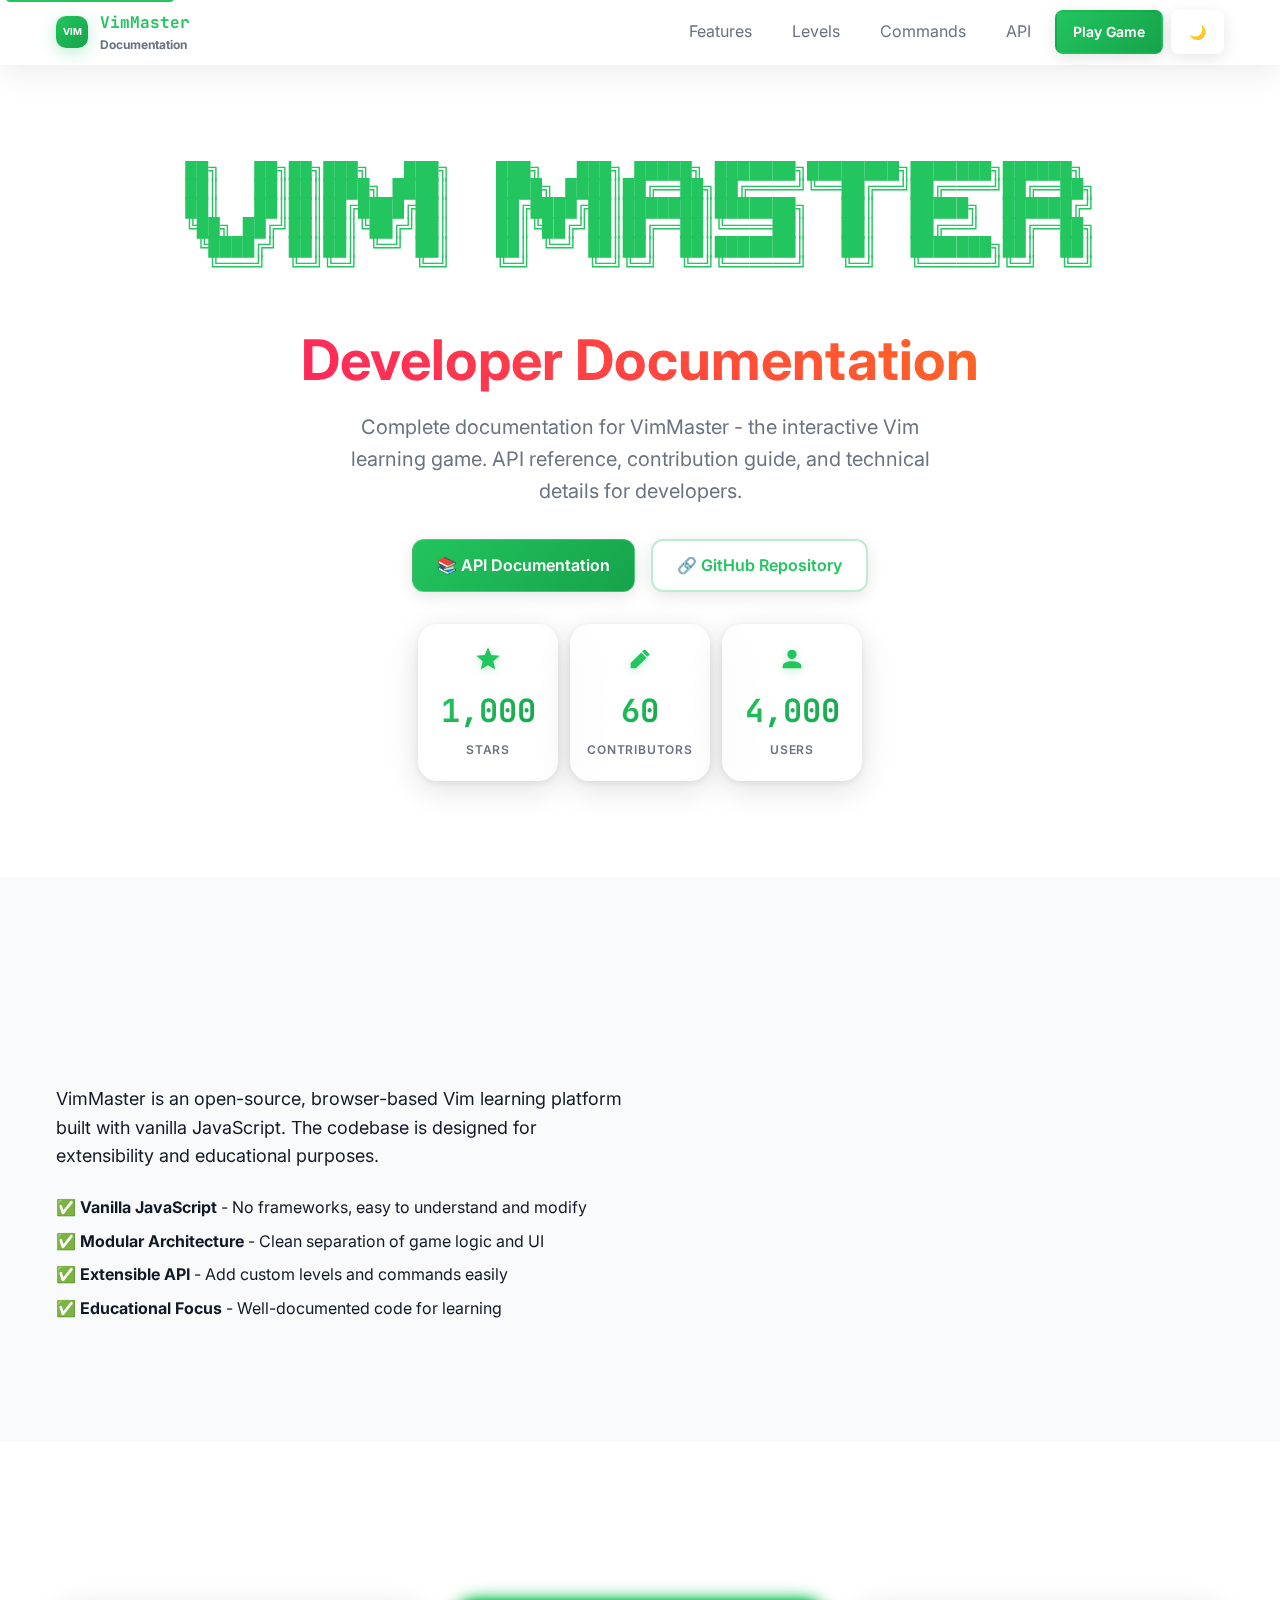
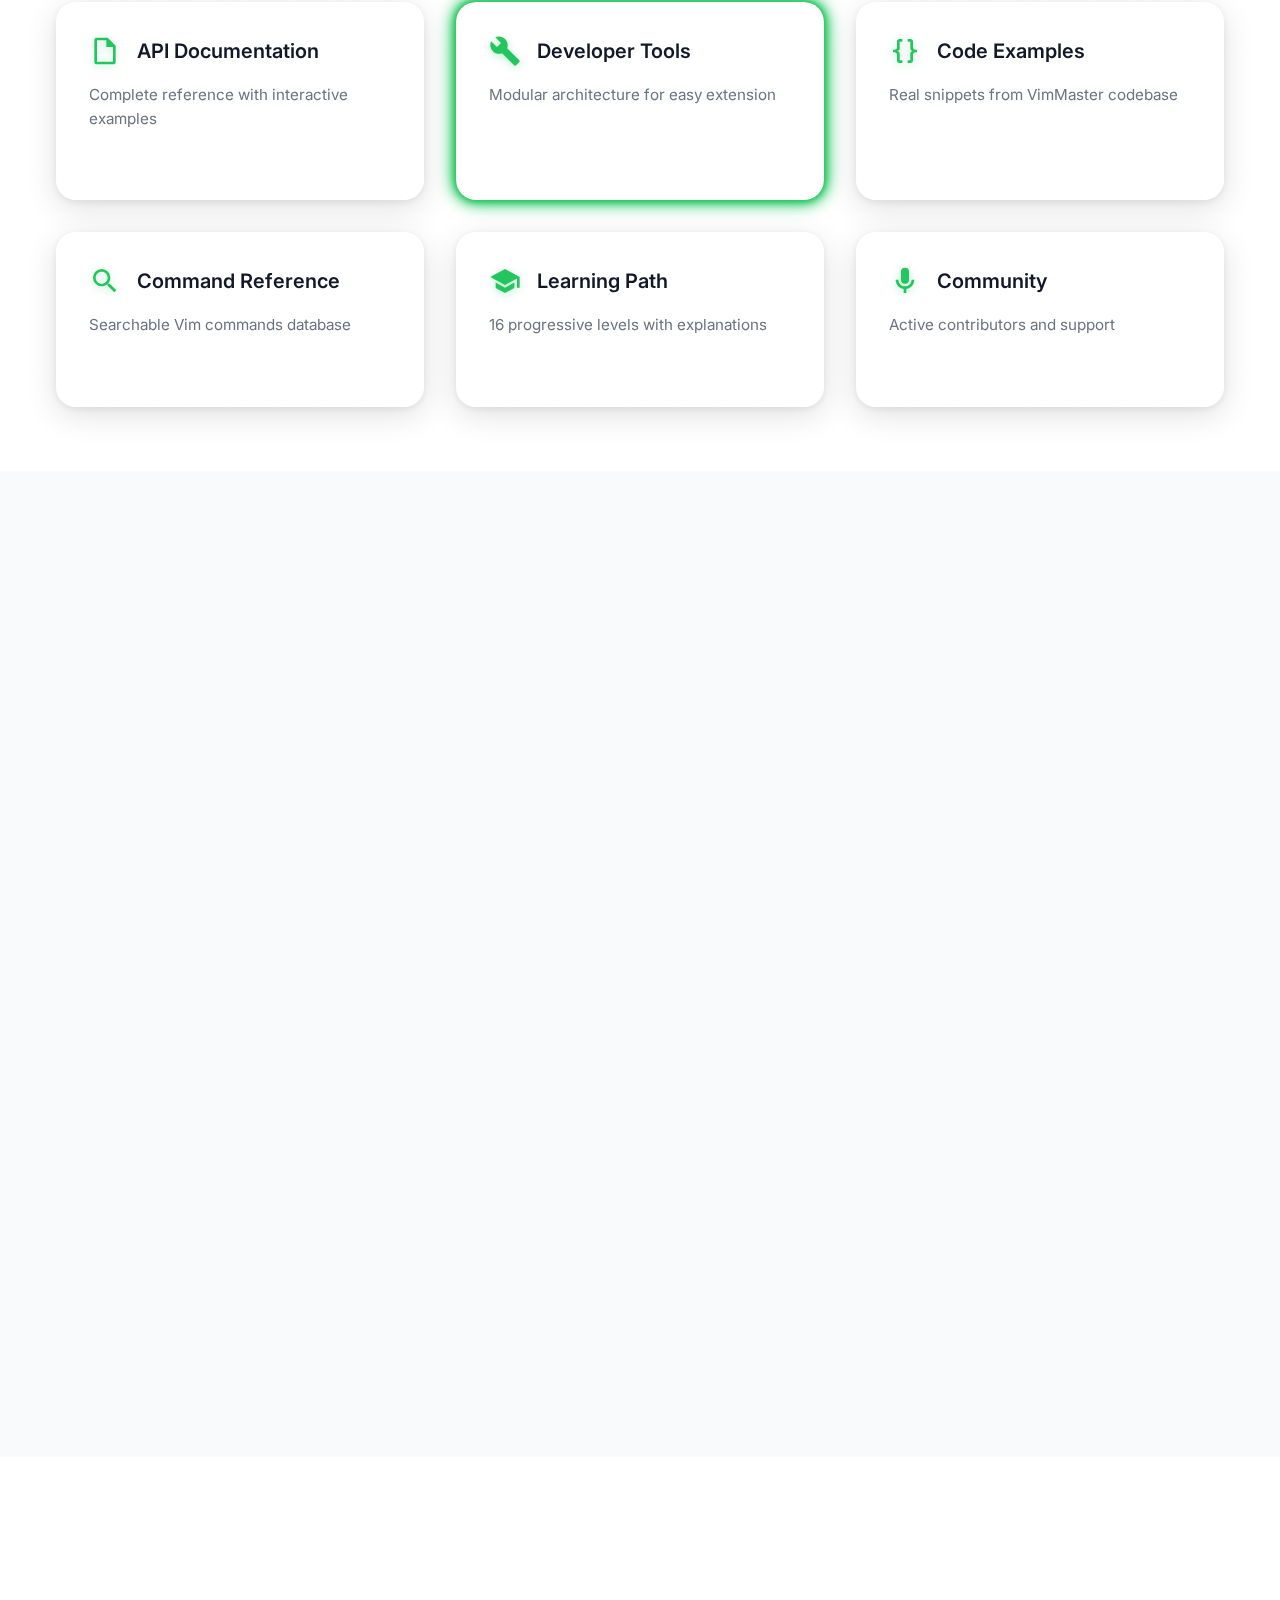
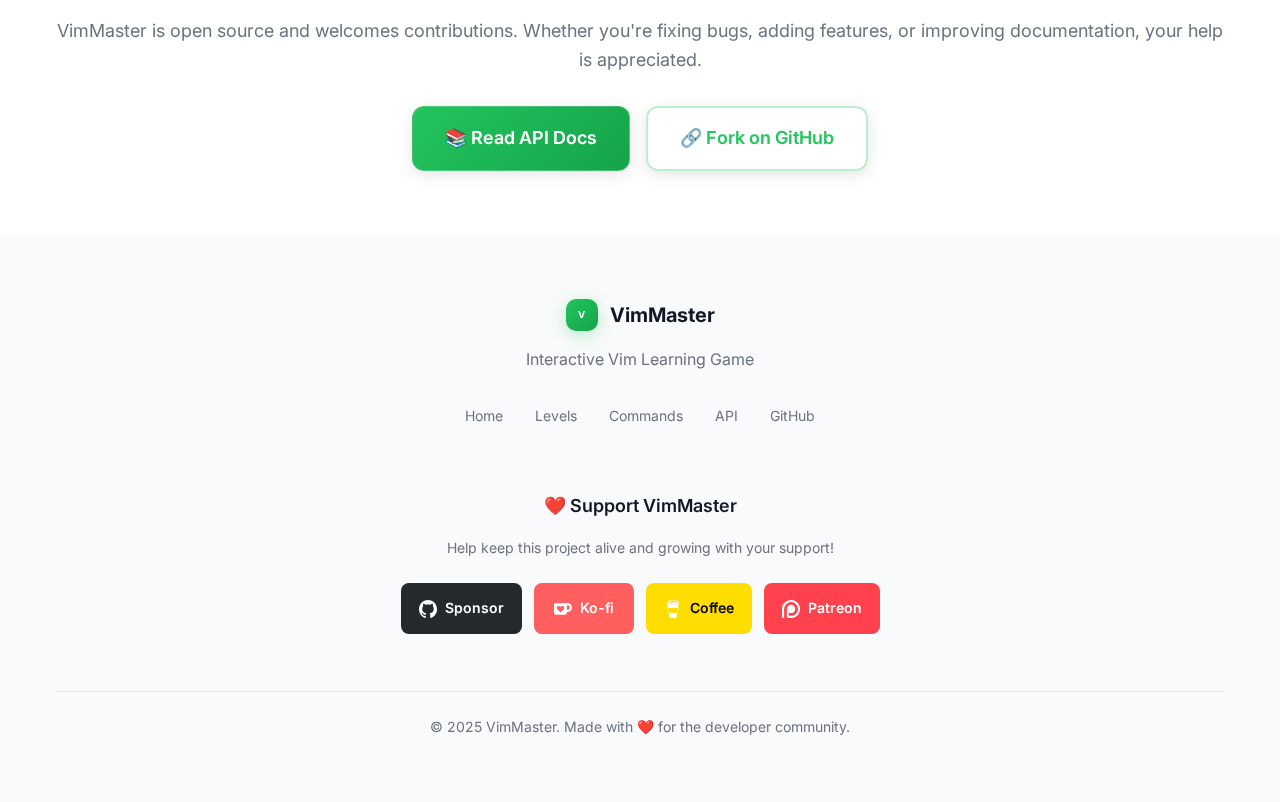
<file: index.html>
<!DOCTYPE html>
<html lang="en">
<head>
    <meta charset="UTF-8">
    <meta name="viewport" content="width=device-width, initial-scale=1.0, maximum-scale=5.0, user-scalable=yes">
    <title>VimMaster Documentation - Interactive Vim Learning Game</title>
    <meta name="description" content="Learn Vim commands through an interactive browser-based game. 16 levels, progress tracking, and real Vim behavior.">
    
    <!-- SEO & Social Meta Tags -->
    <meta property="og:title" content="VimMaster Documentation - Interactive Vim Learning">
    <meta property="og:description" content="Complete documentation for VimMaster - the interactive Vim learning game with API reference and developer guides.">
    <meta property="og:type" content="website">
    <meta property="og:url" content="https://vim-master.com">
    <meta property="og:image" content="https://vim-master.com/img/vimmaster-og.png">
    <meta name="twitter:card" content="summary_large_image">
    <meta name="twitter:title" content="VimMaster Documentation">
    <meta name="twitter:description" content="Interactive Vim learning game documentation and API reference">
    <meta name="author" content="VimMaster Team">
    <meta name="keywords" content="vim, editor, learning, game, interactive, documentation, api, developer">
    
    <!-- Performance Optimizations -->
    <link rel="preload" href="https://fonts.googleapis.com/css2?family=JetBrains+Mono:wght@400;500;600&family=Inter:wght@300;400;500;600;700&display=swap" as="style">
    <link href="https://fonts.googleapis.com/css2?family=JetBrains+Mono:wght@400;500;600&family=Inter:wght@300;400;500;600;700&display=swap" rel="stylesheet">
    <link rel="stylesheet" href="css/main.css">
    <link rel="icon" type="image/svg+xml" href="favicon.svg">

    
    <!-- Accessibility -->
    <meta name="color-scheme" content="light dark">
    <meta name="theme-color" content="#22c55e">
</head>
<body>
    <!-- Skip Navigation -->
    <a href="#main-content" class="skip-nav">Skip to main content</a>
    
    <!-- Command Palette -->
    <div id="command-palette" class="command-palette" role="dialog" aria-hidden="true">
        <div class="command-palette-backdrop"></div>
        <div class="command-palette-content">
            <input type="text" id="command-input" placeholder="Search documentation..." class="command-input">
            <div id="command-results" class="command-results"></div>
        </div>
    </div>
    <!-- Header -->
    <header class="header">
        <nav class="nav container">
            <a href="index.html" class="logo">
                <div class="logo-icon">VIM</div>
                <div>
                    <div class="vim-logo">VimMaster</div>
                    <div style="font-size: 0.75rem; color: var(--text-muted);">Documentation</div>
                </div>
            </a>
            
            <div class="nav-links">
                <a href="#features" class="nav-link">Features</a>
                <a href="levels.html" class="nav-link">Levels</a>
                <a href="commands.html" class="nav-link">Commands</a>
                <a href="api.html" class="nav-link">API</a>
                <a href="https://github.com/renzorlive/vimmaster" class="btn btn-primary nav-btn">Play Game</a>
                <button id="theme-toggle" class="btn btn-secondary nav-btn">🌙</button>
            </div>
            
            <button id="mobile-menu-btn" class="mobile-menu-btn btn btn-secondary">☰</button>
        </nav>
    </header>

    <!-- Mobile Menu -->
    <div id="mobile-overlay" class="mobile-overlay"></div>
    <div id="mobile-menu" class="mobile-menu">
        <div class="mobile-menu-header">
            <h2>Navigation</h2>
            <button id="mobile-close" class="btn btn-secondary">✕</button>
        </div>
        <nav>
            <a href="#features" class="nav-link">📋 Features</a>
            <a href="levels.html" class="nav-link">🎯 Levels</a>
            <a href="commands.html" class="nav-link">⌨️ Commands</a>
            <a href="api.html" class="nav-link">📚 API</a>
            <a href="https://github.com/renzorlive/vimmaster" class="btn btn-primary">🎮 Play Game</a>
        </nav>
    </div>

    <!-- Hero -->
    <main id="main-content">
    <section class="hero">
        <div class="container">
            <pre class="ascii-logo">
██╗   ██╗██╗███╗   ███╗    ███╗   ███╗ █████╗ ███████╗████████╗███████╗██████╗ 
██║   ██║██║████╗ ████║    ████╗ ████║██╔══██╗██╔════╝╚══██╔══╝██╔════╝██╔══██╗
██║   ██║██║██╔████╔██║    ██╔████╔██║███████║███████╗   ██║   █████╗  ██████╔╝
╚██╗ ██╔╝██║██║╚██╔╝██║    ██║╚██╔╝██║██╔══██║╚════██║   ██║   ██╔══╝  ██╔══██╗
 ╚████╔╝ ██║██║ ╚═╝ ██║    ██║ ╚═╝ ██║██║  ██║███████║   ██║   ███████╗██║  ██║
  ╚═══╝  ╚═╝╚═╝     ╚═╝    ╚═╝     ╚═╝╚═╝  ╚═╝╚══════╝   ╚═╝   ╚══════╝╚═╝  ╚═╝
            </pre>
            <h1 class="hero-title holographic">Developer Documentation</h1>
            <p class="hero-subtitle">
                Complete documentation for VimMaster - the interactive Vim learning game. 
                API reference, contribution guide, and technical details for developers.
            </p>
            <div class="hero-buttons">
                <a href="api.html" class="btn btn-primary">📚 API Documentation</a>
                <a href="https://github.com/renzorlive/vimmaster" class="btn btn-secondary">🔗 GitHub Repository</a>
            </div>
            
            <!-- Social Proof -->
            <div class="stats-container">
                <div class="stat-card">
                    <svg class="stat-icon" viewBox="0 0 24 24" fill="currentColor">
                        <path d="M12,17.27L18.18,21L16.54,13.97L22,9.24L14.81,8.62L12,2L9.19,8.62L2,9.24L7.45,13.97L5.82,21L12,17.27Z"/>
                    </svg>
                    <span class="stat-number" data-count="2500">0</span>
                    <span class="stat-label">Stars</span>
                </div>
                <div class="stat-card">
                    <svg class="stat-icon" viewBox="0 0 24 24" fill="currentColor">
                        <path d="M16,4C15.71,4 15.43,4.09 15.21,4.29L13.85,5.64L18.36,10.15L19.71,8.79C20.1,8.4 20.1,7.77 19.71,7.38L16.62,4.29C16.4,4.09 16.11,4 15.83,4H16M13.13,6.36L4,15.5V20H8.5L17.64,10.87L13.13,6.36Z"/>
                    </svg>
                    <span class="stat-number" data-count="150">0</span>
                    <span class="stat-label">Contributors</span>
                </div>
                <div class="stat-card">
                    <svg class="stat-icon" viewBox="0 0 24 24" fill="currentColor">
                        <path d="M12,4A4,4 0 0,1 16,8A4,4 0 0,1 12,12A4,4 0 0,1 8,8A4,4 0 0,1 12,4M12,14C16.42,14 20,15.79 20,18V20H4V18C4,15.79 7.58,14 12,14Z"/>
                    </svg>
                    <span class="stat-number" data-count="10000">0</span>
                    <span class="stat-label">Users</span>
                </div>
            </div>

        </div>
    </section>

    <!-- Project Overview -->
    <section class="section bg-alt">
        <div class="container">
            <h2 class="text-center mb-8" style="font-size: 2.5rem; font-weight: bold;">Project Overview</h2>
            <div class="grid grid-2" style="align-items: center;">
                <div>
                    <p style="font-size: 1.125rem; margin-bottom: 1.5rem;">
                        VimMaster is an open-source, browser-based Vim learning platform built with vanilla JavaScript. 
                        The codebase is designed for extensibility and educational purposes.
                    </p>
                    <ul style="list-style: none; padding: 0;">
                        <li style="margin-bottom: 0.5rem;">✅ <strong>Vanilla JavaScript</strong> - No frameworks, easy to understand and modify</li>
                        <li style="margin-bottom: 0.5rem;">✅ <strong>Modular Architecture</strong> - Clean separation of game logic and UI</li>
                        <li style="margin-bottom: 0.5rem;">✅ <strong>Extensible API</strong> - Add custom levels and commands easily</li>
                        <li style="margin-bottom: 0.5rem;">✅ <strong>Educational Focus</strong> - Well-documented code for learning</li>
                    </ul>
                </div>
                <div class="card">
                    <h3 style="margin-bottom: 1rem; font-weight: bold;">Quick Setup</h3>
                    <div class="code-block" style="margin-bottom: 1rem;">
<p>git clone https://github.com/renzorlive/vimmaster.git</p>
<p>cd vimmaster</p>
<p># Serve locally</p>
<p>python -m http.server 8000</p>
<p># or</p>
<p>npx serve .</p>
                    </div>
                    <p style="color: var(--text-muted); font-size: 0.875rem;">
                        No build process required. Pure HTML/CSS/JS that runs in any modern browser.
                    </p>
                </div>
            </div>
        </div>
    </section>

    <!-- Developer Features -->
    <section id="features" class="section">
        <div class="container">
            <h2 class="text-center mb-8" style="font-size: 2.5rem; font-weight: bold;">Developer Features</h2>
            
            <div class="features-grid">
                <div class="feature-card card-3d morph-shape">
                    <div class="feature-header">
                        <svg class="feature-svg" viewBox="0 0 24 24" fill="currentColor">
                            <path d="M14,2H6A2,2 0 0,0 4,4V20A2,2 0 0,0 6,22H18A2,2 0 0,0 20,20V8L14,2M18,20H6V4H13V9H18V20Z"/>
                        </svg>
                        <h3>API Documentation</h3>
                    </div>
                    <p>Complete reference with interactive examples</p>
                    <div class="skill-bar">
                        <div class="skill-progress" data-width="95"></div>
                        <span class="skill-text">95% Complete</span>
                    </div>
                </div>
                
                <div class="feature-card card-3d morph-shape neon-glow">
                    <div class="feature-header">
                        <svg class="feature-svg" viewBox="0 0 24 24" fill="currentColor">
                            <path d="M22.7 19l-9.1-9.1c.9-2.3.4-5-1.5-6.9-2-2-5-2.4-7.4-1.3L9 6 6 9 1.6 4.7C.4 7.1.9 10.1 2.9 12.1c1.9 1.9 4.6 2.4 6.9 1.5l9.1 9.1c.4.4 1 .4 1.4 0l2.3-2.3c.5-.4.5-1.1.1-1.4z"/>
                        </svg>
                        <h3>Developer Tools</h3>
                    </div>
                    <p>Modular architecture for easy extension</p>
                    <div class="skill-bar">
                        <div class="skill-progress" data-width="88"></div>
                        <span class="skill-text">88% Modular</span>
                    </div>
                </div>
                
                <div class="feature-card card-3d morph-shape">
                    <div class="feature-header">
                        <svg class="feature-svg" viewBox="0 0 24 24" fill="currentColor">
                            <path d="M8,3A2,2 0 0,0 6,5V9A2,2 0 0,1 4,11H3V13H4A2,2 0 0,1 6,15V19A2,2 0 0,0 8,21H10V19H8V14A2,2 0 0,0 6,12A2,2 0 0,0 8,10V5H10V3M16,3A2,2 0 0,1 18,5V9A2,2 0 0,0 20,11H21V13H20A2,2 0 0,0 18,15V19A2,2 0 0,1 16,21H14V19H16V14A2,2 0 0,1 18,12A2,2 0 0,1 16,10V5H14V3H16Z"/>
                        </svg>
                        <h3>Code Examples</h3>
                    </div>
                    <p>Real snippets from VimMaster codebase</p>
                    <div class="skill-bar">
                        <div class="skill-progress" data-width="92"></div>
                        <span class="skill-text">92% Coverage</span>
                    </div>
                </div>
                
                <div class="feature-card card-3d morph-shape">
                    <div class="feature-header">
                        <svg class="feature-svg" viewBox="0 0 24 24" fill="currentColor">
                            <path d="M9.5,3A6.5,6.5 0 0,1 16,9.5C16,11.11 15.41,12.59 14.44,13.73L14.71,14H15.5L20.5,19L19,20.5L14,15.5V14.71L13.73,14.44C12.59,15.41 11.11,16 9.5,16A6.5,6.5 0 0,1 3,9.5A6.5,6.5 0 0,1 9.5,3M9.5,5C7,5 5,7 5,9.5C5,12 7,14 9.5,14C12,14 14,12 14,9.5C14,7 12,5 9.5,5Z"/>
                        </svg>
                        <h3>Command Reference</h3>
                    </div>
                    <p>Searchable Vim commands database</p>
                    <div class="skill-bar">
                        <div class="skill-progress" data-width="100"></div>
                        <span class="skill-text">100% Searchable</span>
                    </div>
                </div>
                
                <div class="feature-card card-3d morph-shape">
                    <div class="feature-header">
                        <svg class="feature-svg" viewBox="0 0 24 24" fill="currentColor">
                            <path d="M12,3L1,9L12,15L21,10.09V17H23V9M5,13.18V17.18L12,21L19,17.18V13.18L12,17L5,13.18Z"/>
                        </svg>
                        <h3>Learning Path</h3>
                    </div>
                    <p>16 progressive levels with explanations</p>
                    <div class="skill-bar">
                        <div class="skill-progress" data-width="75"></div>
                        <span class="skill-text">12/16 Levels</span>
                    </div>
                </div>
                
                <div class="feature-card card-3d morph-shape">
                    <div class="feature-header">
                        <svg class="feature-svg" viewBox="0 0 24 24" fill="currentColor">
                            <path d="M12,2A3,3 0 0,1 15,5V11A3,3 0 0,1 12,14A3,3 0 0,1 9,11V5A3,3 0 0,1 12,2M19,11C19,14.53 16.39,17.44 13,17.93V21H11V17.93C7.61,17.44 5,14.53 5,11H7A5,5 0 0,0 12,16A5,5 0 0,0 17,11H19Z"/>
                        </svg>
                        <h3>Community</h3>
                    </div>
                    <p>Active contributors and support</p>
                    <div class="skill-bar">
                        <div class="skill-progress" data-width="85"></div>
                        <span class="skill-text">150+ Contributors</span>
                    </div>
                </div>
            </div>
        </div>
    </section>

    <!-- Documentation Sections -->
    <section class="section bg-alt">
        <div class="container">
            <h2 class="text-center mb-8" style="font-size: 2.5rem; font-weight: bold;">Documentation Sections</h2>
            
            <div class="grid grid-2" style="gap: 2rem;">
                <div class="card">
                    <h3 style="font-weight: bold; margin-bottom: 1rem; color: var(--primary);">API Reference</h3>
                    <p style="margin-bottom: 1rem; color: var(--text-muted);">Complete technical documentation for developers</p>
                    <ul style="list-style: none; padding: 0; margin-bottom: 1.5rem;">
                        <li style="margin-bottom: 0.5rem;">• Game State Management</li>
                        <li style="margin-bottom: 0.5rem;">• Level Creation API</li>
                        <li style="margin-bottom: 0.5rem;">• Command System</li>
                        <li style="margin-bottom: 0.5rem;">• Event Handling</li>
                    </ul>
                    <a href="api.html" class="btn btn-primary">View API Docs</a>
                </div>
                
                <div class="card">
                    <h3 style="font-weight: bold; margin-bottom: 1rem; color: var(--primary);">Command Reference</h3>
                    <p style="margin-bottom: 1rem; color: var(--text-muted);">Searchable Vim command database with examples</p>
                    <ul style="list-style: none; padding: 0; margin-bottom: 1.5rem;">
                        <li style="margin-bottom: 0.5rem;">• Movement Commands</li>
                        <li style="margin-bottom: 0.5rem;">• Editing Operations</li>
                        <li style="margin-bottom: 0.5rem;">• Search & Replace</li>
                        <li style="margin-bottom: 0.5rem;">• Advanced Features</li>
                    </ul>
                    <a href="commands.html" class="btn btn-primary">Browse Commands</a>
                </div>
                
                <div class="card">
                    <h3 style="font-weight: bold; margin-bottom: 1rem; color: var(--primary);">Levels Guide</h3>
                    <p style="margin-bottom: 1rem; color: var(--text-muted);">Detailed breakdown of all 16 learning levels</p>
                    <ul style="list-style: none; padding: 0; margin-bottom: 1.5rem;">
                        <li style="margin-bottom: 0.5rem;">• Progressive Learning Path</li>
                        <li style="margin-bottom: 0.5rem;">• Command Examples</li>
                        <li style="margin-bottom: 0.5rem;">• Real-world Usage</li>
                        <li style="margin-bottom: 0.5rem;">• Memory Techniques</li>
                    </ul>
                    <a href="levels.html" class="btn btn-primary">View Levels</a>
                </div>
                
                <div class="card">
                    <h3 style="font-weight: bold; margin-bottom: 1rem; color: var(--primary);">GitHub Repository</h3>
                    <p style="margin-bottom: 1rem; color: var(--text-muted);">Source code, issues, and contribution guidelines</p>
                    <ul style="list-style: none; padding: 0; margin-bottom: 1.5rem;">
                        <li style="margin-bottom: 0.5rem;">• Source Code Access</li>
                        <li style="margin-bottom: 0.5rem;">• Issue Tracking</li>
                        <li style="margin-bottom: 0.5rem;">• Pull Requests</li>
                        <li style="margin-bottom: 0.5rem;">• Release Notes</li>
                    </ul>
                    <a href="https://github.com/renzorlive/vimmaster" class="btn btn-primary">View on GitHub</a>
                </div>
            </div>
        </div>
    </section>

    <!-- Getting Started -->
    <section class="section">
        <div class="container text-center">
            <h2 style="font-size: 2.5rem; font-weight: bold; margin-bottom: 2rem;">Ready to Contribute?</h2>
            <p style="font-size: 1.125rem; margin-bottom: 2rem; color: var(--text-muted);">
                VimMaster is open source and welcomes contributions. Whether you're fixing bugs, 
                adding features, or improving documentation, your help is appreciated.
            </p>
            
            <div class="hero-buttons">
                <a href="api.html" class="btn btn-primary" style="font-size: 1.125rem; padding: 1rem 2rem;">
                    📚 Read API Docs
                </a>
                <a href="https://github.com/renzorlive/vimmaster" class="btn btn-secondary" style="font-size: 1.125rem; padding: 1rem 2rem;">
                    🔗 Fork on GitHub
                </a>
            </div>
            

        </div>
    </section>

    <!-- Footer -->
    <div id="footer-placeholder"></div>

    </main>
    
    <!-- Toast Notifications -->
    <div id="toast-container" class="toast-container" aria-live="polite"></div>
    
    <!-- Newsletter Modal -->
    <div id="newsletter-modal" class="newsletter-modal" role="dialog" aria-hidden="true">
        <div class="newsletter-backdrop"></div>
        <div class="newsletter-content">
            <button class="newsletter-close" aria-label="Close newsletter signup">×</button>
            <h3>Stay Updated with VimMaster</h3>
            <p>Get the latest updates, tutorials, and tips delivered to your inbox.</p>
            <form class="newsletter-form">
                <input type="email" placeholder="Enter your email" required>
                <button type="submit" class="btn btn-primary">Subscribe</button>
            </form>
        </div>
    </div>

    <script src="js/main.js"></script>
    <script src="js/advanced.js"></script>
    
    <!-- JSON-LD Structured Data -->
    <script type="application/ld+json">
    {
        "@context": "https://schema.org",
        "@type": "SoftwareApplication",
        "name": "VimMaster",
        "description": "Interactive Vim learning game with 16 progressive levels",
        "url": "https://vim-master.com",
        "applicationCategory": "EducationalApplication",
        "operatingSystem": "Web Browser",
        "offers": {
            "@type": "Offer",
            "price": "0",
            "priceCurrency": "USD"
        },
        "author": {
            "@type": "Organization",
            "name": "VimMaster Team"
        }
    }
    </script>
</body>
</html>
</file>
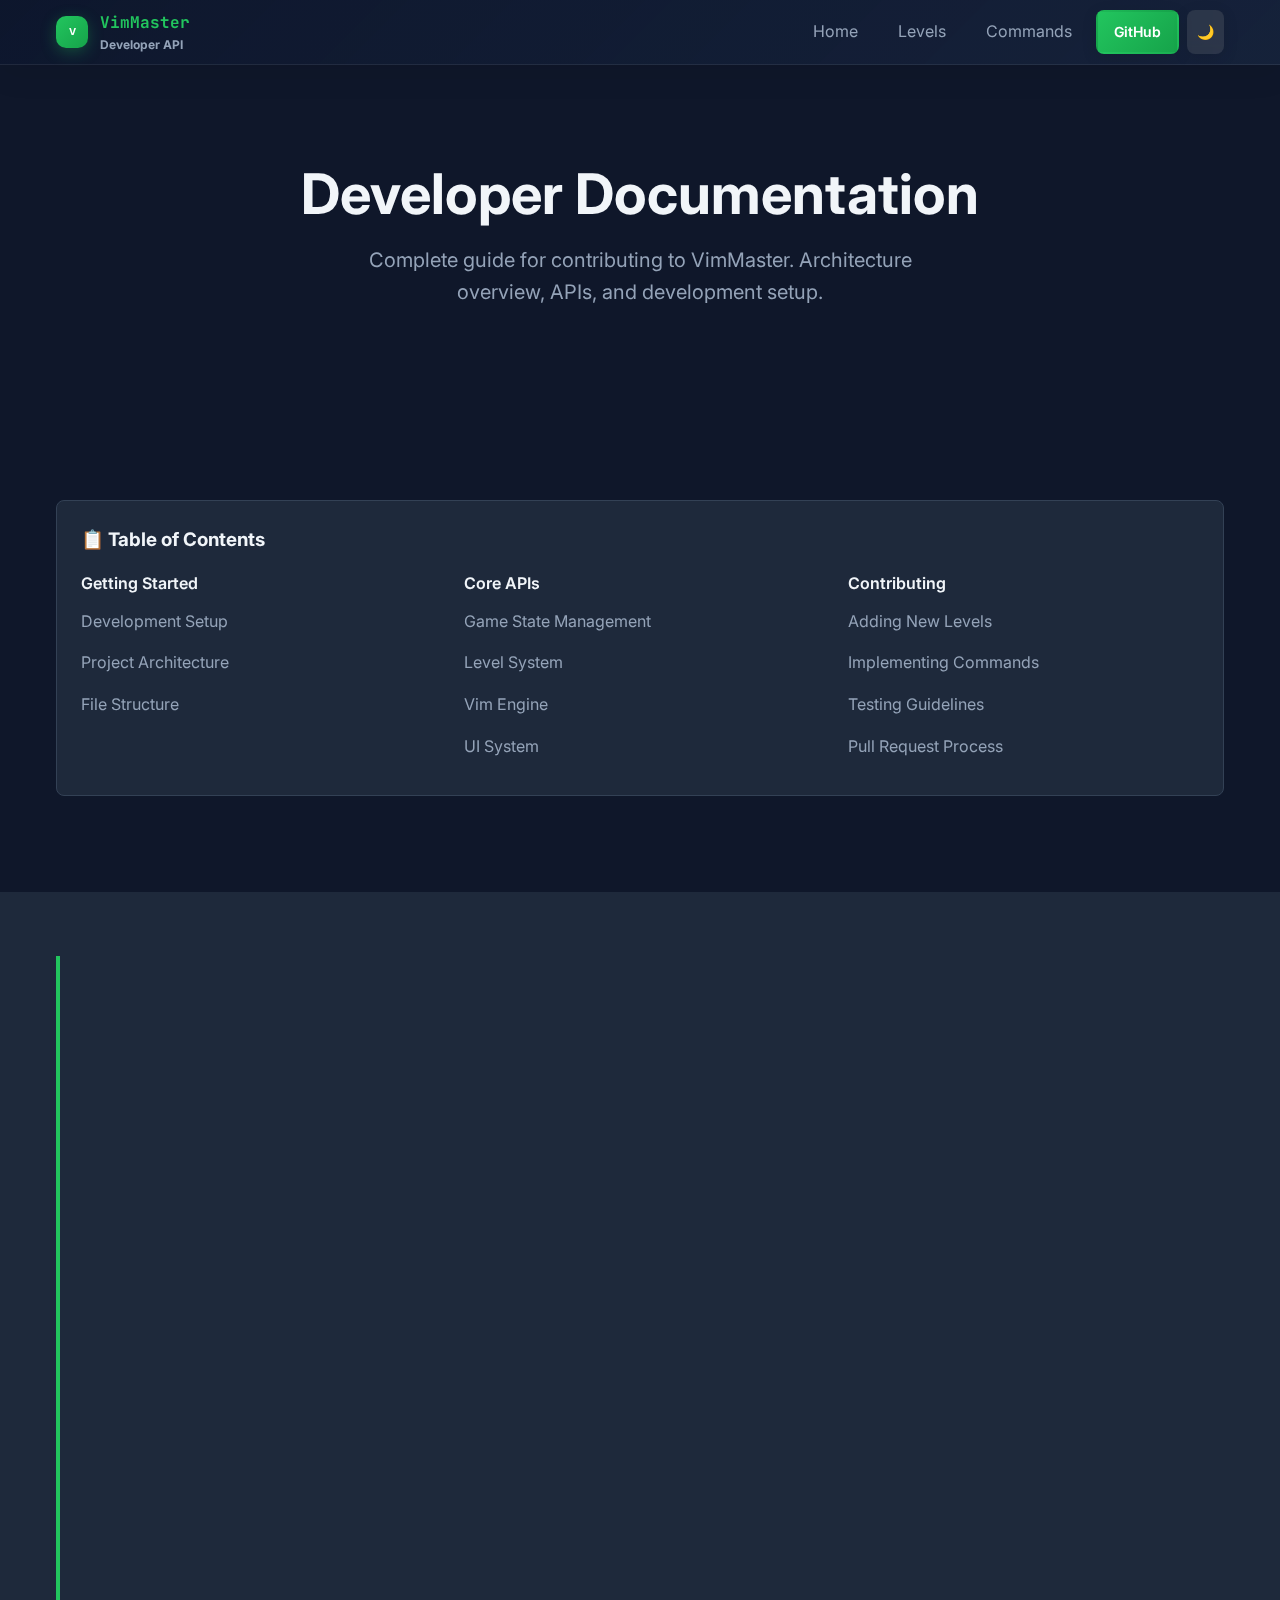
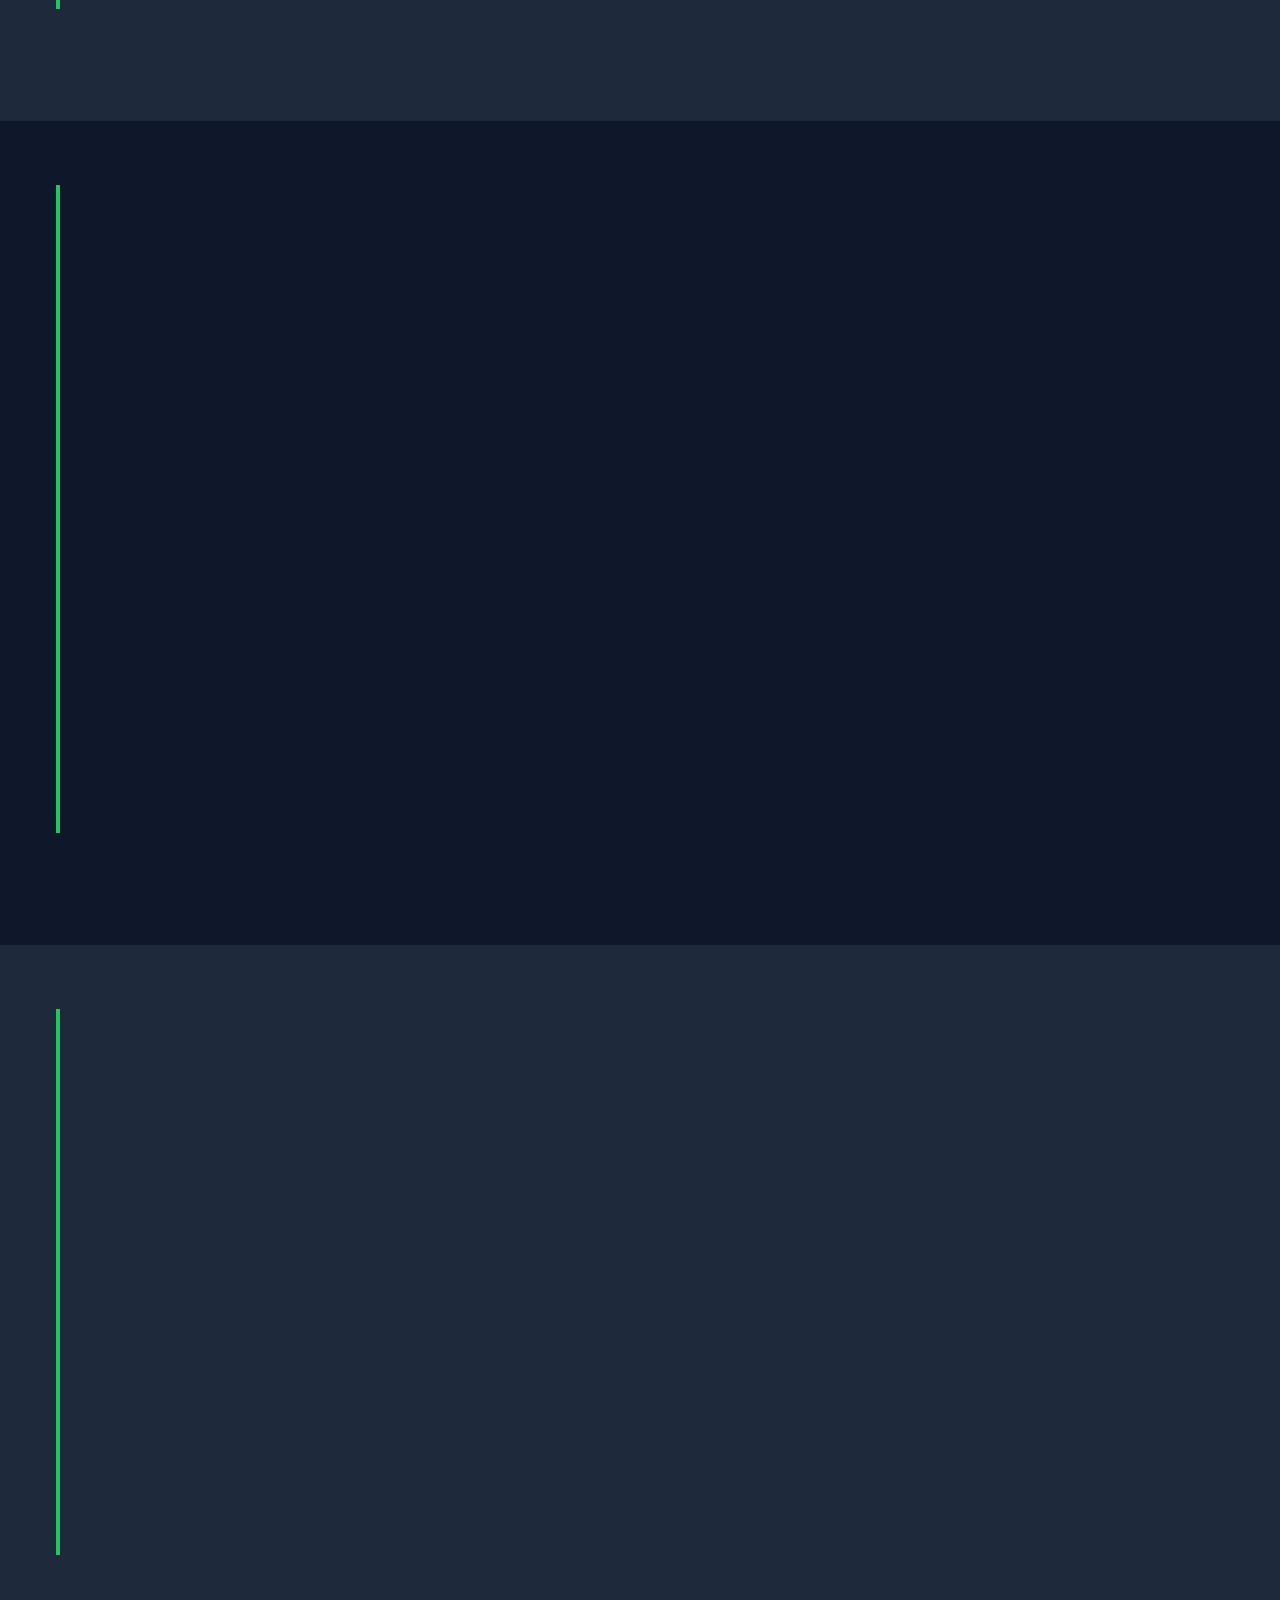
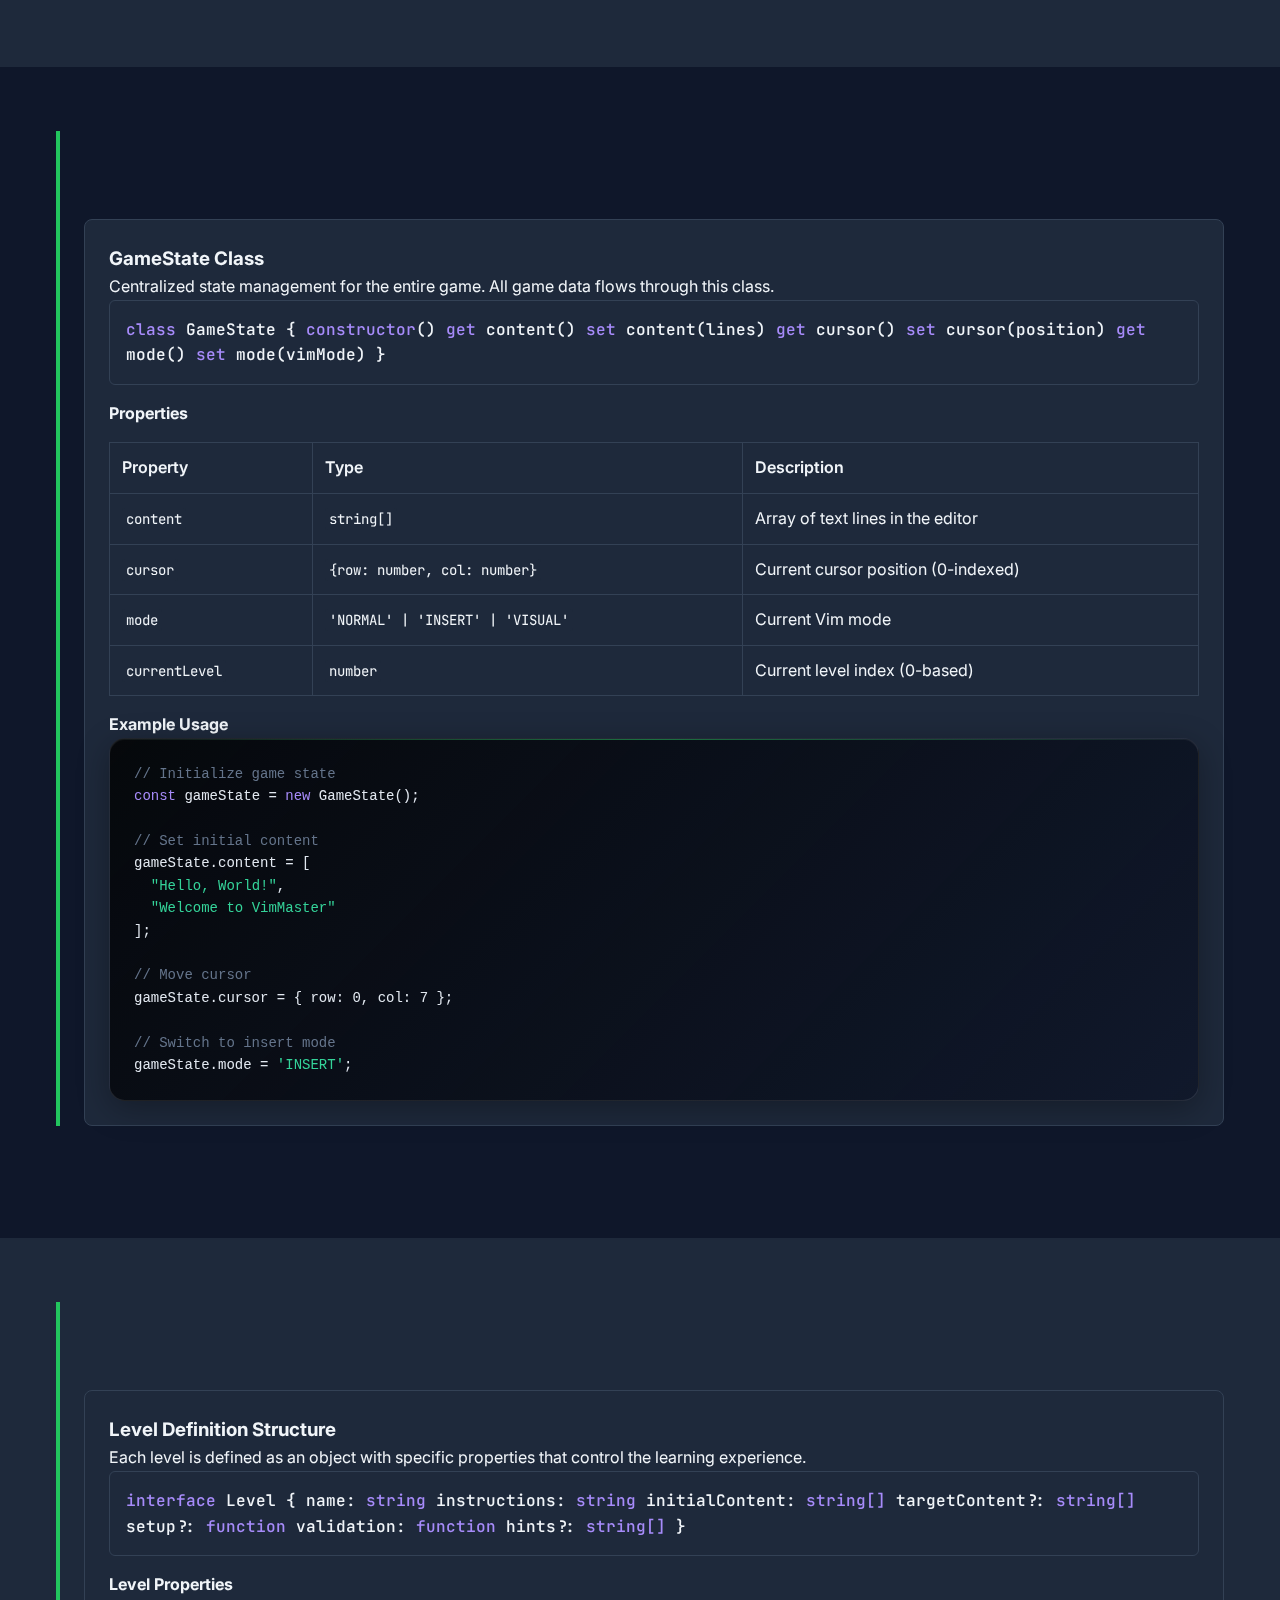
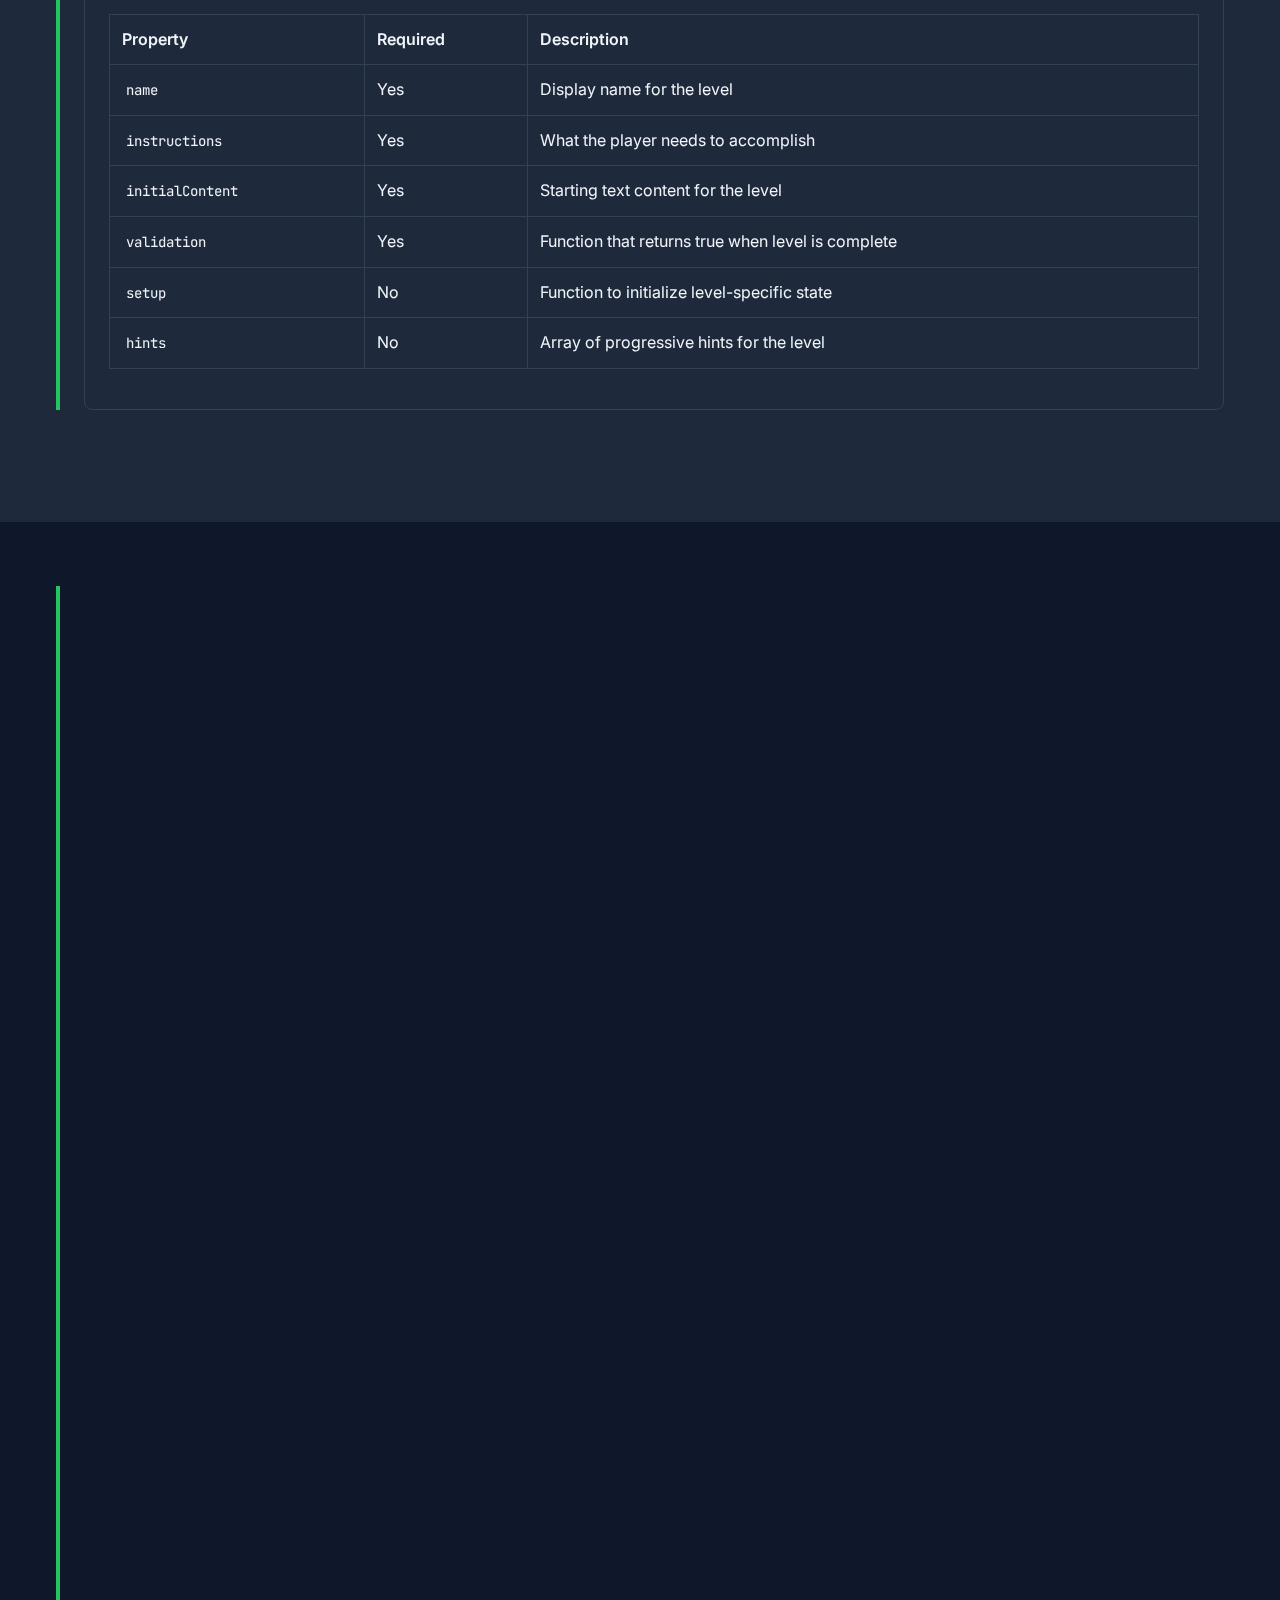
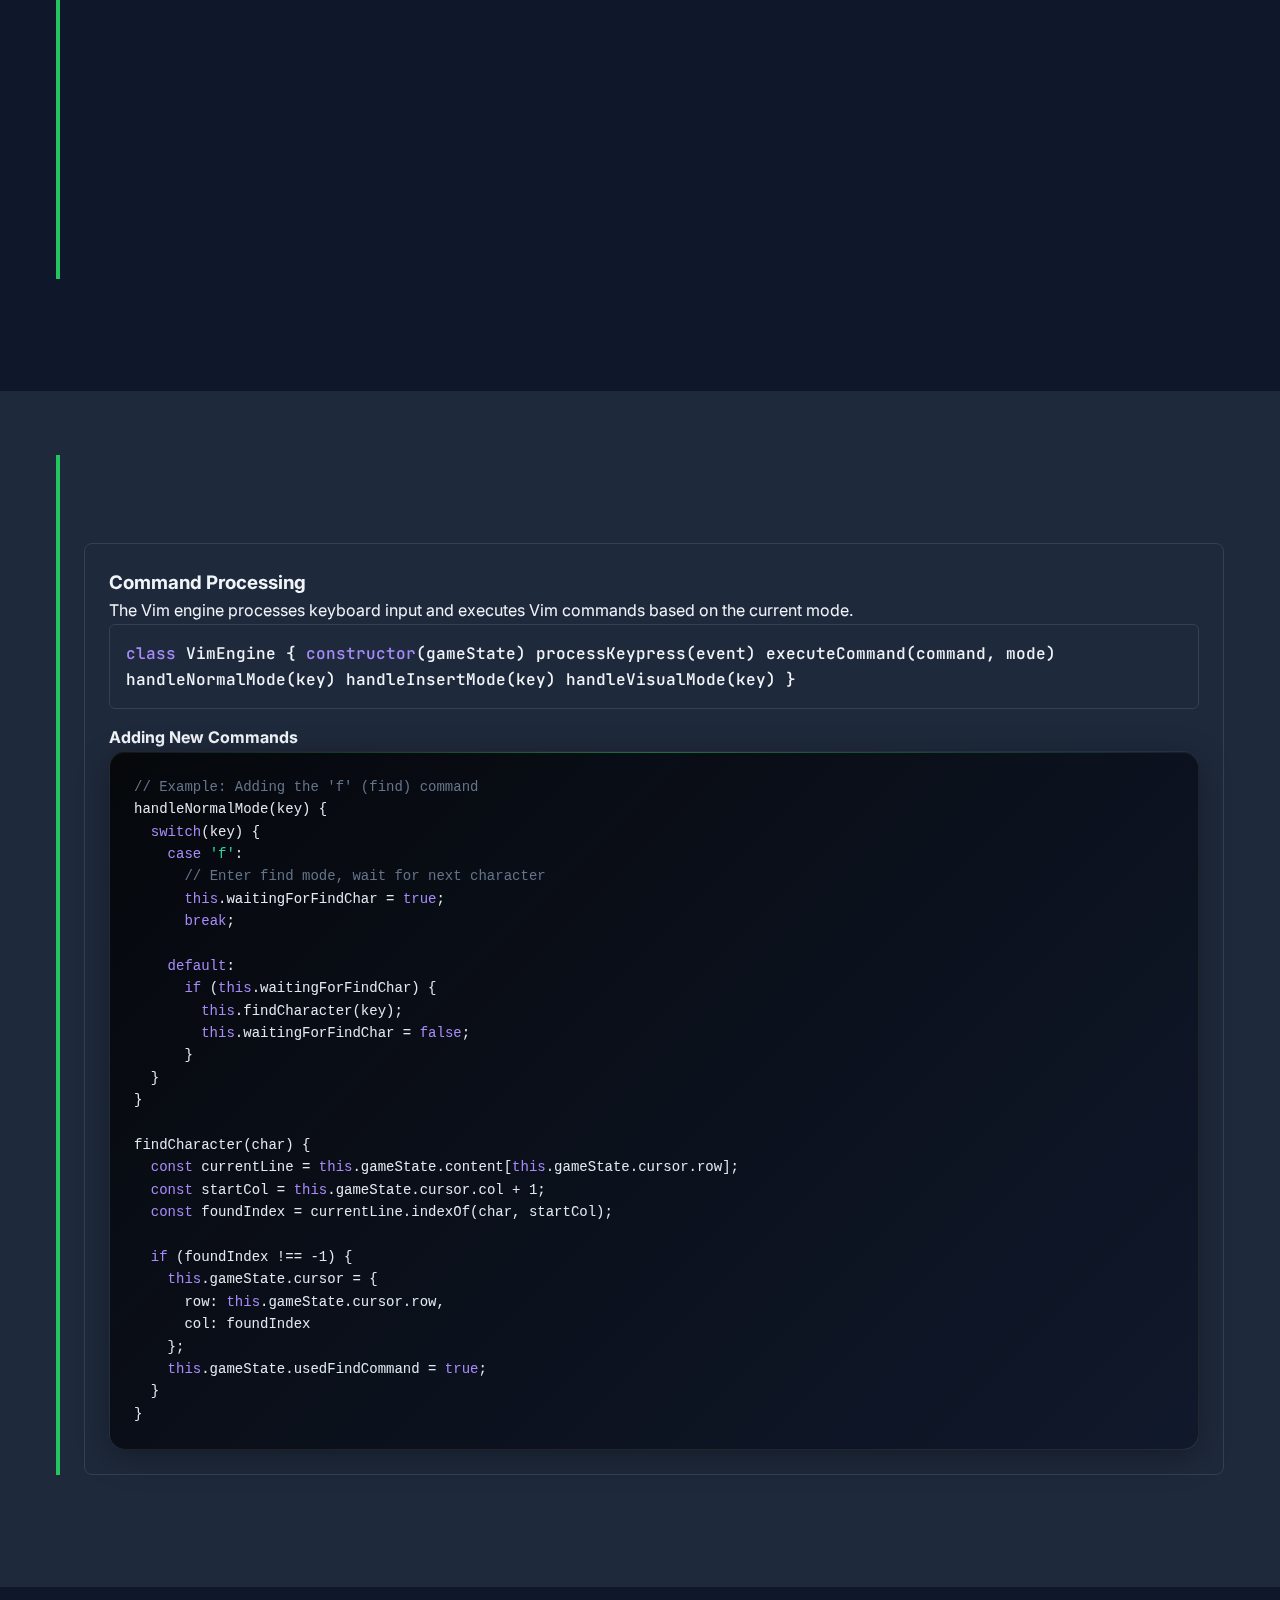
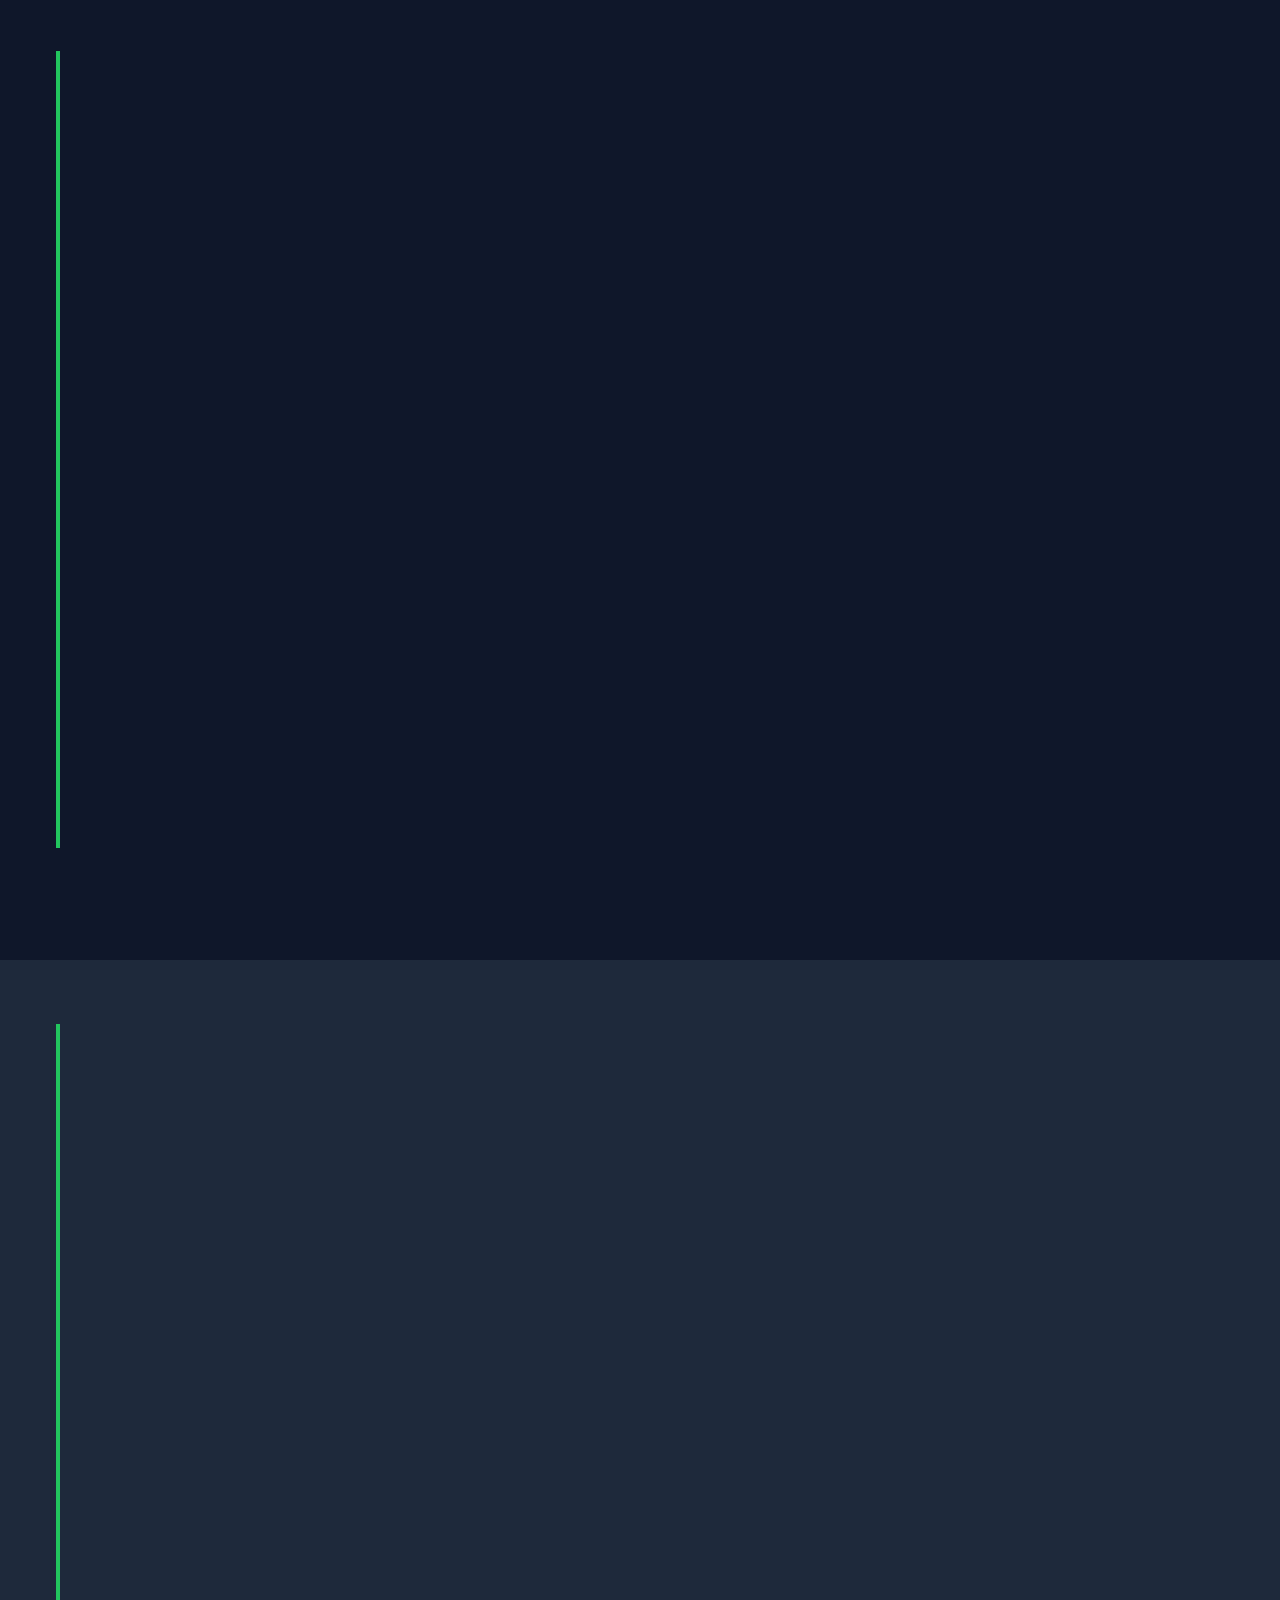
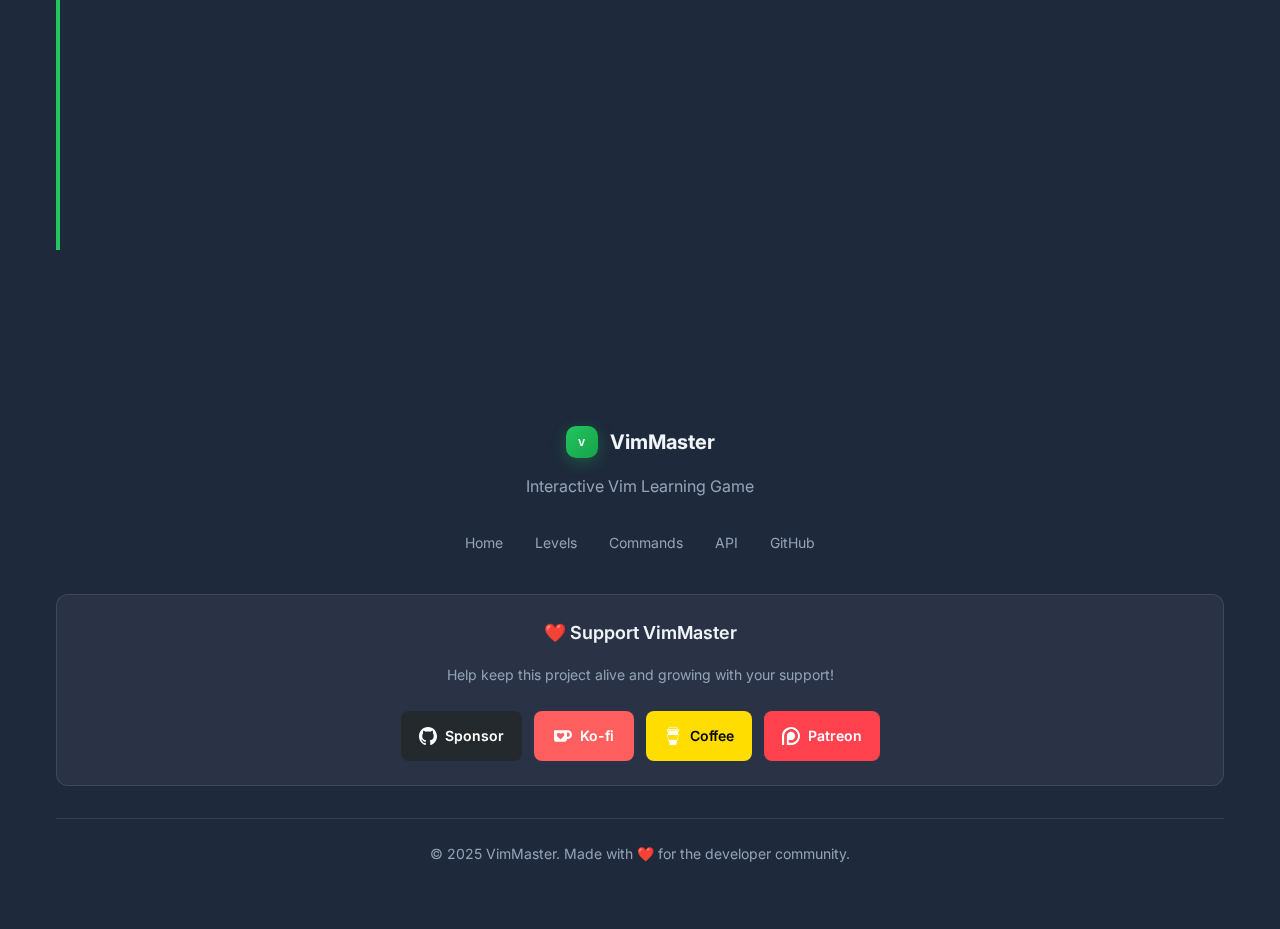
<file: api.html>
<!DOCTYPE html>
<html lang="en">
<head>
    <meta charset="UTF-8">
    <meta name="viewport" content="width=device-width, initial-scale=1.0, maximum-scale=5.0, user-scalable=yes">
    <title>Developer API - VimMaster Documentation</title>
    <meta name="description" content="Complete developer documentation for contributing to VimMaster. Architecture, APIs, and contribution guidelines.">
    <link href="https://fonts.googleapis.com/css2?family=JetBrains+Mono:wght@400;500;600&family=Inter:wght@300;400;500;600;700&display=swap" rel="stylesheet">
    <link rel="stylesheet" href="css/main.css">
</head>
<body>
    <!-- Header -->
    <header class="header">
        <nav class="nav container">
            <a href="index.html" class="logo">
                <div class="logo-icon">V</div>
                <div>
                    <div class="vim-logo">VimMaster</div>
                    <div style="font-size: 0.75rem; color: var(--text-muted);">Developer API</div>
                </div>
            </a>
            
            <div class="nav-links">
                <a href="index.html" class="nav-link">Home</a>
                <a href="levels.html" class="nav-link">Levels</a>
                <a href="commands.html" class="nav-link">Commands</a>
                <a href="https://github.com/renzorlive/vimmaster" class="btn btn-primary">GitHub</a>
                <button id="theme-toggle" class="btn btn-secondary" style="padding: 0.5rem;">🌙</button>
            </div>
            
            <button id="mobile-menu-btn" class="mobile-menu-btn btn btn-secondary">☰</button>
        </nav>
    </header>

    <!-- Mobile Menu -->
    <div id="mobile-overlay" class="mobile-overlay"></div>
    <div id="mobile-menu" class="mobile-menu">
        <div class="flex justify-between items-center mb-8">
            <h2>Menu</h2>
            <button id="mobile-close" class="btn btn-secondary">✕</button>
        </div>
        <nav class="space-y-4">
            <a href="index.html" class="nav-link">Home</a>
            <a href="levels.html" class="nav-link">Levels</a>
            <a href="commands.html" class="nav-link">Commands</a>
            <a href="https://github.com/renzorlive/vimmaster" class="btn btn-primary">GitHub</a>
        </nav>
    </div>

    <!-- Hero -->
    <section class="hero">
        <div class="container">
            <h1 class="hero-title">Developer Documentation</h1>
            <p class="hero-subtitle">
                Complete guide for contributing to VimMaster. Architecture overview, APIs, and development setup.
            </p>
        </div>
    </section>

    <!-- Table of Contents -->
    <section class="section">
        <div class="container">
            <div class="toc">
                <h3>📋 Table of Contents</h3>
                <div class="grid grid-3">
                    <div>
                        <h4 style="margin-bottom: 0.5rem; font-weight: 600;">Getting Started</h4>
                        <ul>
                            <li><a href="#setup">Development Setup</a></li>
                            <li><a href="#architecture">Project Architecture</a></li>
                            <li><a href="#file-structure">File Structure</a></li>
                        </ul>
                    </div>
                    <div>
                        <h4 style="margin-bottom: 0.5rem; font-weight: 600;">Core APIs</h4>
                        <ul>
                            <li><a href="#game-state">Game State Management</a></li>
                            <li><a href="#level-system">Level System</a></li>
                            <li><a href="#vim-engine">Vim Engine</a></li>
                            <li><a href="#ui-system">UI System</a></li>
                        </ul>
                    </div>
                    <div>
                        <h4 style="margin-bottom: 0.5rem; font-weight: 600;">Contributing</h4>
                        <ul>
                            <li><a href="#adding-levels">Adding New Levels</a></li>
                            <li><a href="#vim-commands">Implementing Commands</a></li>
                            <li><a href="#testing">Testing Guidelines</a></li>
                            <li><a href="#pull-requests">Pull Request Process</a></li>
                        </ul>
                    </div>
                </div>
            </div>
        </div>
    </section>

    <!-- Development Setup -->
    <section id="setup" class="section bg-alt">
        <div class="container">
            <div class="api-section">
                <h2 style="font-size: 2.5rem; margin-bottom: 1.5rem;">🚀 Development Setup</h2>
                
                <div class="card mb-8">
                    <h3 style="margin-bottom: 1rem;">Prerequisites</h3>
                    <ul style="margin-bottom: 1.5rem;">
                        <li>Modern web browser (Chrome, Firefox, Safari, Edge)</li>
                        <li>Text editor with JavaScript support</li>
                        <li>Basic knowledge of HTML, CSS, and JavaScript</li>
                        <li>Git for version control</li>
                    </ul>
                    
                    <h3 style="margin-bottom: 1rem;">Quick Start</h3>
                    <div class="code-block">
<pre><span class="comment"># Clone the repository</span>
git clone https://github.com/renzorlive/vimmaster.git
cd vimmaster

<span class="comment"># Switch to development branch</span>
git checkout advanced-testing

<span class="comment"># Open in browser</span>
open index.html  <span class="comment"># macOS</span>
start index.html <span class="comment"># Windows</span>
xdg-open index.html <span class="comment"># Linux</span></pre>
                    </div>
                </div>
            </div>
        </div>
    </section>

    <!-- Project Architecture -->
    <section id="architecture" class="section">
        <div class="container">
            <div class="api-section">
                <h2 style="font-size: 2.5rem; margin-bottom: 1.5rem;">🏗️ Project Architecture</h2>
                
                <div class="card mb-8">
                    <h3 style="margin-bottom: 1rem;">Core Modules</h3>
                    <p style="margin-bottom: 1.5rem;">VimMaster is built with a modular architecture where each module has a specific responsibility:</p>
                    
                    <div class="code-block mb-6">
<pre><span class="comment">// Main application modules</span>
js/
├── <span class="string">main.js</span>              <span class="comment">// Application entry point and initialization</span>
├── <span class="string">game-state.js</span>        <span class="comment">// Centralized state management</span>
├── <span class="string">levels.js</span>            <span class="comment">// Level definitions and progression logic</span>
├── <span class="string">vim-engine.js</span>        <span class="comment">// Core Vim command processing</span>
├── <span class="string">ui-components.js</span>     <span class="comment">// UI rendering and user interactions</span>
├── <span class="string">progress-system.js</span>   <span class="comment">// Progress tracking and persistence</span>
├── <span class="string">challenge-mode.js</span>    <span class="comment">// Timed challenges and competitions</span>
└── <span class="string">cheat-mode.js</span>        <span class="comment">// Hint system and help functionality</span></pre>
                    </div>
                    
                    <h3 style="margin-bottom: 1rem;">Data Flow</h3>
                    <div class="code-block">
<pre><span class="comment">// Typical command execution flow</span>
User Input → Vim Engine → Game State → UI Update → Level Validation</pre>
                    </div>
                </div>
            </div>
        </div>
    </section>

    <!-- File Structure -->
    <section id="file-structure" class="section bg-alt">
        <div class="container">
            <div class="api-section">
                <h2 style="font-size: 2.5rem; margin-bottom: 1.5rem;">📁 File Structure</h2>
                
                <div class="card">
                    <div class="code-block">
<pre>vimmaster/
├── <span class="string">index.html</span>           <span class="comment"># Main game interface</span>
├── <span class="string">css/</span>
│   └── <span class="string">main.css</span>         <span class="comment"># Game styling and themes</span>
├── <span class="string">js/</span>                  <span class="comment"># Core JavaScript modules</span>
│   ├── <span class="string">main.js</span>          <span class="comment"># App initialization</span>
│   ├── <span class="string">game-state.js</span>    <span class="comment"># State management</span>
│   ├── <span class="string">levels.js</span>        <span class="comment"># Level definitions</span>
│   ├── <span class="string">vim-engine.js</span>    <span class="comment"># Vim command processor</span>
│   ├── <span class="string">ui-components.js</span> <span class="comment"># UI components</span>
│   ├── <span class="string">progress-system.js</span> <span class="comment"># Progress tracking</span>
│   ├── <span class="string">challenge-mode.js</span> <span class="comment"># Challenge system</span>
│   └── <span class="string">cheat-mode.js</span>    <span class="comment"># Hint system</span>
├── <span class="string">docs/</span>                <span class="comment"># Documentation website</span>
├── <span class="string">tests/</span>               <span class="comment"># Test files</span>
└── <span class="string">README.md</span>           <span class="comment"># Project overview</span></pre>
                    </div>
                </div>
            </div>
        </div>
    </section>

    <!-- Game State API -->
    <section id="game-state" class="section">
        <div class="container">
            <div class="api-section">
                <h2 style="font-size: 2.5rem; margin-bottom: 1.5rem;">🎮 Game State Management</h2>
                
                <div class="api-method">
                    <h3>GameState Class</h3>
                    <p>Centralized state management for the entire game. All game data flows through this class.</p>
                    
                    <div class="method-signature">
<span class="keyword">class</span> GameState {
  <span class="keyword">constructor</span>()
  <span class="keyword">get</span> content()
  <span class="keyword">set</span> content(lines)
  <span class="keyword">get</span> cursor()
  <span class="keyword">set</span> cursor(position)
  <span class="keyword">get</span> mode()
  <span class="keyword">set</span> mode(vimMode)
}
                    </div>
                    
                    <h4>Properties</h4>
                    <table class="param-table">
                        <thead>
                            <tr>
                                <th>Property</th>
                                <th>Type</th>
                                <th>Description</th>
                            </tr>
                        </thead>
                        <tbody>
                            <tr>
                                <td><code>content</code></td>
                                <td><code>string[]</code></td>
                                <td>Array of text lines in the editor</td>
                            </tr>
                            <tr>
                                <td><code>cursor</code></td>
                                <td><code>{row: number, col: number}</code></td>
                                <td>Current cursor position (0-indexed)</td>
                            </tr>
                            <tr>
                                <td><code>mode</code></td>
                                <td><code>'NORMAL' | 'INSERT' | 'VISUAL'</code></td>
                                <td>Current Vim mode</td>
                            </tr>
                            <tr>
                                <td><code>currentLevel</code></td>
                                <td><code>number</code></td>
                                <td>Current level index (0-based)</td>
                            </tr>
                        </tbody>
                    </table>
                    
                    <h4>Example Usage</h4>
                    <div class="code-block">
<pre><span class="comment">// Initialize game state</span>
<span class="keyword">const</span> gameState = <span class="keyword">new</span> GameState();

<span class="comment">// Set initial content</span>
gameState.content = [
  <span class="string">"Hello, World!"</span>,
  <span class="string">"Welcome to VimMaster"</span>
];

<span class="comment">// Move cursor</span>
gameState.cursor = { row: 0, col: 7 };

<span class="comment">// Switch to insert mode</span>
gameState.mode = <span class="string">'INSERT'</span>;</pre>
                    </div>
                </div>
            </div>
        </div>
    </section>

    <!-- Level System -->
    <section id="level-system" class="section bg-alt">
        <div class="container">
            <div class="api-section">
                <h2 style="font-size: 2.5rem; margin-bottom: 1.5rem;">📚 Level System</h2>
                
                <div class="api-method">
                    <h3>Level Definition Structure</h3>
                    <p>Each level is defined as an object with specific properties that control the learning experience.</p>
                    
                    <div class="method-signature">
<span class="keyword">interface</span> Level {
  name: <span class="keyword">string</span>
  instructions: <span class="keyword">string</span>
  initialContent: <span class="keyword">string[]</span>
  targetContent?: <span class="keyword">string[]</span>
  setup?: <span class="keyword">function</span>
  validation: <span class="keyword">function</span>
  hints?: <span class="keyword">string[]</span>
}
                    </div>
                    
                    <h4>Level Properties</h4>
                    <table class="param-table">
                        <thead>
                            <tr>
                                <th>Property</th>
                                <th>Required</th>
                                <th>Description</th>
                            </tr>
                        </thead>
                        <tbody>
                            <tr>
                                <td><code>name</code></td>
                                <td>Yes</td>
                                <td>Display name for the level</td>
                            </tr>
                            <tr>
                                <td><code>instructions</code></td>
                                <td>Yes</td>
                                <td>What the player needs to accomplish</td>
                            </tr>
                            <tr>
                                <td><code>initialContent</code></td>
                                <td>Yes</td>
                                <td>Starting text content for the level</td>
                            </tr>
                            <tr>
                                <td><code>validation</code></td>
                                <td>Yes</td>
                                <td>Function that returns true when level is complete</td>
                            </tr>
                            <tr>
                                <td><code>setup</code></td>
                                <td>No</td>
                                <td>Function to initialize level-specific state</td>
                            </tr>
                            <tr>
                                <td><code>hints</code></td>
                                <td>No</td>
                                <td>Array of progressive hints for the level</td>
                            </tr>
                        </tbody>
                    </table>
                </div>
            </div>
        </div>
    </section>

    <!-- Adding New Levels -->
    <section id="adding-levels" class="section">
        <div class="container">
            <div class="api-section">
                <h2 style="font-size: 2.5rem; margin-bottom: 1.5rem;">➕ Adding New Levels</h2>
                
                <div class="card mb-8">
                    <h3 style="margin-bottom: 1rem;">Step-by-Step Guide</h3>
                    
                    <h4>1. Define the Level Object</h4>
                    <div class="code-block mb-4">
<pre><span class="comment">// Example: New level for teaching 'f' command</span>
<span class="keyword">const</span> findCharacterLevel = {
  name: <span class="string">"Find Character"</span>,
  instructions: <span class="string">"Use 'f' followed by a character to jump to it. Find the 'x' in the line below."</span>,
  
  initialContent: [
    <span class="string">"The quick brown fox jumps over the lazy dog"</span>
  ],
  
  setup: <span class="keyword">function</span>(gameState) {
    <span class="comment">// Set cursor to beginning of line</span>
    gameState.cursor = { row: 0, col: 0 };
    gameState.mode = <span class="string">'NORMAL'</span>;
  },
  
  validation: <span class="keyword">function</span>(gameState) {
    <span class="comment">// Check if cursor is on the 'x' character</span>
    <span class="keyword">const</span> line = gameState.content[0];
    <span class="keyword">const</span> cursorChar = line[gameState.cursor.col];
    <span class="keyword">return</span> cursorChar === <span class="string">'x'</span> && gameState.usedFindCommand;
  },
  
  hints: [
    <span class="string">"Try typing 'f' followed by the character you want to find"</span>,
    <span class="string">"The 'f' command moves the cursor to the next occurrence of a character"</span>,
    <span class="string">"Type 'fx' to jump to the letter 'x'"</span>
  ]
};</pre>
                    </div>
                    
                    <h4>2. Add to Levels Array</h4>
                    <div class="code-block mb-4">
<pre><span class="comment">// In levels.js, add your level to the levels array</span>
<span class="keyword">const</span> levels = [
  <span class="comment">// ... existing levels</span>
  findCharacterLevel,
  <span class="comment">// ... more levels</span>
];</pre>
                    </div>
                    
                    <h4>3. Test Your Level</h4>
                    <div class="code-block">
<pre><span class="comment">// Test the level by playing through it</span>
<span class="comment">// Ensure validation works correctly</span>
<span class="comment">// Check that hints are helpful</span>
<span class="comment">// Verify the learning objective is clear</span></pre>
                    </div>
                </div>
            </div>
        </div>
    </section>

    <!-- Vim Engine -->
    <section id="vim-engine" class="section bg-alt">
        <div class="container">
            <div class="api-section">
                <h2 style="font-size: 2.5rem; margin-bottom: 1.5rem;">⚙️ Vim Engine</h2>
                
                <div class="api-method">
                    <h3>Command Processing</h3>
                    <p>The Vim engine processes keyboard input and executes Vim commands based on the current mode.</p>
                    
                    <div class="method-signature">
<span class="keyword">class</span> VimEngine {
  <span class="keyword">constructor</span>(gameState)
  processKeypress(event)
  executeCommand(command, mode)
  handleNormalMode(key)
  handleInsertMode(key)
  handleVisualMode(key)
}
                    </div>
                    
                    <h4>Adding New Commands</h4>
                    <div class="code-block">
<pre><span class="comment">// Example: Adding the 'f' (find) command</span>
handleNormalMode(key) {
  <span class="keyword">switch</span>(key) {
    <span class="keyword">case</span> <span class="string">'f'</span>:
      <span class="comment">// Enter find mode, wait for next character</span>
      <span class="keyword">this</span>.waitingForFindChar = <span class="keyword">true</span>;
      <span class="keyword">break</span>;
      
    <span class="keyword">default</span>:
      <span class="keyword">if</span> (<span class="keyword">this</span>.waitingForFindChar) {
        <span class="keyword">this</span>.findCharacter(key);
        <span class="keyword">this</span>.waitingForFindChar = <span class="keyword">false</span>;
      }
  }
}

findCharacter(char) {
  <span class="keyword">const</span> currentLine = <span class="keyword">this</span>.gameState.content[<span class="keyword">this</span>.gameState.cursor.row];
  <span class="keyword">const</span> startCol = <span class="keyword">this</span>.gameState.cursor.col + 1;
  <span class="keyword">const</span> foundIndex = currentLine.indexOf(char, startCol);
  
  <span class="keyword">if</span> (foundIndex !== -1) {
    <span class="keyword">this</span>.gameState.cursor = {
      row: <span class="keyword">this</span>.gameState.cursor.row,
      col: foundIndex
    };
    <span class="keyword">this</span>.gameState.usedFindCommand = <span class="keyword">true</span>;
  }
}</pre>
                    </div>
                </div>
            </div>
        </div>
    </section>

    <!-- Testing Guidelines -->
    <section id="testing" class="section">
        <div class="container">
            <div class="api-section">
                <h2 style="font-size: 2.5rem; margin-bottom: 1.5rem;">🧪 Testing Guidelines</h2>
                
                <div class="card mb-8">
                    <h3 style="margin-bottom: 1rem;">Manual Testing Checklist</h3>
                    <ul style="margin-bottom: 1.5rem;">
                        <li>✅ Level loads with correct initial content</li>
                        <li>✅ Instructions are clear and actionable</li>
                        <li>✅ Validation triggers correctly when objective is met</li>
                        <li>✅ Hints provide progressive guidance</li>
                        <li>✅ Commands work as expected in real Vim</li>
                        <li>✅ No console errors during gameplay</li>
                        <li>✅ Progress saves correctly</li>
                    </ul>
                    
                    <h3 style="margin-bottom: 1rem;">Testing New Commands</h3>
                    <div class="code-block">
<pre><span class="comment">// Test command in isolation</span>
<span class="keyword">function</span> testFindCommand() {
  <span class="keyword">const</span> gameState = <span class="keyword">new</span> GameState();
  gameState.content = [<span class="string">"hello world"</span>];
  gameState.cursor = { row: 0, col: 0 };
  
  <span class="comment">// Simulate 'fw' command</span>
  <span class="keyword">const</span> engine = <span class="keyword">new</span> VimEngine(gameState);
  engine.processKeypress({ key: <span class="string">'f'</span> });
  engine.processKeypress({ key: <span class="string">'w'</span> });
  
  <span class="comment">// Verify cursor moved to 'w'</span>
  console.assert(gameState.cursor.col === 6, <span class="string">"Find command failed"</span>);
}</pre>
                    </div>
                </div>
            </div>
        </div>
    </section>

    <!-- Pull Request Process -->
    <section id="pull-requests" class="section bg-alt">
        <div class="container">
            <div class="api-section">
                <h2 style="font-size: 2.5rem; margin-bottom: 1.5rem;">🔄 Pull Request Process</h2>
                
                <div class="card">
                    <h3 style="margin-bottom: 1rem;">Contribution Workflow</h3>
                    
                    <div class="code-block mb-4">
<pre><span class="comment"># 1. Fork and clone the repository</span>
git clone https://github.com/YOUR_USERNAME/vimmaster.git
cd vimmaster

<span class="comment"># 2. Create a feature branch</span>
git checkout -b feature/new-level-find-command

<span class="comment"># 3. Make your changes</span>
<span class="comment"># - Add new level or command</span>
<span class="comment"># - Test thoroughly</span>
<span class="comment"># - Update documentation if needed</span>

<span class="comment"># 4. Commit with descriptive message</span>
git add .
git commit -m <span class="string">"Add level 17: Find character command (f)"</span>

<span class="comment"># 5. Push and create pull request</span>
git push origin feature/new-level-find-command</pre>
                    </div>
                    
                    <h3 style="margin-bottom: 1rem;">PR Requirements</h3>
                    <ul>
                        <li>✅ Clear description of changes</li>
                        <li>✅ Manual testing completed</li>
                        <li>✅ No breaking changes to existing levels</li>
                        <li>✅ Code follows existing style conventions</li>
                        <li>✅ Documentation updated if needed</li>
                    </ul>
                </div>
            </div>
        </div>
    </section>

    <!-- Footer -->
    <div id="footer-placeholder"></div>

    <script src="js/main.js"></script>
</body>
</html>
</file>
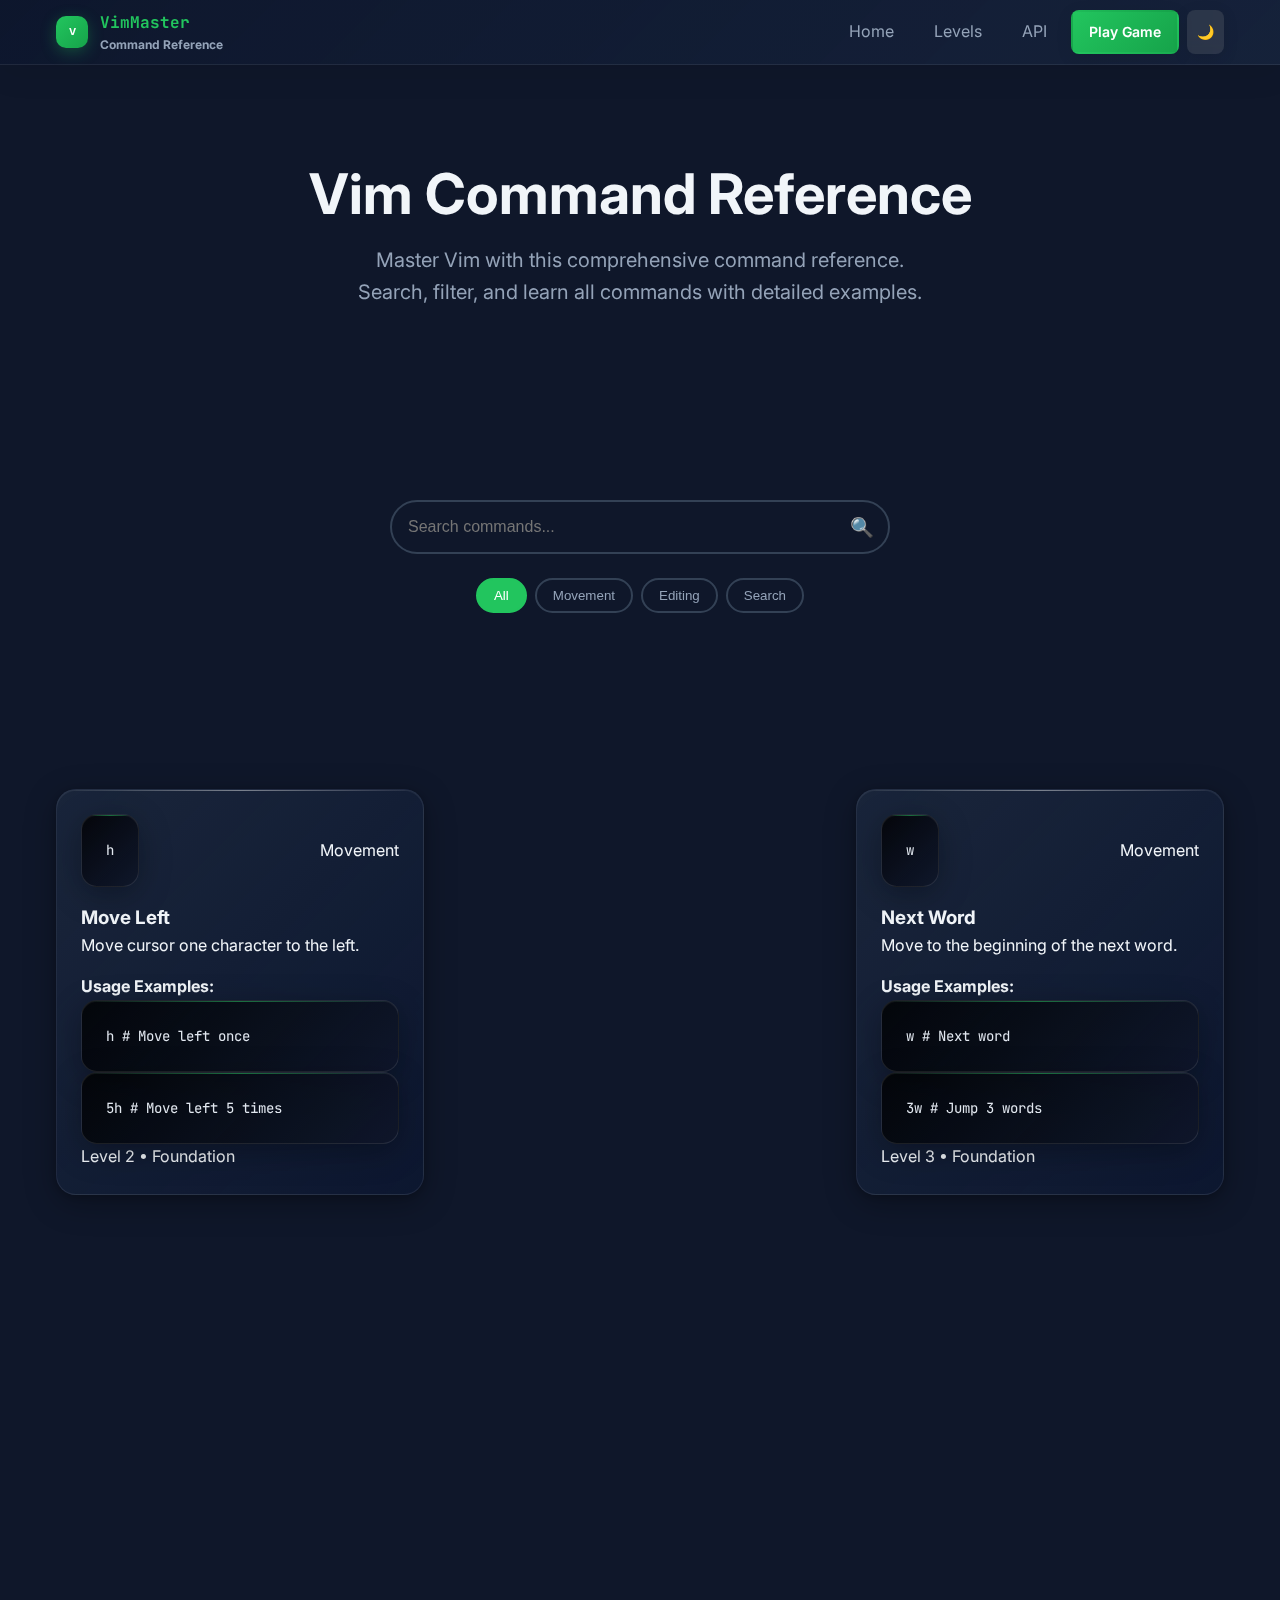
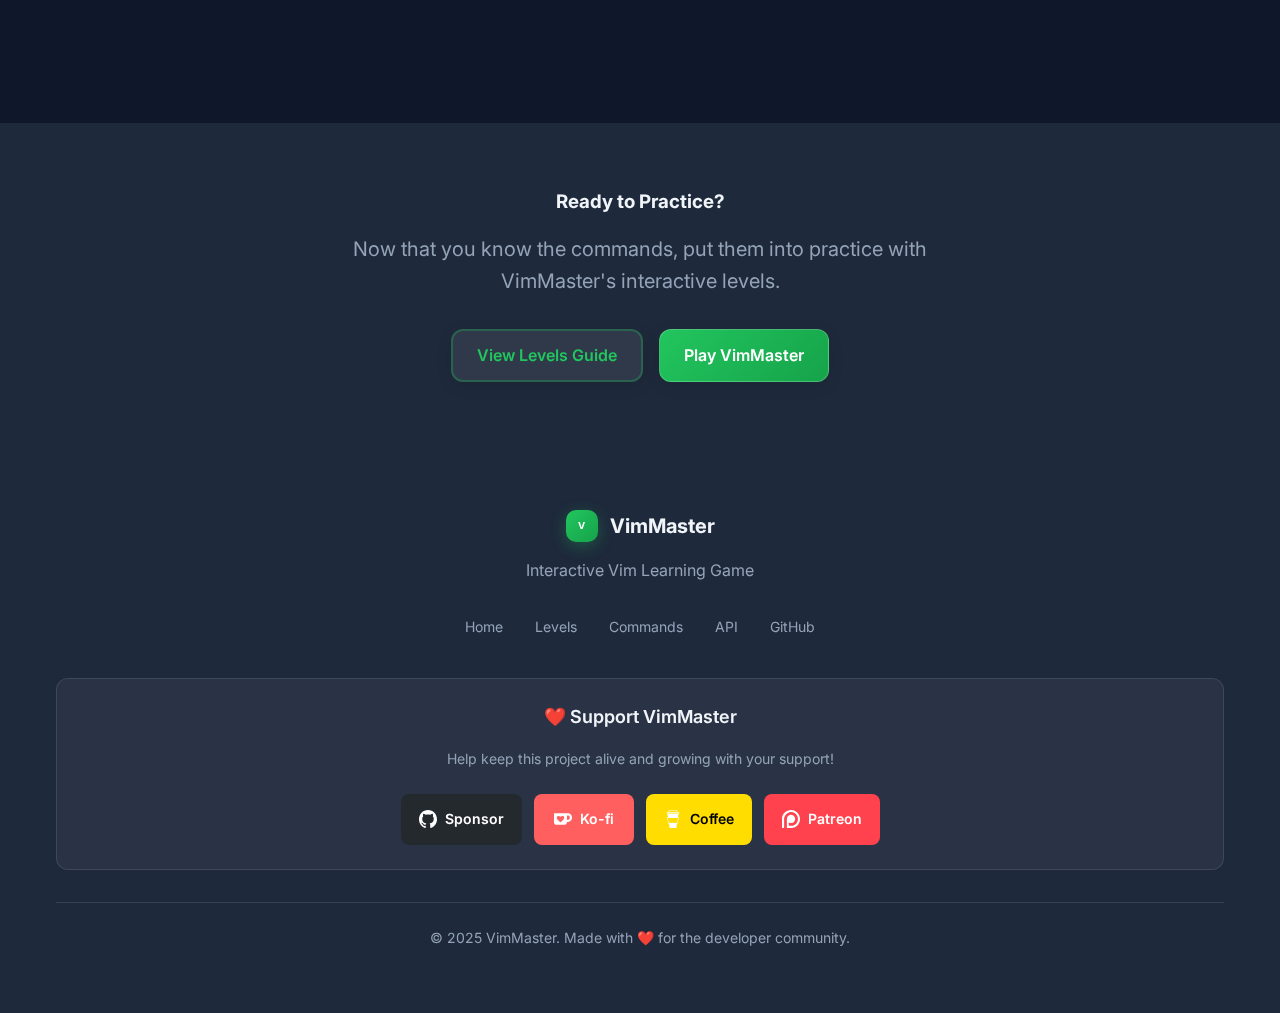
<file: commands.html>
<!DOCTYPE html>
<html lang="en">
<head>
    <meta charset="UTF-8">
    <meta name="viewport" content="width=device-width, initial-scale=1.0, maximum-scale=5.0, user-scalable=yes">
    <title>Command Reference - VimMaster Documentation</title>
    <meta name="description" content="Complete reference of all Vim commands with examples and usage patterns.">
    <link href="https://fonts.googleapis.com/css2?family=JetBrains+Mono:wght@400;500;600&family=Inter:wght@300;400;500;600;700&display=swap" rel="stylesheet">
    <link rel="stylesheet" href="css/main.css">
</head>
<body>
    <!-- Header -->
    <header class="header">
        <nav class="nav container">
            <a href="index.html" class="logo">
                <div class="logo-icon">V</div>
                <div>
                    <div class="vim-logo">VimMaster</div>
                    <div style="font-size: 0.75rem; color: var(--text-muted);">Command Reference</div>
                </div>
            </a>
            
            <div class="nav-links">
                <a href="index.html" class="nav-link">Home</a>
                <a href="levels.html" class="nav-link">Levels</a>
                <a href="api.html" class="nav-link">API</a>
                <a href="https://github.com/renzorlive/vimmaster" class="btn btn-primary">Play Game</a>
                <button id="theme-toggle" class="btn btn-secondary" style="padding: 0.5rem;">🌙</button>
            </div>
            
            <button id="mobile-menu-btn" class="mobile-menu-btn btn btn-secondary">☰</button>
        </nav>
    </header>

    <!-- Mobile Menu -->
    <div id="mobile-overlay" class="mobile-overlay"></div>
    <div id="mobile-menu" class="mobile-menu">
        <div class="flex justify-between items-center mb-8">
            <h2>Menu</h2>
            <button id="mobile-close" class="btn btn-secondary">✕</button>
        </div>
        <nav class="space-y-4">
            <a href="index.html" class="nav-link">Home</a>
            <a href="levels.html" class="nav-link">Levels</a>
            <a href="api.html" class="nav-link">API</a>
            <a href="https://github.com/renzorlive/vimmaster" class="btn btn-primary">Play Game</a>
        </nav>
    </div>

    <!-- Hero -->
    <section class="hero">
        <div class="container">
            <h1 class="hero-title">Vim Command Reference</h1>
            <p class="hero-subtitle">
                Master Vim with this comprehensive command reference. Search, filter, and learn 
                all commands with detailed examples.
            </p>
        </div>
    </section>

    <!-- Search and Filter -->
    <section class="section">
        <div class="container">
            <div class="search-container">
                <div class="search-box">
                    <input 
                        type="text" 
                        id="command-search" 
                        placeholder="Search commands..."
                        class="search-input"
                    >
                    <div class="search-icon">🔍</div>
                </div>
                <div class="filter-tabs">
                    <button class="filter-tab active" data-category="all">All</button>
                    <button class="filter-tab" data-category="movement">Movement</button>
                    <button class="filter-tab" data-category="editing">Editing</button>
                    <button class="filter-tab" data-category="search">Search</button>
                </div>
            </div>
        </div>
    </section>

    <!-- Commands Grid -->
    <section class="section">
        <div class="container">
            <div id="commands-container" class="grid grid-3">
                <!-- Movement Commands -->
                <div class="card command-card" data-category="movement" data-search="h left move navigation basic">
                    <div class="flex items-center justify-between mb-4">
                        <div class="code-block px-3 py-2 font-mono text-lg font-bold">h</div>
                        <span class="text-sm text-blue-600 bg-blue-50 px-2 py-1 rounded">Movement</span>
                    </div>
                    <h3 class="text-lg font-bold mb-2">Move Left</h3>
                    <p class="text-gray-600 mb-4">Move cursor one character to the left.</p>
                    <div class="border-t pt-4">
                        <h4 class="font-bold mb-2">Usage Examples:</h4>
                        <div class="space-y-2 text-sm">
                            <div class="code-block">h       # Move left once</div>
                            <div class="code-block">5h      # Move left 5 times</div>
                        </div>
                        <p class="text-xs text-gray-500 mt-2">Level 2 • Foundation</p>
                    </div>
                </div>

                <div class="card command-card" data-category="movement" data-search="j down move navigation basic">
                    <div class="flex items-center justify-between mb-4">
                        <div class="code-block px-3 py-2 font-mono text-lg font-bold">j</div>
                        <span class="text-sm text-blue-600 bg-blue-50 px-2 py-1 rounded">Movement</span>
                    </div>
                    <h3 class="text-lg font-bold mb-2">Move Down</h3>
                    <p class="text-gray-600 mb-4">Move cursor one line down.</p>
                    <div class="border-t pt-4">
                        <h4 class="font-bold mb-2">Usage Examples:</h4>
                        <div class="space-y-2 text-sm">
                            <div class="code-block">j       # Move down once</div>
                            <div class="code-block">10j     # Move down 10 lines</div>
                        </div>
                        <p class="text-xs text-gray-500 mt-2">Level 2 • Foundation</p>
                    </div>
                </div>

                <div class="card command-card" data-category="movement" data-search="w word next forward jump">
                    <div class="flex items-center justify-between mb-4">
                        <div class="code-block px-3 py-2 font-mono text-lg font-bold">w</div>
                        <span class="text-sm text-blue-600 bg-blue-50 px-2 py-1 rounded">Movement</span>
                    </div>
                    <h3 class="text-lg font-bold mb-2">Next Word</h3>
                    <p class="text-gray-600 mb-4">Move to the beginning of the next word.</p>
                    <div class="border-t pt-4">
                        <h4 class="font-bold mb-2">Usage Examples:</h4>
                        <div class="space-y-2 text-sm">
                            <div class="code-block">w       # Next word</div>
                            <div class="code-block">3w      # Jump 3 words</div>
                        </div>
                        <p class="text-xs text-gray-500 mt-2">Level 3 • Foundation</p>
                    </div>
                </div>

                <!-- Editing Commands -->
                <div class="card command-card" data-category="editing" data-search="i insert mode text typing">
                    <div class="flex items-center justify-between mb-4">
                        <div class="code-block px-3 py-2 font-mono text-lg font-bold">i</div>
                        <span class="text-sm text-green-600 bg-green-50 px-2 py-1 rounded">Editing</span>
                    </div>
                    <h3 class="text-lg font-bold mb-2">Insert Mode</h3>
                    <p class="text-gray-600 mb-4">Enter insert mode at the cursor position.</p>
                    <div class="border-t pt-4">
                        <h4 class="font-bold mb-2">Usage Examples:</h4>
                        <div class="space-y-2 text-sm">
                            <div class="code-block">i       # Insert at cursor</div>
                            <div class="code-block">I       # Insert at line start</div>
                        </div>
                        <p class="text-xs text-gray-500 mt-2">Level 5 • Editing</p>
                    </div>
                </div>

                <div class="card command-card" data-category="editing" data-search="dd delete line remove">
                    <div class="flex items-center justify-between mb-4">
                        <div class="code-block px-3 py-2 font-mono text-lg font-bold">dd</div>
                        <span class="text-sm text-red-600 bg-red-50 px-2 py-1 rounded">Editing</span>
                    </div>
                    <h3 class="text-lg font-bold mb-2">Delete Line</h3>
                    <p class="text-gray-600 mb-4">Delete the entire current line.</p>
                    <div class="border-t pt-4">
                        <h4 class="font-bold mb-2">Usage Examples:</h4>
                        <div class="space-y-2 text-sm">
                            <div class="code-block">dd      # Delete current line</div>
                            <div class="code-block">3dd     # Delete 3 lines</div>
                        </div>
                        <p class="text-xs text-gray-500 mt-2">Level 6 • Editing</p>
                    </div>
                </div>

                <!-- Search Commands -->
                <div class="card command-card" data-category="search" data-search="/ search forward find pattern">
                    <div class="flex items-center justify-between mb-4">
                        <div class="code-block px-3 py-2 font-mono text-lg font-bold">/</div>
                        <span class="text-sm text-purple-600 bg-purple-50 px-2 py-1 rounded">Search</span>
                    </div>
                    <h3 class="text-lg font-bold mb-2">Search Forward</h3>
                    <p class="text-gray-600 mb-4">Search for text pattern forward in the document.</p>
                    <div class="border-t pt-4">
                        <h4 class="font-bold mb-2">Usage Examples:</h4>
                        <div class="space-y-2 text-sm">
                            <div class="code-block">/hello  # Search for "hello"</div>
                            <div class="code-block">/\d+    # Search with regex</div>
                        </div>
                        <p class="text-xs text-gray-500 mt-2">Level 14 • Advanced</p>
                    </div>
                </div>
            </div>
        </div>
    </section>

    <!-- Quick Start -->
    <section class="section bg-alt">
        <div class="container text-center">
            <h3 class="text-2xl font-bold mb-4">Ready to Practice?</h3>
            <p class="hero-subtitle mb-6">
                Now that you know the commands, put them into practice with VimMaster's interactive levels.
            </p>
            <div class="flex justify-center space-x-4">
                <a href="levels.html" class="btn btn-secondary">View Levels Guide</a>
                <a href="https://github.com/renzorlive/vimmaster" class="btn btn-primary">Play VimMaster</a>
            </div>
        </div>
    </section>

    <!-- Footer -->
    <div id="footer-placeholder"></div>

    <script src="js/main.js"></script>
    <script>
        // Search and Filter functionality
        document.addEventListener('DOMContentLoaded', function() {
            const searchInput = document.getElementById('command-search');
            const categoryTabs = document.querySelectorAll('.filter-tab');
            const commandCards = document.querySelectorAll('.command-card');
            
            let currentCategory = 'all';
            
            searchInput.addEventListener('input', function() {
                const searchTerm = this.value.toLowerCase();
                filterCommands(searchTerm, currentCategory);
            });
            
            categoryTabs.forEach(tab => {
                tab.addEventListener('click', function() {
                    categoryTabs.forEach(t => t.classList.remove('active'));
                    this.classList.add('active');
                    
                    currentCategory = this.dataset.category;
                    const searchTerm = searchInput.value.toLowerCase();
                    filterCommands(searchTerm, currentCategory);
                });
            });
            
            function filterCommands(searchTerm, category) {
                commandCards.forEach(card => {
                    const cardCategory = card.dataset.category;
                    const searchData = card.dataset.search;
                    
                    const matchesCategory = category === 'all' || cardCategory === category;
                    const matchesSearch = searchTerm === '' || searchData.includes(searchTerm);
                    
                    card.style.display = (matchesCategory && matchesSearch) ? 'block' : 'none';
                });
            }
        });
    </script>
</body>
</html>
</file>
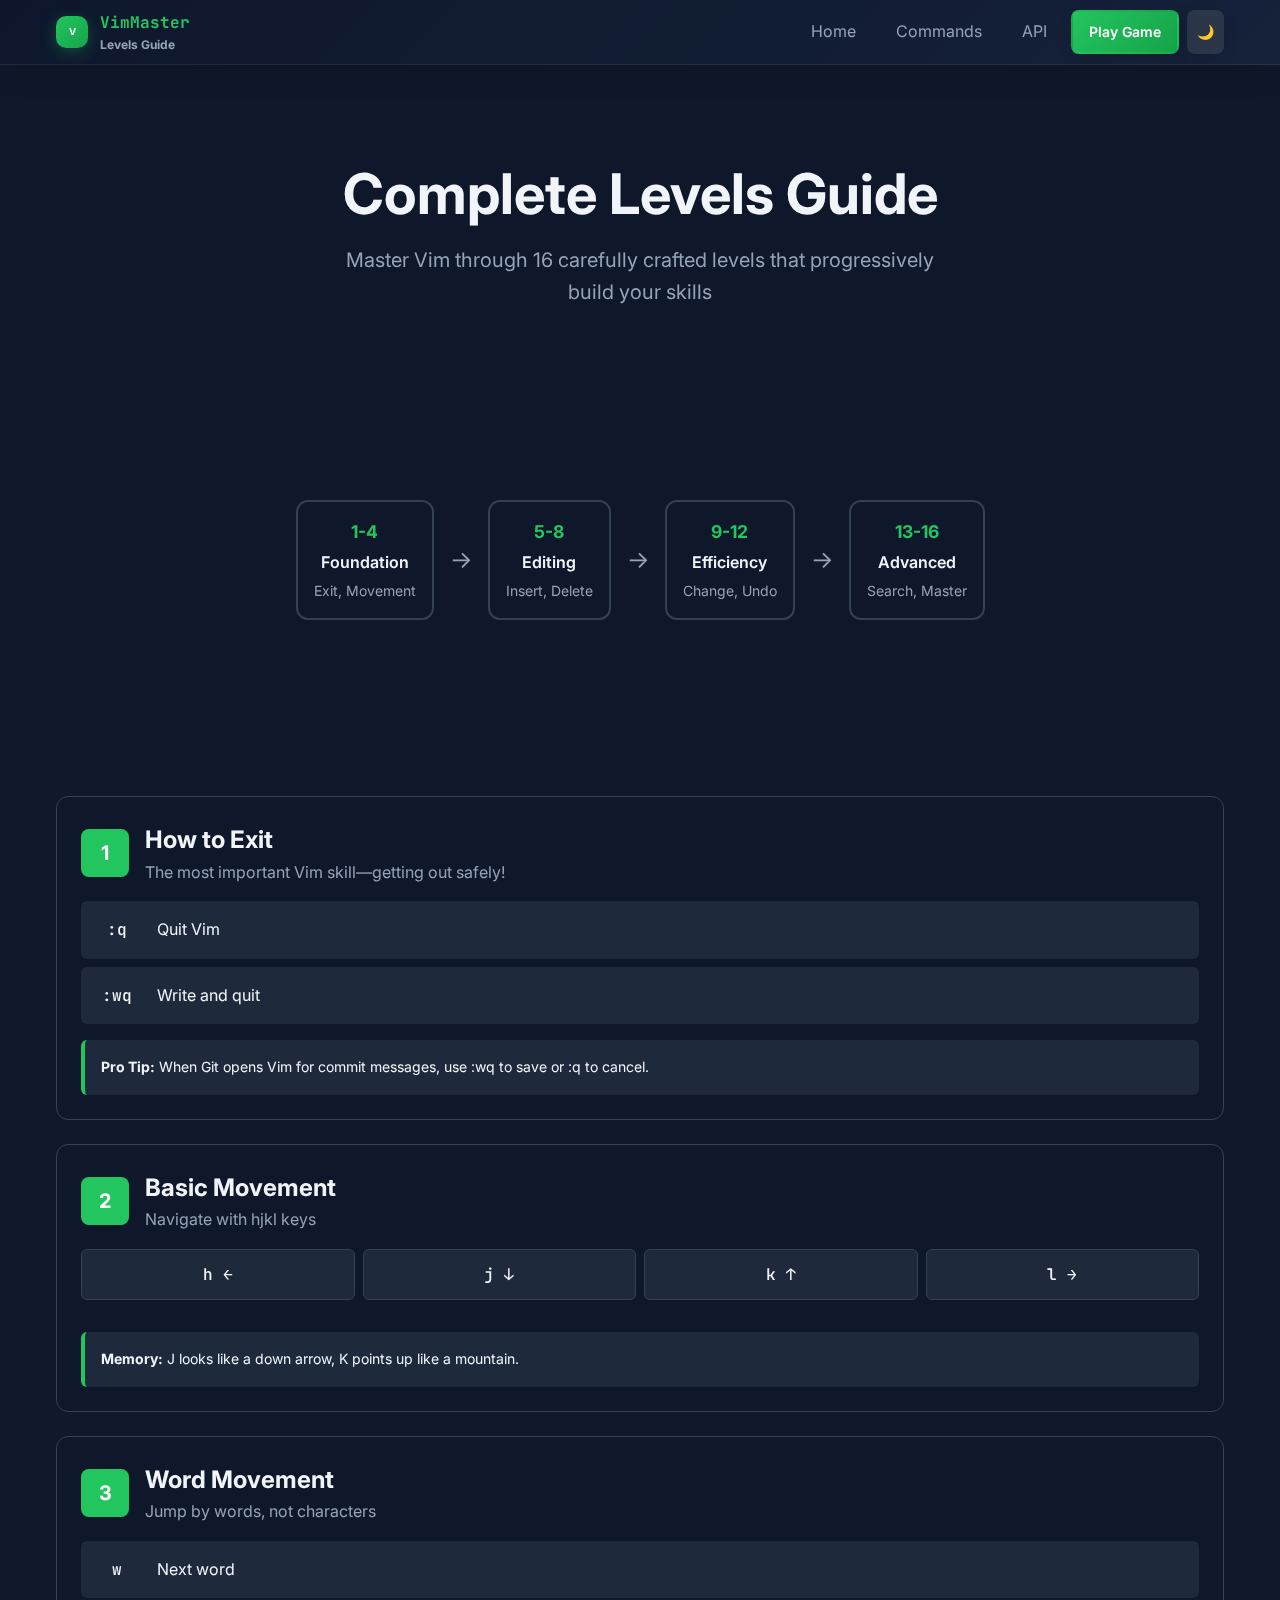
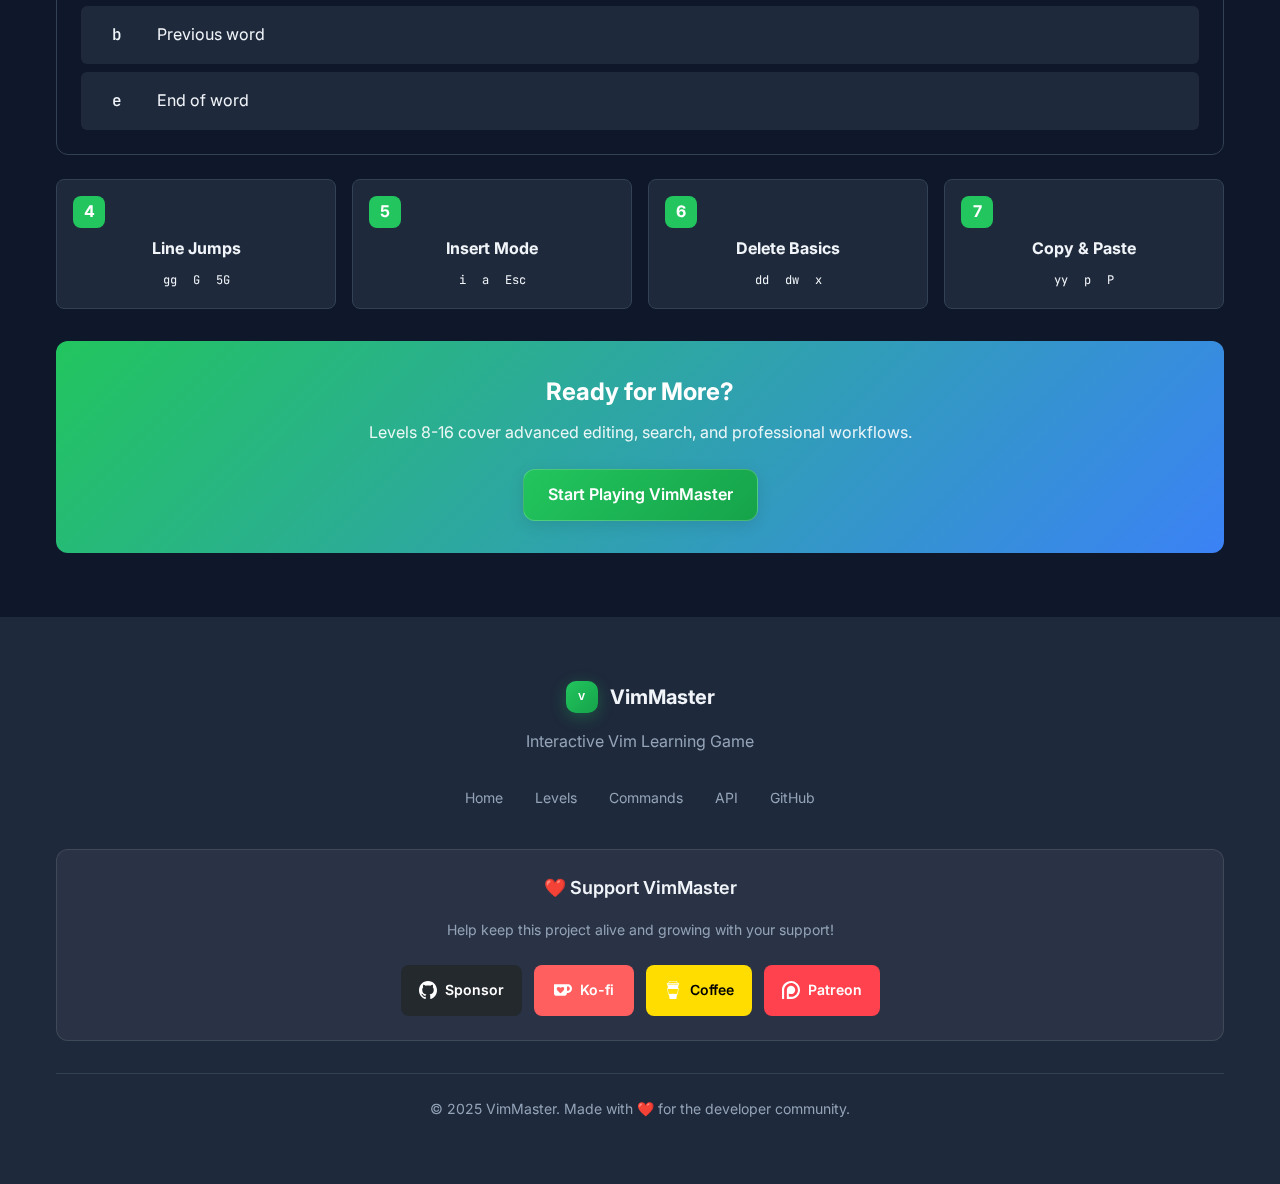
<file: levels.html>
<!DOCTYPE html>
<html lang="en">
<head>
    <meta charset="UTF-8">
    <meta name="viewport" content="width=device-width, initial-scale=1.0, maximum-scale=5.0, user-scalable=yes">
    <title>Levels Guide - VimMaster Documentation</title>
    <meta name="description" content="Complete guide to all 16 levels in VimMaster with detailed explanations and examples.">
    <link href="https://fonts.googleapis.com/css2?family=JetBrains+Mono:wght@400;500;600&family=Inter:wght@300;400;500;600;700&display=swap" rel="stylesheet">
    <link rel="stylesheet" href="css/main.css">
</head>
<body>
    <!-- Header -->
    <header class="header">
        <nav class="nav container">
            <a href="index.html" class="logo">
                <div class="logo-icon">V</div>
                <div>
                    <div class="vim-logo">VimMaster</div>
                    <div style="font-size: 0.75rem; color: var(--text-muted);">Levels Guide</div>
                </div>
            </a>
            
            <div class="nav-links">
                <a href="index.html" class="nav-link">Home</a>
                <a href="commands.html" class="nav-link">Commands</a>
                <a href="api.html" class="nav-link">API</a>
                <a href="https://github.com/renzorlive/vimmaster" class="btn btn-primary">Play Game</a>
                <button id="theme-toggle" class="btn btn-secondary" style="padding: 0.5rem;">🌙</button>
            </div>
            
            <button id="mobile-menu-btn" class="mobile-menu-btn btn btn-secondary">☰</button>
        </nav>
    </header>

    <!-- Mobile Menu -->
    <div id="mobile-overlay" class="mobile-overlay"></div>
    <div id="mobile-menu" class="mobile-menu">
        <div class="flex justify-between items-center mb-8">
            <h2>Menu</h2>
            <button id="mobile-close" class="btn btn-secondary">✕</button>
        </div>
        <nav class="space-y-4">
            <a href="index.html" class="nav-link">Home</a>
            <a href="commands.html" class="nav-link">Commands</a>
            <a href="api.html" class="nav-link">API</a>
            <a href="https://github.com/renzorlive/vimmaster" class="btn btn-primary">Play Game</a>
        </nav>
    </div>

    <!-- Hero -->
    <section class="hero">
        <div class="container">
            <h1 class="hero-title">Complete Levels Guide</h1>
            <p class="hero-subtitle">
                Master Vim through 16 carefully crafted levels that progressively build your skills
            </p>
        </div>
    </section>

    <!-- Level Overview -->
    <section class="section">
        <div class="container">
            <div class="progress-path">
                <div class="progress-stage">
                    <div class="stage-number">1-4</div>
                    <div class="stage-title">Foundation</div>
                    <div class="stage-desc">Exit, Movement</div>
                </div>
                <div class="progress-arrow">→</div>
                <div class="progress-stage">
                    <div class="stage-number">5-8</div>
                    <div class="stage-title">Editing</div>
                    <div class="stage-desc">Insert, Delete</div>
                </div>
                <div class="progress-arrow">→</div>
                <div class="progress-stage">
                    <div class="stage-number">9-12</div>
                    <div class="stage-title">Efficiency</div>
                    <div class="stage-desc">Change, Undo</div>
                </div>
                <div class="progress-arrow">→</div>
                <div class="progress-stage">
                    <div class="stage-number">13-16</div>
                    <div class="stage-title">Advanced</div>
                    <div class="stage-desc">Search, Master</div>
                </div>
            </div>
        </div>
    </section>

    <!-- Individual Levels -->
    <section class="section">
        <div class="container">
            <div class="space-y-8">
                <!-- Level 1 -->
                <div class="level-card">
                    <div class="level-header">
                        <div class="level-number">1</div>
                        <div>
                            <h3>How to Exit</h3>
                            <p>The most important Vim skill—getting out safely!</p>
                        </div>
                    </div>
                    
                    <div class="level-content">
                        <div class="level-commands">
                            <div class="command-item">
                                <code>:q</code>
                                <span>Quit Vim</span>
                            </div>
                            <div class="command-item">
                                <code>:wq</code>
                                <span>Write and quit</span>
                            </div>
                        </div>
                        <div class="level-tip">
                            <strong>Pro Tip:</strong> When Git opens Vim for commit messages, use :wq to save or :q to cancel.
                        </div>
                    </div>
                </div>

                <!-- Level 2 -->
                <div class="level-card">
                    <div class="level-header">
                        <div class="level-number">2</div>
                        <div>
                            <h3>Basic Movement</h3>
                            <p>Navigate with hjkl keys</p>
                        </div>
                    </div>
                    
                    <div class="level-content">
                        <div class="movement-grid">
                            <div class="movement-key">h ←</div>
                            <div class="movement-key">j ↓</div>
                            <div class="movement-key">k ↑</div>
                            <div class="movement-key">l →</div>
                        </div>
                        <div class="level-tip">
                            <strong>Memory:</strong> J looks like a down arrow, K points up like a mountain.
                        </div>
                    </div>
                </div>

                <!-- Level 3 -->
                <div class="level-card">
                    <div class="level-header">
                        <div class="level-number">3</div>
                        <div>
                            <h3>Word Movement</h3>
                            <p>Jump by words, not characters</p>
                        </div>
                    </div>
                    
                    <div class="level-content">
                        <div class="level-commands">
                            <div class="command-item">
                                <code>w</code>
                                <span>Next word</span>
                            </div>
                            <div class="command-item">
                                <code>b</code>
                                <span>Previous word</span>
                            </div>
                            <div class="command-item">
                                <code>e</code>
                                <span>End of word</span>
                            </div>
                        </div>
                    </div>
                </div>

                <!-- More Levels Summary -->
                <div class="levels-grid">
                    <div class="level-summary">
                        <div class="level-number small">4</div>
                        <h4>Line Jumps</h4>
                        <div class="mini-commands">
                            <code>gg</code> <code>G</code> <code>5G</code>
                        </div>
                    </div>
                    <div class="level-summary">
                        <div class="level-number small">5</div>
                        <h4>Insert Mode</h4>
                        <div class="mini-commands">
                            <code>i</code> <code>a</code> <code>Esc</code>
                        </div>
                    </div>
                    <div class="level-summary">
                        <div class="level-number small">6</div>
                        <h4>Delete Basics</h4>
                        <div class="mini-commands">
                            <code>dd</code> <code>dw</code> <code>x</code>
                        </div>
                    </div>
                    <div class="level-summary">
                        <div class="level-number small">7</div>
                        <h4>Copy & Paste</h4>
                        <div class="mini-commands">
                            <code>yy</code> <code>p</code> <code>P</code>
                        </div>
                    </div>
                </div>

                <!-- Continue Journey -->
                <div class="cta-card">
                    <h3>Ready for More?</h3>
                    <p>Levels 8-16 cover advanced editing, search, and professional workflows.</p>
                    <a href="https://github.com/renzorlive/vimmaster" class="btn btn-primary">
                        Start Playing VimMaster
                    </a>
                </div>
            </div>
        </div>
    </section>

    <!-- Footer -->
    <div id="footer-placeholder"></div>

    <script src="js/main.js"></script>
</body>
</html>
</file>
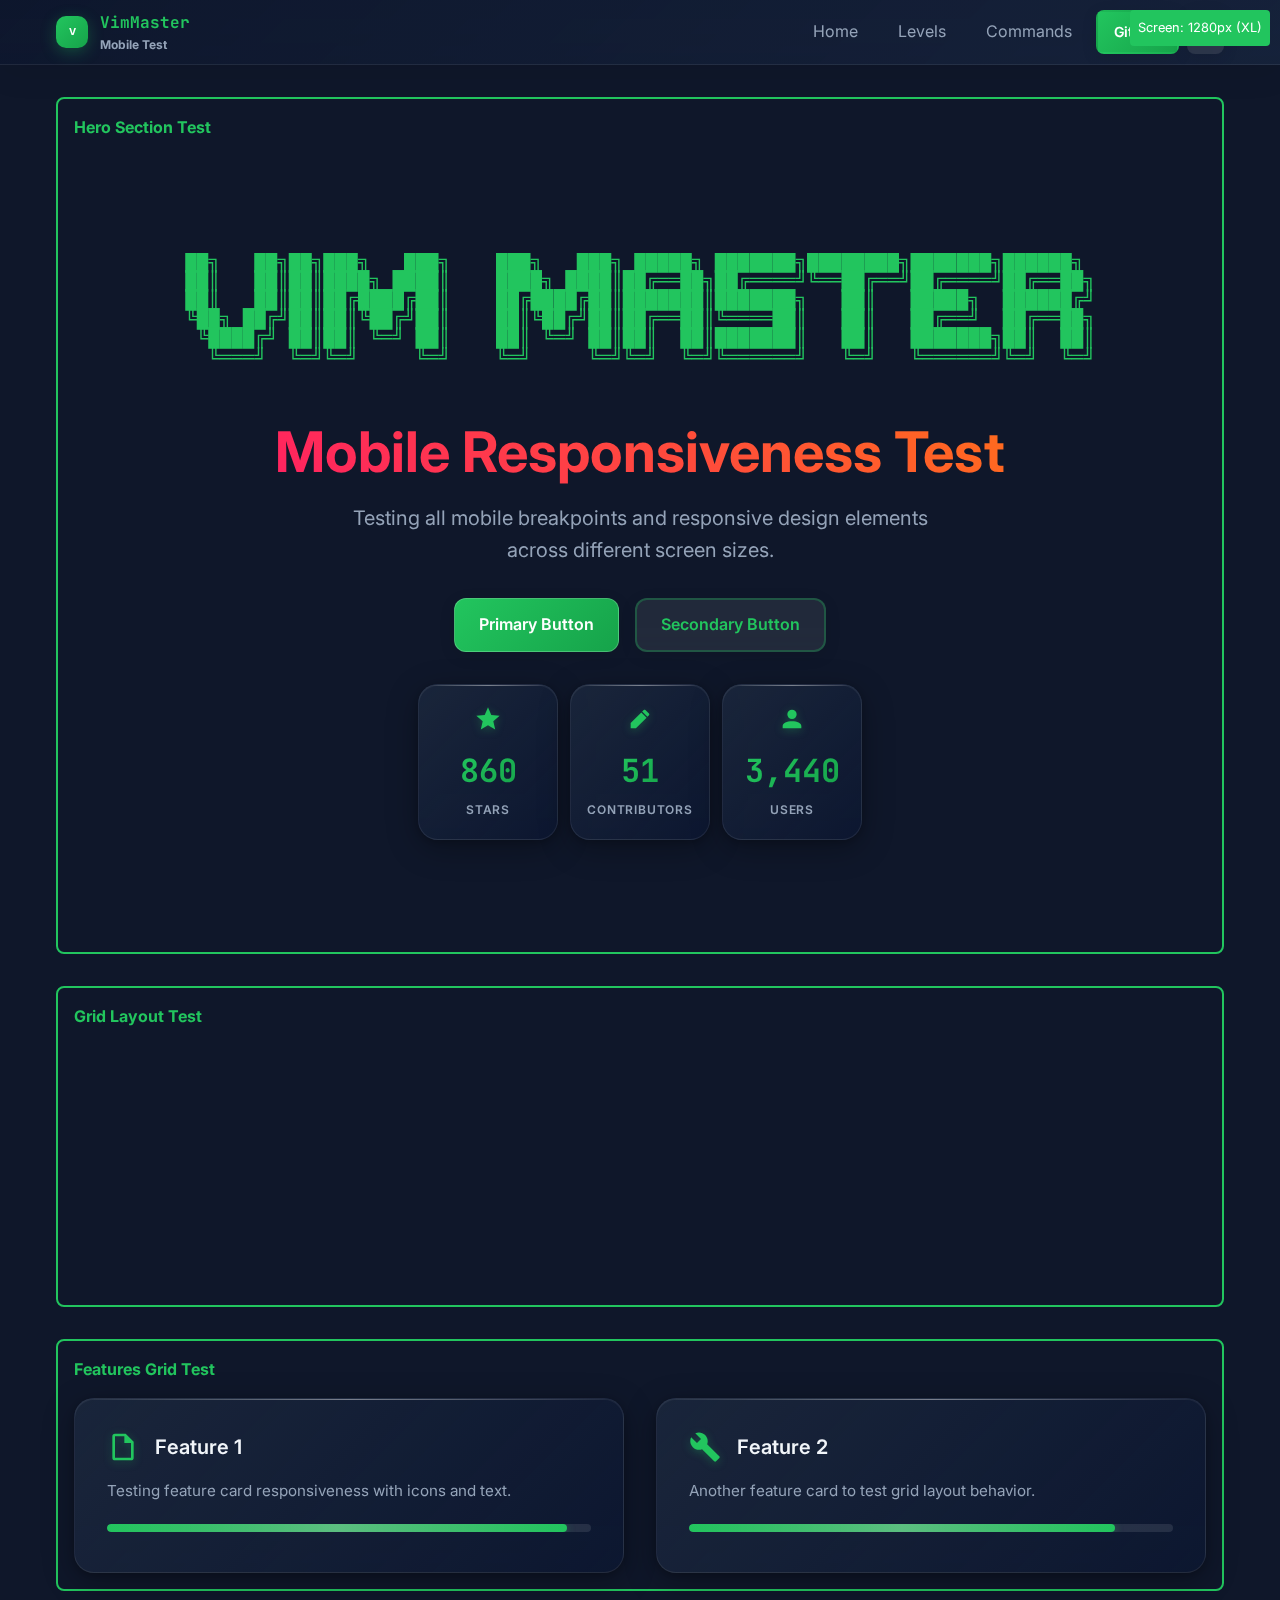
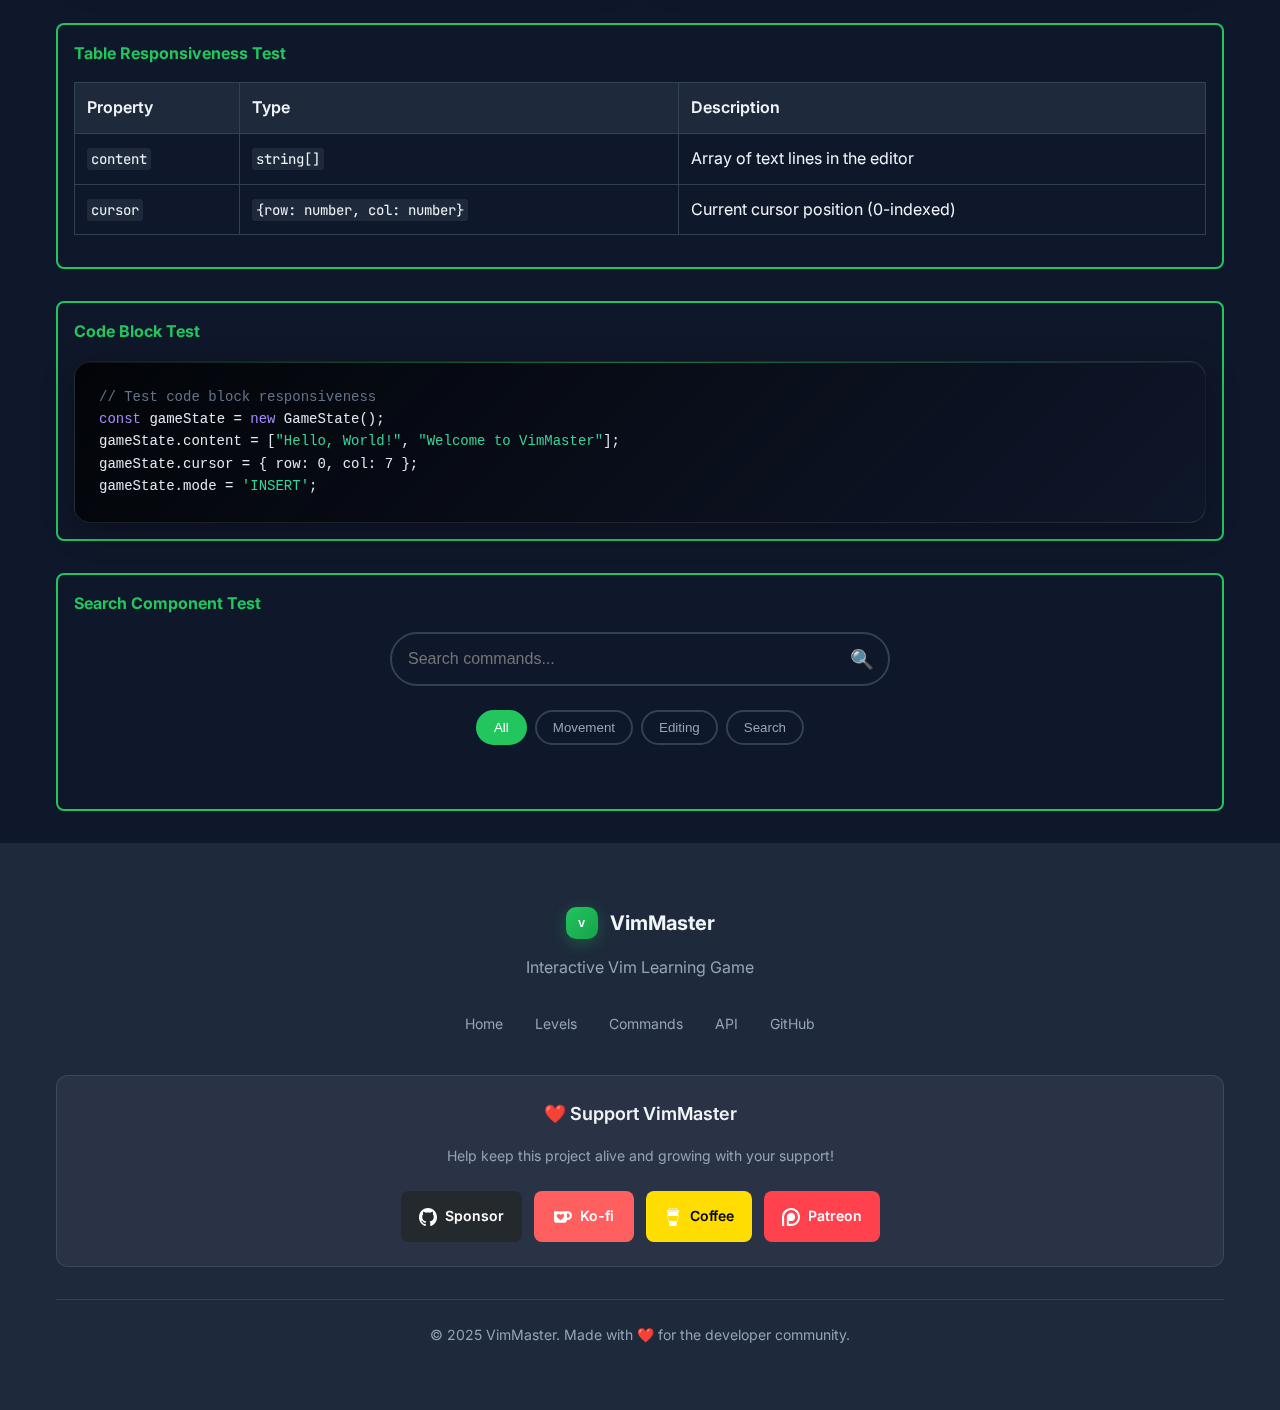
<file: mobile-test.html>
<!DOCTYPE html>
<html lang="en">
<head>
    <meta charset="UTF-8">
    <meta name="viewport" content="width=device-width, initial-scale=1.0, maximum-scale=5.0, user-scalable=yes">
    <title>Mobile Responsiveness Test - VimMaster</title>
    <link href="https://fonts.googleapis.com/css2?family=JetBrains+Mono:wght@400;500;600&family=Inter:wght@300;400;500;600;700&display=swap" rel="stylesheet">
    <link rel="stylesheet" href="css/main.css">
    <style>
        .test-section {
            margin: 2rem 0;
            padding: 1rem;
            border: 2px solid var(--primary);
            border-radius: 8px;
        }
        .test-title {
            color: var(--primary);
            font-weight: bold;
            margin-bottom: 1rem;
        }
        .breakpoint-info {
            position: fixed;
            top: 10px;
            right: 10px;
            background: var(--primary);
            color: white;
            padding: 0.5rem;
            border-radius: 4px;
            font-size: 0.8rem;
            z-index: 1000;
        }
    </style>
</head>
<body>
    <div class="breakpoint-info" id="breakpoint-info">
        Screen: <span id="screen-width"></span>px
    </div>

    <!-- Header Test -->
    <header class="header">
        <nav class="nav container">
            <a href="index.html" class="logo">
                <div class="logo-icon">V</div>
                <div>
                    <div class="vim-logo">VimMaster</div>
                    <div style="font-size: 0.75rem; color: var(--text-muted);">Mobile Test</div>
                </div>
            </a>
            
            <div class="nav-links">
                <a href="#" class="nav-link">Home</a>
                <a href="#" class="nav-link">Levels</a>
                <a href="#" class="nav-link">Commands</a>
                <a href="#" class="btn btn-primary">GitHub</a>
                <button id="theme-toggle" class="btn btn-secondary" style="padding: 0.5rem;">🌙</button>
            </div>
            
            <button id="mobile-menu-btn" class="mobile-menu-btn btn btn-secondary">☰</button>
        </nav>
    </header>

    <!-- Mobile Menu Test -->
    <div id="mobile-overlay" class="mobile-overlay"></div>
    <div id="mobile-menu" class="mobile-menu">
        <div class="mobile-menu-header">
            <h2>Menu</h2>
            <button id="mobile-close" class="btn btn-secondary">✕</button>
        </div>
        <nav>
            <a href="#" class="nav-link">Home</a>
            <a href="#" class="nav-link">Levels</a>
            <a href="#" class="nav-link">Commands</a>
            <a href="#" class="btn btn-primary">GitHub</a>
        </nav>
    </div>

    <div class="container">
        <div class="test-section">
            <div class="test-title">Hero Section Test</div>
            <section class="hero">
                <div class="container">
                    <pre class="ascii-logo">
██╗   ██╗██╗███╗   ███╗    ███╗   ███╗ █████╗ ███████╗████████╗███████╗██████╗ 
██║   ██║██║████╗ ████║    ████╗ ████║██╔══██╗██╔════╝╚══██╔══╝██╔════╝██╔══██╗
██║   ██║██║██╔████╔██║    ██╔████╔██║███████║███████╗   ██║   █████╗  ██████╔╝
╚██╗ ██╔╝██║██║╚██╔╝██║    ██║╚██╔╝██║██╔══██║╚════██║   ██║   ██╔══╝  ██╔══██╗
 ╚████╔╝ ██║██║ ╚═╝ ██║    ██║ ╚═╝ ██║██║  ██║███████║   ██║   ███████╗██║  ██║
  ╚═══╝  ╚═╝╚═╝     ╚═╝    ╚═╝     ╚═╝╚═╝  ╚═╝╚══════╝   ╚═╝   ╚══════╝╚═╝  ╚═╝
                    </pre>
                    <h1 class="hero-title holographic">Mobile Responsiveness Test</h1>
                    <p class="hero-subtitle">
                        Testing all mobile breakpoints and responsive design elements across different screen sizes.
                    </p>
                    <div class="hero-buttons">
                        <a href="#" class="btn btn-primary">Primary Button</a>
                        <a href="#" class="btn btn-secondary">Secondary Button</a>
                    </div>
                    
                    <!-- Stats Test -->
                    <div class="stats-container">
                        <div class="stat-card">
                            <svg class="stat-icon" viewBox="0 0 24 24" fill="currentColor">
                                <path d="M12,17.27L18.18,21L16.54,13.97L22,9.24L14.81,8.62L12,2L9.19,8.62L2,9.24L7.45,13.97L5.82,21L12,17.27Z"/>
                            </svg>
                            <span class="stat-number" data-count="2500">2,500</span>
                            <span class="stat-label">Stars</span>
                        </div>
                        <div class="stat-card">
                            <svg class="stat-icon" viewBox="0 0 24 24" fill="currentColor">
                                <path d="M16,4C15.71,4 15.43,4.09 15.21,4.29L13.85,5.64L18.36,10.15L19.71,8.79C20.1,8.4 20.1,7.77 19.71,7.38L16.62,4.29C16.4,4.09 16.11,4 15.83,4H16M13.13,6.36L4,15.5V20H8.5L17.64,10.87L13.13,6.36Z"/>
                            </svg>
                            <span class="stat-number" data-count="150">150</span>
                            <span class="stat-label">Contributors</span>
                        </div>
                        <div class="stat-card">
                            <svg class="stat-icon" viewBox="0 0 24 24" fill="currentColor">
                                <path d="M12,4A4,4 0 0,1 16,8A4,4 0 0,1 12,12A4,4 0 0,1 8,8A4,4 0 0,1 12,4M12,14C16.42,14 20,15.79 20,18V20H4V18C4,15.79 7.58,14 12,14Z"/>
                            </svg>
                            <span class="stat-number" data-count="10000">10,000</span>
                            <span class="stat-label">Users</span>
                        </div>
                    </div>
                </div>
            </section>
        </div>

        <div class="test-section">
            <div class="test-title">Grid Layout Test</div>
            <div class="grid grid-2">
                <div class="card">
                    <h3>Grid Item 1</h3>
                    <p>Testing responsive grid layout with auto-fit columns.</p>
                </div>
                <div class="card">
                    <h3>Grid Item 2</h3>
                    <p>Should stack on mobile and expand on larger screens.</p>
                </div>
            </div>
            
            <div class="grid grid-3" style="margin-top: 2rem;">
                <div class="card">
                    <h3>3-Column Item 1</h3>
                    <p>Testing 3-column grid responsiveness.</p>
                </div>
                <div class="card">
                    <h3>3-Column Item 2</h3>
                    <p>Should be single column on mobile.</p>
                </div>
                <div class="card">
                    <h3>3-Column Item 3</h3>
                    <p>Proper spacing and alignment test.</p>
                </div>
            </div>
        </div>

        <div class="test-section">
            <div class="test-title">Features Grid Test</div>
            <div class="features-grid">
                <div class="feature-card card-3d morph-shape">
                    <div class="feature-header">
                        <svg class="feature-svg" viewBox="0 0 24 24" fill="currentColor">
                            <path d="M14,2H6A2,2 0 0,0 4,4V20A2,2 0 0,0 6,22H18A2,2 0 0,0 20,20V8L14,2M18,20H6V4H13V9H18V20Z"/>
                        </svg>
                        <h3>Feature 1</h3>
                    </div>
                    <p>Testing feature card responsiveness with icons and text.</p>
                    <div class="skill-bar">
                        <div class="skill-progress" data-width="95" style="width: 95%;"></div>
                        <span class="skill-text">95% Complete</span>
                    </div>
                </div>
                
                <div class="feature-card card-3d morph-shape">
                    <div class="feature-header">
                        <svg class="feature-svg" viewBox="0 0 24 24" fill="currentColor">
                            <path d="M22.7 19l-9.1-9.1c.9-2.3.4-5-1.5-6.9-2-2-5-2.4-7.4-1.3L9 6 6 9 1.6 4.7C.4 7.1.9 10.1 2.9 12.1c1.9 1.9 4.6 2.4 6.9 1.5l9.1 9.1c.4.4 1 .4 1.4 0l2.3-2.3c.5-.4.5-1.1.1-1.4z"/>
                        </svg>
                        <h3>Feature 2</h3>
                    </div>
                    <p>Another feature card to test grid layout behavior.</p>
                    <div class="skill-bar">
                        <div class="skill-progress" data-width="88" style="width: 88%;"></div>
                        <span class="skill-text">88% Modular</span>
                    </div>
                </div>
            </div>
        </div>

        <div class="test-section">
            <div class="test-title">Table Responsiveness Test</div>
            <table class="param-table">
                <thead>
                    <tr>
                        <th>Property</th>
                        <th>Type</th>
                        <th>Description</th>
                    </tr>
                </thead>
                <tbody>
                    <tr>
                        <td><code>content</code></td>
                        <td><code>string[]</code></td>
                        <td>Array of text lines in the editor</td>
                    </tr>
                    <tr>
                        <td><code>cursor</code></td>
                        <td><code>{row: number, col: number}</code></td>
                        <td>Current cursor position (0-indexed)</td>
                    </tr>
                </tbody>
            </table>
        </div>

        <div class="test-section">
            <div class="test-title">Code Block Test</div>
            <div class="code-block">
<pre><span class="comment">// Test code block responsiveness</span>
<span class="keyword">const</span> gameState = <span class="keyword">new</span> GameState();
gameState.content = [<span class="string">"Hello, World!"</span>, <span class="string">"Welcome to VimMaster"</span>];
gameState.cursor = { row: 0, col: 7 };
gameState.mode = <span class="string">'INSERT'</span>;</pre>
            </div>
        </div>

        <div class="test-section">
            <div class="test-title">Search Component Test</div>
            <div class="search-container">
                <div class="search-box">
                    <input 
                        type="text" 
                        placeholder="Search commands..."
                        class="search-input"
                    >
                    <div class="search-icon">🔍</div>
                </div>
                <div class="filter-tabs">
                    <button class="filter-tab active">All</button>
                    <button class="filter-tab">Movement</button>
                    <button class="filter-tab">Editing</button>
                    <button class="filter-tab">Search</button>
                </div>
            </div>
        </div>
    </div>

    <!-- Command Palette Test -->
    <div id="command-palette" class="command-palette">
        <div class="command-palette-backdrop"></div>
        <div class="command-palette-content">
            <input 
                type="text" 
                id="command-input" 
                class="command-input" 
                placeholder="Type a command..."
            >
            <div id="command-results" class="command-results">
                <div class="command-section-title">Test Commands</div>
                <div class="command-result">
                    <div class="command-icon">🏠</div>
                    <div class="command-content">
                        <div class="command-name">Home</div>
                        <div class="command-description">Go to homepage</div>
                    </div>
                    <div class="command-category-badge">navigation</div>
                    <div class="command-shortcut">↵</div>
                </div>
            </div>
        </div>
    </div>

    <!-- Footer -->
    <div id="footer-placeholder"></div>

    <!-- Toast Container -->
    <div id="toast-container" class="toast-container"></div>

    <script src="js/main.js"></script>
    <script>
        // Display current screen width
        function updateBreakpointInfo() {
            const width = window.innerWidth;
            document.getElementById('screen-width').textContent = width;
            
            let breakpoint = 'XS';
            if (width >= 1024) breakpoint = 'XL';
            else if (width >= 768) breakpoint = 'LG';
            else if (width >= 640) breakpoint = 'MD';
            else if (width >= 480) breakpoint = 'SM';
            
            document.getElementById('breakpoint-info').innerHTML = 
                `Screen: ${width}px (${breakpoint})`;
        }
        
        updateBreakpointInfo();
        window.addEventListener('resize', updateBreakpointInfo);
        
        // Test command palette
        document.addEventListener('keydown', (e) => {
            if (e.key === 'p' && e.ctrlKey) {
                e.preventDefault();
                document.getElementById('command-palette').classList.toggle('active');
            }
        });
    </script>
</body>
</html>
</file>
<file: css/main.css>
:root {
    --primary: #22c55e;
    --primary-dark: #16a34a;
    --secondary: #3b82f6;
    --accent: #f59e0b;
    --bg: #ffffff;
    --bg-alt: #f9fafb;
    --text: #111827;
    --text-muted: #6b7280;
    --border: #e5e7eb;
    --code-bg: #f3f4f6;
    --code-text: #1f2937;
    --code-keyword: #7c3aed;
    --code-string: #059669;
    --code-comment: #6b7280;
}

[data-theme="dark"] {
    --bg: #0f172a;
    --bg-alt: #1e293b;
    --text: #f1f5f9;
    --text-muted: #94a3b8;
    --border: #334155;
    --code-bg: #1e293b;
    --code-text: #22c55e;
    --code-keyword: #a78bfa;
    --code-string: #34d399;
    --code-comment: #64748b;
}

* { margin: 0; padding: 0; box-sizing: border-box; }

body {
    font-family: 'Inter', sans-serif;
    background: var(--bg);
    color: var(--text);
    line-height: 1.6;
}

.font-mono { font-family: 'JetBrains Mono', monospace; }

/* Layout */
.container { max-width: 1200px; margin: 0 auto; padding: 0 1rem; }
.section { padding: 2rem 0; }
.grid { display: grid; gap: 1rem; }
.grid-2 { grid-template-columns: 1fr; }
.grid-3 { grid-template-columns: 1fr; }

/* Responsive Grid Layouts */
@media (min-width: 640px) {
    .section { padding: 3rem 0; }
    .grid { gap: 1.5rem; }
    .grid-2 { grid-template-columns: repeat(auto-fit, minmax(280px, 1fr)); }
    .grid-3 { grid-template-columns: repeat(auto-fit, minmax(250px, 1fr)); }
}

@media (min-width: 768px) {
    .section { padding: 4rem 0; }
    .grid { gap: 2rem; }
    .grid-2 { grid-template-columns: repeat(auto-fit, minmax(300px, 1fr)); }
    .grid-3 { grid-template-columns: repeat(auto-fit, minmax(280px, 1fr)); }
}

/* Components */
.card {
    background: var(--bg);
    border: 1px solid var(--border);
    border-radius: 8px;
    padding: 1.5rem;
    transition: all 0.2s ease;
}

.card:hover {
    transform: translateY(-2px);
    box-shadow: 0 8px 25px rgba(0, 0, 0, 0.1);
}

.btn {
    padding: 0.75rem 1.5rem;
    border-radius: 12px;
    font-weight: 600;
    text-decoration: none;
    display: inline-flex;
    align-items: center;
    justify-content: center;
    border: none;
    cursor: pointer;
    transition: all 0.4s cubic-bezier(0.4, 0, 0.2, 1);
    position: relative;
    overflow: hidden;
    backdrop-filter: blur(10px);
    box-shadow: 0 4px 16px rgba(0, 0, 0, 0.1);
    min-height: 44px;
    min-width: 44px;
}

/* Mobile Touch Targets */
@media (max-width: 768px) {
    .btn {
        padding: 0.875rem 1.75rem;
        min-height: 48px;
        font-size: 1rem;
    }
}

.btn-primary {
    background: linear-gradient(135deg, var(--primary), #16a34a);
    color: white;
    border: 1px solid rgba(255, 255, 255, 0.2);
}

.btn-primary:hover {
    transform: translateY(-2px) scale(1.02);
    box-shadow: 
        0 8px 32px rgba(34, 197, 94, 0.4),
        0 4px 16px rgba(0, 0, 0, 0.2);
    background: linear-gradient(135deg, #16a34a, var(--primary));
}

.btn-secondary {
    background: rgba(255, 255, 255, 0.08);
    color: var(--primary);
    border: 2px solid rgba(34, 197, 94, 0.3);
    backdrop-filter: blur(10px);
}

.btn-secondary:hover {
    background: linear-gradient(135deg, var(--primary), #16a34a);
    color: white;
    border-color: var(--primary);
    transform: translateY(-2px) scale(1.02);
    box-shadow: 0 8px 32px rgba(34, 197, 94, 0.3);
}

/* Modern Header */
.header {
    position: sticky;
    top: 0;
    z-index: 40;
    background: linear-gradient(135deg, rgba(255, 255, 255, 0.1), rgba(255, 255, 255, 0.05));
    backdrop-filter: blur(20px) saturate(180%);
    border-bottom: 1px solid rgba(255, 255, 255, 0.18);
    box-shadow: 0 8px 32px rgba(0, 0, 0, 0.08);
}

[data-theme="dark"] .header {
    background: linear-gradient(135deg, rgba(15, 23, 42, 0.8), rgba(30, 41, 59, 0.6));
    border-bottom: 1px solid rgba(255, 255, 255, 0.08);
}

.nav {
    display: flex;
    justify-content: space-between;
    align-items: center;
    height: 4rem;
    padding: 0 1rem;
}

.logo {
    display: flex;
    align-items: center;
    gap: 0.75rem;
    font-weight: bold;
    color: var(--text);
    text-decoration: none;
}

.logo-icon {
    width: 2rem;
    height: 2rem;
    background: linear-gradient(135deg, var(--primary), #16a34a);
    border-radius: 10px;
    display: flex;
    align-items: center;
    justify-content: center;
    color: white;
    font-weight: bold;
    font-size: 0.6rem;
    box-shadow: 0 4px 16px rgba(34, 197, 94, 0.3);
    transition: all 0.3s ease;
}

.logo-icon:hover {
    transform: scale(1.05) rotate(5deg);
    box-shadow: 0 6px 20px rgba(34, 197, 94, 0.4);
}

.nav-links {
    display: flex;
    align-items: center;
    gap: 0.5rem;
}

/* Hide desktop navigation on mobile */
@media (max-width: 768px) {
    .nav-links {
        display: none;
    }
}

.nav-link {
    color: var(--text-muted);
    text-decoration: none;
    padding: 0.5rem 1rem;
    border-radius: 4px;
    transition: all 0.2s ease;
}

.nav-link:hover {
    color: var(--text);
    background: var(--bg-alt);
}

/* Modern Mobile Menu */
.mobile-menu {
    position: fixed;
    top: 0;
    right: -100%;
    width: 280px;
    height: 100vh;
    background: linear-gradient(135deg, rgba(255, 255, 255, 0.95), rgba(255, 255, 255, 0.9));
    backdrop-filter: blur(20px) saturate(180%);
    border-left: 1px solid rgba(255, 255, 255, 0.2);
    transition: right 0.4s cubic-bezier(0.4, 0, 0.2, 1);
    z-index: 50;
    padding: 0.75rem;
    box-shadow: -8px 0 32px rgba(0, 0, 0, 0.15);
    display: flex;
    flex-direction: column;
}

[data-theme="dark"] .mobile-menu {
    background: linear-gradient(135deg, rgba(15, 23, 42, 0.95), rgba(30, 41, 59, 0.9));
    border-left: 1px solid rgba(255, 255, 255, 0.1);
}

.mobile-menu.active { right: 0; }

.mobile-menu-header {
    display: flex;
    justify-content: space-between;
    align-items: center;
    margin-bottom: 1rem;
    padding-bottom: 0.5rem;
    border-bottom: 1px solid rgba(255, 255, 255, 0.1);
}

.mobile-menu-header h2 {
    font-size: 1rem;
    font-weight: 700;
    color: var(--text);
    margin: 0;
}

.mobile-menu nav {
    display: flex;
    flex-direction: column;
    gap: 0.375rem;
}

.mobile-menu .nav-link {
    padding: 0.5rem;
    border-radius: 8px;
    background: rgba(255, 255, 255, 0.1);
    border: 1px solid rgba(255, 255, 255, 0.1);
    color: var(--text);
    text-decoration: none;
    font-weight: 500;
    font-size: 0.9rem;
    transition: all 0.3s ease;
    display: flex;
    align-items: center;
    gap: 0.5rem;
    text-align: center;
    justify-content: center;
}

.mobile-menu .nav-link:hover {
    background: var(--primary);
    color: white;
    transform: translateX(2px);
    border-color: var(--primary);
}

.mobile-menu .btn {
    margin-top: 0.75rem;
    width: 100%;
    justify-content: center;
    padding: 0.75rem;
    font-weight: 600;
    font-size: 0.9rem;
}

.mobile-overlay {
    position: fixed;
    top: 0;
    left: 0;
    width: 100%;
    height: 100%;
    background: rgba(0, 0, 0, 0.6);
    opacity: 0;
    visibility: hidden;
    transition: all 0.3s ease;
    z-index: 40;
    backdrop-filter: blur(4px);
}

.mobile-overlay.active {
    opacity: 1;
    visibility: visible;
}

/* Hero */
.hero {
    text-align: center;
    padding: 6rem 1rem;
}

.hero-title {
    font-size: 2rem;
    font-weight: bold;
    margin-bottom: 1rem;
    color: var(--text);
    line-height: 1.2;
}

@media (min-width: 640px) {
    .hero-title {
        font-size: 2.5rem;
    }
}

@media (min-width: 768px) {
    .hero-title {
        font-size: 3rem;
    }
}

@media (min-width: 1024px) {
    .hero-title {
        font-size: 3.5rem;
    }
}

.hero-subtitle {
    font-size: 1rem;
    color: var(--text-muted);
    margin-bottom: 2rem;
    max-width: 600px;
    margin-left: auto;
    margin-right: auto;
    line-height: 1.6;
    padding: 0 1rem;
}

@media (min-width: 640px) {
    .hero-subtitle {
        font-size: 1.125rem;
        padding: 0;
    }
}

@media (min-width: 768px) {
    .hero-subtitle {
        font-size: 1.25rem;
    }
}

.hero-buttons {
    display: flex;
    gap: 0.75rem;
    justify-content: center;
    flex-wrap: wrap;
    padding: 0 1rem;
}

@media (min-width: 640px) {
    .hero-buttons {
        gap: 1rem;
        padding: 0;
    }
}

@media (max-width: 480px) {
    .hero-buttons {
        flex-direction: column;
        align-items: center;
    }
    
    .hero-buttons .btn {
        width: 100%;
        max-width: 280px;
    }
}

/* Modern Code Blocks */
.code-block {
    background: linear-gradient(135deg, rgba(0, 0, 0, 0.8), rgba(15, 23, 42, 0.9));
    color: #e2e8f0;
    padding: 1.5rem;
    border-radius: 16px;
    font-family: 'JetBrains Mono', monospace;
    font-size: 0.875rem;
    overflow-x: auto;
    border: 1px solid rgba(255, 255, 255, 0.1);
    box-shadow: 
        0 8px 32px rgba(0, 0, 0, 0.3),
        inset 0 1px 0 rgba(255, 255, 255, 0.05);
    position: relative;
}

.code-block::before {
    content: '';
    position: absolute;
    top: 0;
    left: 0;
    right: 0;
    height: 1px;
    background: linear-gradient(90deg, transparent, rgba(34, 197, 94, 0.5), transparent);
}

.code-inline {
    background: var(--code-bg);
    color: var(--code-text);
    padding: 0.125rem 0.25rem;
    border-radius: 3px;
    font-family: 'JetBrains Mono', monospace;
    font-size: 0.875rem;
}

/* Syntax highlighting */
.keyword { color: var(--code-keyword); }
.string { color: var(--code-string); }
.comment { color: var(--code-comment); }

/* Documentation specific */
.toc {
    background: var(--bg-alt);
    border: 1px solid var(--border);
    border-radius: 8px;
    padding: 1.5rem;
    margin-bottom: 2rem;
}

.toc h3 {
    margin-bottom: 1rem;
    color: var(--text);
}

.toc ul {
    list-style: none;
    padding: 0;
}

.toc li {
    margin-bottom: 0.5rem;
}

.toc a {
    color: var(--text-muted);
    text-decoration: none;
    padding: 0.25rem 0;
    display: block;
    transition: color 0.2s ease;
}

.toc a:hover {
    color: var(--primary);
}

.api-section {
    border-left: 4px solid var(--primary);
    padding-left: 1.5rem;
    margin-bottom: 3rem;
}

.api-method {
    background: var(--bg-alt);
    border: 1px solid var(--border);
    border-radius: 8px;
    padding: 1.5rem;
    margin-bottom: 1.5rem;
}

.method-signature {
    background: var(--code-bg);
    border: 1px solid var(--border);
    padding: 1rem;
    border-radius: 6px;
    font-family: 'JetBrains Mono', monospace;
    margin-bottom: 1rem;
    font-weight: 500;
}

.param-table {
    width: 100%;
    border-collapse: collapse;
    margin: 1rem 0;
}

.param-table th,
.param-table td {
    border: 1px solid var(--border);
    padding: 0.75rem;
    text-align: left;
}

.param-table th {
    background: var(--bg-alt);
    font-weight: 600;
}

.param-table code {
    background: var(--code-bg);
    padding: 0.125rem 0.25rem;
    border-radius: 3px;
    font-family: 'JetBrains Mono', monospace;
    font-size: 0.875rem;
}

/* Utilities */
.text-center { text-align: center; }
.hidden { display: none; }
.flex { display: flex; }
.flex-wrap { flex-wrap: wrap; }
.gap-2 { gap: 0.5rem; }
.items-center { align-items: center; }
.justify-center { justify-content: center; }
.justify-between { justify-content: space-between; }
.space-x-4 > * + * { margin-left: 1rem; }

@media (max-width: 768px) {
    .flex.justify-center.space-x-4 {
        flex-direction: column;
        align-items: center;
        gap: 0.75rem;
    }
    
    .flex.justify-center.space-x-4 > * + * {
        margin-left: 0;
    }
}
.space-y-4 > * + * { margin-top: 1rem; }
.mb-4 { margin-bottom: 1rem; }
.mb-8 { margin-bottom: 2rem; }
.mt-4 { margin-top: 1rem; }
.p-4 { padding: 1rem; }
.bg-alt { background: var(--bg-alt); }

/* Game specific */
.vim-logo {
    font-family: 'JetBrains Mono', monospace;
    color: var(--primary);
    font-weight: bold;
}

.level-badge {
    background: var(--primary);
    color: white;
    padding: 0.25rem 0.5rem;
    border-radius: 4px;
    font-size: 0.75rem;
    font-weight: bold;
}

.command-key {
    background: var(--bg-alt);
    border: 1px solid var(--border);
    padding: 0.25rem 0.5rem;
    border-radius: 4px;
    font-family: 'JetBrains Mono', monospace;
    font-size: 0.875rem;
}

/* Search Components */
.search-container {
    display: flex;
    flex-direction: column;
    gap: 1.5rem;
    align-items: center;
    margin-bottom: 3rem;
}

.search-box {
    position: relative;
    width: 100%;
    max-width: 500px;
}

.search-input {
    width: 100%;
    padding: 1rem 3rem 1rem 1rem;
    border: 2px solid var(--border);
    border-radius: 50px;
    font-size: 1rem;
    background: var(--bg);
    color: var(--text);
    transition: all 0.3s ease;
}

.search-input:focus {
    outline: none;
    border-color: var(--primary);
    box-shadow: 0 0 0 3px rgba(34, 197, 94, 0.1);
}

.search-icon {
    position: absolute;
    right: 1rem;
    top: 50%;
    transform: translateY(-50%);
    color: var(--text-muted);
    font-size: 1.2rem;
}

.filter-tabs {
    display: flex;
    gap: 0.5rem;
    flex-wrap: wrap;
    justify-content: center;
}

.filter-tab {
    padding: 0.5rem 1rem;
    border: 2px solid var(--border);
    background: var(--bg);
    color: var(--text-muted);
    border-radius: 25px;
    cursor: pointer;
    transition: all 0.3s ease;
    font-weight: 500;
}

.filter-tab:hover {
    border-color: var(--primary);
    color: var(--text);
}

.filter-tab.active {
    background: var(--primary);
    border-color: var(--primary);
    color: white;
}

/* Level Components */
.progress-path {
    display: flex;
    align-items: center;
    justify-content: center;
    gap: 1rem;
    margin-bottom: 3rem;
    flex-wrap: wrap;
}

.progress-stage {
    text-align: center;
    padding: 1rem;
    border: 2px solid var(--border);
    border-radius: 12px;
    background: var(--bg);
    min-width: 120px;
}

.stage-number {
    font-weight: bold;
    color: var(--primary);
    font-size: 1.1rem;
}

.stage-title {
    font-weight: 600;
    margin: 0.25rem 0;
}

.stage-desc {
    font-size: 0.875rem;
    color: var(--text-muted);
}

.progress-arrow {
    font-size: 1.5rem;
    color: var(--text-muted);
}

.level-card {
    background: var(--bg);
    border: 1px solid var(--border);
    border-radius: 12px;
    padding: 1.5rem;
    margin-bottom: 1.5rem;
}

.level-header {
    display: flex;
    align-items: center;
    gap: 1rem;
    margin-bottom: 1rem;
}

.level-number {
    width: 3rem;
    height: 3rem;
    background: var(--primary);
    color: white;
    border-radius: 8px;
    display: flex;
    align-items: center;
    justify-content: center;
    font-weight: bold;
    font-size: 1.25rem;
}

.level-number.small {
    width: 2rem;
    height: 2rem;
    font-size: 1rem;
}

.level-header h3 {
    font-size: 1.5rem;
    font-weight: bold;
    margin: 0;
}

.level-header p {
    color: var(--text-muted);
    margin: 0;
}

.level-content {
    display: flex;
    flex-direction: column;
    gap: 1rem;
}

.level-commands {
    display: flex;
    flex-direction: column;
    gap: 0.5rem;
}

.command-item {
    display: flex;
    align-items: center;
    gap: 1rem;
    padding: 0.75rem;
    background: var(--bg-alt);
    border-radius: 6px;
}

.command-item code {
    background: var(--code-bg);
    padding: 0.25rem 0.5rem;
    border-radius: 4px;
    font-family: 'JetBrains Mono', monospace;
    font-weight: 500;
    min-width: 3rem;
    text-align: center;
}

.movement-grid {
    display: grid;
    grid-template-columns: repeat(4, 1fr);
    gap: 0.5rem;
    margin-bottom: 1rem;
}

.movement-key {
    background: var(--code-bg);
    padding: 0.75rem;
    border-radius: 6px;
    text-align: center;
    font-family: 'JetBrains Mono', monospace;
    font-weight: 500;
    border: 1px solid var(--border);
}

.level-tip {
    background: var(--bg-alt);
    padding: 1rem;
    border-radius: 6px;
    border-left: 4px solid var(--primary);
    font-size: 0.875rem;
}

.levels-grid {
    display: grid;
    grid-template-columns: repeat(auto-fit, minmax(200px, 1fr));
    gap: 1rem;
    margin-bottom: 2rem;
}

.level-summary {
    background: var(--bg-alt);
    border: 1px solid var(--border);
    border-radius: 8px;
    padding: 1rem;
    text-align: center;
}

.level-summary h4 {
    margin: 0.5rem 0;
    font-size: 1rem;
}

.mini-commands {
    display: flex;
    gap: 0.25rem;
    justify-content: center;
    flex-wrap: wrap;
}

.mini-commands code {
    background: var(--code-bg);
    padding: 0.125rem 0.375rem;
    border-radius: 3px;
    font-family: 'JetBrains Mono', monospace;
    font-size: 0.75rem;
}

.cta-card {
    background: linear-gradient(135deg, var(--primary), var(--secondary));
    color: white;
    padding: 2rem;
    border-radius: 12px;
    text-align: center;
}

.cta-card h3 {
    font-size: 1.5rem;
    margin-bottom: 0.5rem;
}

.cta-card p {
    margin-bottom: 1.5rem;
    opacity: 0.9;
}

/* ASCII Logo */
.ascii-logo {
    font-family: 'Courier New', 'Courier', monospace;
    color: var(--primary);
    font-size: 0.6rem;
    line-height: 1;
    margin: 0 auto 2rem auto;
    overflow: hidden;
    white-space: pre;
    letter-spacing: 0;
    font-variant-ligatures: none;
    text-align: center;
    display: block;
}

/* Mobile ASCII Logo Alternative */
@media (max-width: 767px) {
    .ascii-logo {
        display: none;
    }
    
    .hero::before {
        content: "VimMaster";
        display: block;
        font-family: 'JetBrains Mono', monospace;
        font-size: 1.5rem;
        font-weight: bold;
        color: var(--primary);
        text-align: center;
        margin-bottom: 1rem;
        text-shadow: 0 2px 4px rgba(34, 197, 94, 0.3);
    }
}

@media (min-width: 640px) {
    .ascii-logo {
        font-size: 0.9rem;
    }
}

@media (min-width: 768px) {
    .ascii-logo {
        font-size: 1.2rem;
    }
}

/* Modern 2025 Animations */
@keyframes fadeInUp {
    from {
        opacity: 0;
        transform: translateY(30px);
    }
    to {
        opacity: 1;
        transform: translateY(0);
    }
}

@keyframes slideInLeft {
    from {
        opacity: 0;
        transform: translateX(-50px);
    }
    to {
        opacity: 1;
        transform: translateX(0);
    }
}

@keyframes slideInRight {
    from {
        opacity: 0;
        transform: translateX(50px);
    }
    to {
        opacity: 1;
        transform: translateX(0);
    }
}

@keyframes scaleIn {
    from {
        opacity: 0;
        transform: scale(0.8);
    }
    to {
        opacity: 1;
        transform: scale(1);
    }
}

@keyframes glow {
    0%, 100% {
        box-shadow: 0 0 5px var(--primary);
    }
    50% {
        box-shadow: 0 0 20px var(--primary), 0 0 30px var(--primary);
    }
}

@keyframes float {
    0%, 100% {
        transform: translateY(0px);
    }
    50% {
        transform: translateY(-10px);
    }
}

/* Apply animations */
.hero {
    animation: fadeInUp 1s ease-out;
}

.ascii-logo {
    animation: scaleIn 1.2s ease-out 0.3s both;
}

.hero-title {
    animation: fadeInUp 1s ease-out 0.6s both;
}

.hero-subtitle {
    animation: fadeInUp 1s ease-out 0.9s both;
}

.hero-buttons {
    animation: fadeInUp 1s ease-out 1.2s both;
}

.card {
    animation: fadeInUp 0.8s ease-out both;
    transition: all 0.3s cubic-bezier(0.4, 0, 0.2, 1);
}

.card:hover {
    transform: translateY(-8px) scale(1.02);
    box-shadow: 0 20px 40px rgba(0, 0, 0, 0.15);
}

.btn {
    transition: all 0.3s cubic-bezier(0.4, 0, 0.2, 1);
    position: relative;
    overflow: hidden;
}

.btn::before {
    content: '';
    position: absolute;
    top: 0;
    left: -100%;
    width: 100%;
    height: 100%;
    background: linear-gradient(90deg, transparent, rgba(255,255,255,0.2), transparent);
    transition: left 0.5s;
}

.btn:hover::before {
    left: 100%;
}

.btn:hover {
    transform: translateY(-2px);
    box-shadow: 0 10px 25px rgba(0, 0, 0, 0.2);
}

.btn-primary:hover {
    animation: glow 2s infinite;
}

.logo-icon {
    transition: all 0.3s ease;
}

.logo-icon:hover {
    animation: float 2s ease-in-out infinite;
}

.nav-link {
    position: relative;
}

.nav-link::after {
    content: '';
    position: absolute;
    bottom: -2px;
    left: 0;
    width: 0;
    height: 2px;
    background: var(--primary);
    transition: width 0.3s ease;
}

.nav-link:hover::after {
    width: 100%;
}

.search-input:focus {
    animation: glow 0.5s ease-out;
}

.filter-tab {
    transition: all 0.3s cubic-bezier(0.4, 0, 0.2, 1);
}

.filter-tab:hover {
    transform: translateY(-2px);
}

.level-card {
    transition: all 0.4s cubic-bezier(0.4, 0, 0.2, 1);
}

.level-card:hover {
    transform: translateX(10px);
    border-left: 4px solid var(--primary);
}

.command-item {
    transition: all 0.3s ease;
}

.command-item:hover {
    transform: translateX(5px);
    background: var(--primary);
    color: white;
}

.command-item:hover code {
    background: rgba(255,255,255,0.2);
    color: white;
}

/* Scroll animations */
.animate-on-scroll {
    opacity: 0;
    transform: translateY(30px);
    transition: all 0.8s cubic-bezier(0.4, 0, 0.2, 1);
}

.animate-on-scroll.animate {
    opacity: 1;
    transform: translateY(0);
}

/* Stagger animations for grids */
.grid > * {
    animation-delay: calc(var(--animation-order, 0) * 0.1s);
}

/* Loading animation */
@keyframes pulse {
    0%, 100% {
        opacity: 1;
    }
    50% {
        opacity: 0.5;
    }
}

.loading {
    animation: pulse 2s infinite;
}

@keyframes ripple {
    to {
        transform: scale(4);
        opacity: 0;
    }
}

.btn {
    position: relative;
    overflow: hidden;
}

/* Monetization Styles */
.support-banner {
    margin-top: 3rem;
    padding: 1.5rem;
    background: linear-gradient(135deg, var(--bg-alt), var(--bg));
    border: 1px solid var(--border);
    border-radius: 12px;
    text-align: center;
}

.support-banner p {
    margin-bottom: 1rem;
    font-weight: 500;
    color: var(--text);
}

.support-links {
    display: flex;
    gap: 0.75rem;
    justify-content: center;
    flex-wrap: wrap;
}

.support-btn {
    padding: 0.5rem 1rem;
    border-radius: 20px;
    text-decoration: none;
    font-size: 0.875rem;
    font-weight: 500;
    transition: all 0.3s ease;
    border: 2px solid transparent;
}

.support-btn.github {
    background: #24292e;
    color: white;
}

.support-btn.kofi {
    background: #ff5f5f;
    color: white;
}

.support-btn.coffee {
    background: #ffdd00;
    color: #000;
}

.support-btn.patreon {
    background: #ff424d;
    color: white;
}

.support-btn:hover {
    transform: translateY(-2px);
    box-shadow: 0 8px 20px rgba(0,0,0,0.2);
}

.sponsor-cta {
    margin-top: 4rem;
    padding: 3rem 2rem;
    background: var(--bg-alt);
    border-radius: 16px;
    border: 1px solid var(--border);
}

.sponsor-cta h3 {
    font-size: 2rem;
    margin-bottom: 1rem;
    color: var(--text);
}

.sponsor-cta p {
    font-size: 1.125rem;
    color: var(--text-muted);
    margin-bottom: 2rem;
}

.sponsor-grid {
    display: grid;
    grid-template-columns: repeat(auto-fit, minmax(200px, 1fr));
    gap: 1rem;
    max-width: 800px;
    margin: 0 auto;
}

.sponsor-card {
    display: flex;
    align-items: center;
    gap: 1rem;
    padding: 1.5rem;
    background: var(--bg);
    border: 2px solid var(--border);
    border-radius: 12px;
    text-decoration: none;
    transition: all 0.3s cubic-bezier(0.4, 0, 0.2, 1);
}

.sponsor-card:hover {
    transform: translateY(-4px);
    box-shadow: 0 12px 30px rgba(0,0,0,0.15);
    border-color: var(--primary);
}

.sponsor-icon {
    font-size: 2rem;
    width: 3rem;
    height: 3rem;
    display: flex;
    align-items: center;
    justify-content: center;
    background: var(--bg-alt);
    border-radius: 8px;
}

.sponsor-text {
    display: flex;
    flex-direction: column;
}

.sponsor-text strong {
    color: var(--text);
    font-size: 1rem;
    margin-bottom: 0.25rem;
}

.sponsor-text span {
    color: var(--text-muted);
    font-size: 0.875rem;
}

/* Consistent Navbar Buttons */
.nav .nav-links .btn {
    padding: 0.5rem 1rem;
    border-radius: 8px;
    font-size: 0.875rem;
    font-weight: 600;
    display: flex;
    align-items: center;
    justify-content: center;
    gap: 0.5rem;
    min-width: auto;
    height: 2.5rem;
    width: auto;
    transition: all 0.3s cubic-bezier(0.4, 0, 0.2, 1);
    box-sizing: border-box;
    text-decoration: none;
    border: 2px solid transparent;
}

.nav .nav-links .btn:hover {
    transform: translateY(-2px);
    text-decoration: none;
}

.nav .nav-links .btn-sponsor {
    background: linear-gradient(135deg, #e74c3c, #c0392b);
    color: white;
    border: 2px solid rgba(255,255,255,0.2);
    animation: heartbeat 2s infinite;
    box-shadow: 0 2px 8px rgba(231, 76, 60, 0.3);
}

.nav .nav-links .btn-sponsor:hover {
    background: linear-gradient(135deg, #c0392b, #a93226);
    box-shadow: 0 4px 15px rgba(231, 76, 60, 0.4);
    color: white;
    transform: translateY(-2px) scale(1.05);
}

@keyframes heartbeat {
    0%, 100% { transform: scale(1); }
    50% { transform: scale(1.05); }
}

.footer-support {
    margin-top: 1rem;
    padding-top: 1rem;
    border-top: 1px solid var(--border);
}

.footer-sponsors {
    display: flex;
    gap: 1rem;
    justify-content: center;
}

.footer-sponsors a {
    font-size: 1.5rem;
    text-decoration: none;
    transition: transform 0.3s ease;
}

.footer-sponsors a:hover {
    transform: scale(1.2);
}

/* Footer Donations */
.footer-donations {
    margin: 2rem 0;
    padding: 1.5rem;
    background: rgba(255, 255, 255, 0.05);
    border-radius: 12px;
    border: 1px solid rgba(255, 255, 255, 0.1);
}

.donation-grid {
    display: flex;
    gap: 0.75rem;
    justify-content: center;
    flex-wrap: wrap;
}

.donation-btn {
    display: flex;
    align-items: center;
    gap: 0.5rem;
    padding: 0.75rem 1rem;
    border-radius: 8px;
    text-decoration: none;
    font-size: 0.875rem;
    font-weight: 600;
    transition: all 0.3s ease;
    border: 2px solid transparent;
    min-width: 100px;
    justify-content: center;
}

.donation-btn img,
.btn img,
.support-btn img,
.sponsor-card img {
    filter: brightness(0) invert(1);
}

.donation-btn.github {
    background: #24292e;
    color: white;
}

.donation-btn.kofi {
    background: #ff5f5f;
    color: white;
}

.donation-btn.coffee {
    background: #ffdd00;
    color: #000;
}

.donation-btn.patreon {
    background: #ff424d;
    color: white;
}

.donation-btn:hover {
    transform: translateY(-2px) scale(1.05);
    box-shadow: 0 8px 20px rgba(0,0,0,0.2);
}

@media (max-width: 768px) {
    .donation-grid {
        grid-template-columns: repeat(2, 1fr);
        gap: 0.5rem;
    }
    
    .donation-btn {
        font-size: 0.8rem;
        padding: 0.6rem 0.8rem;
        min-width: 80px;
    }
}

/* Modern 2025 Features */

/* Skip Navigation */
.skip-nav {
    position: absolute;
    top: -40px;
    left: 6px;
    background: var(--primary);
    color: white;
    padding: 8px;
    text-decoration: none;
    border-radius: 4px;
    z-index: 1000;
    transition: top 0.3s;
}

.skip-nav:focus {
    top: 6px;
}

/* Enhanced Command Palette */
.command-palette {
    position: fixed;
    top: 0;
    left: 0;
    width: 100%;
    height: 100%;
    z-index: 1000;
    display: none;
    animation: fadeIn 0.2s ease-out;
}

.command-palette.active {
    display: block;
}

.command-palette-backdrop {
    position: absolute;
    top: 0;
    left: 0;
    width: 100%;
    height: 100%;
    background: rgba(0, 0, 0, 0.6);
    backdrop-filter: blur(8px) saturate(120%);
    animation: backdropFade 0.3s ease-out;
}

.command-palette-content {
    position: absolute;
    top: 15%;
    left: 50%;
    transform: translateX(-50%);
    width: 90%;
    max-width: 640px;
    background: linear-gradient(135deg, rgba(255, 255, 255, 0.1), rgba(255, 255, 255, 0.05));
    backdrop-filter: blur(20px) saturate(180%);
    border: 1px solid rgba(255, 255, 255, 0.18);
    border-radius: 20px;
    box-shadow: 
        0 20px 60px rgba(0, 0, 0, 0.3),
        0 8px 32px rgba(0, 0, 0, 0.15),
        inset 0 1px 0 rgba(255, 255, 255, 0.15);
    animation: slideUp 0.3s cubic-bezier(0.4, 0, 0.2, 1);
    overflow: hidden;
}

[data-theme="dark"] .command-palette-content {
    background: linear-gradient(135deg, rgba(30, 41, 59, 0.9), rgba(15, 23, 42, 0.8));
    border: 1px solid rgba(255, 255, 255, 0.08);
    box-shadow: 
        0 20px 60px rgba(0, 0, 0, 0.5),
        0 8px 32px rgba(0, 0, 0, 0.3),
        inset 0 1px 0 rgba(255, 255, 255, 0.05);
}

.command-input {
    width: 100%;
    padding: 1.25rem 1.5rem;
    border: none;
    background: transparent;
    font-size: 1.125rem;
    color: var(--text);
    border-bottom: 1px solid rgba(255, 255, 255, 0.1);
    font-weight: 500;
    letter-spacing: 0.01em;
}

.command-input::placeholder {
    color: var(--text-muted);
    opacity: 0.7;
}

.command-input:focus {
    outline: none;
    border-bottom-color: var(--primary);
    box-shadow: 0 1px 0 var(--primary);
}

.command-results {
    max-height: 420px;
    overflow-y: auto;
    padding: 0.75rem 0;
    scrollbar-width: thin;
    scrollbar-color: var(--primary) transparent;
}

.command-results::-webkit-scrollbar {
    width: 6px;
}

.command-results::-webkit-scrollbar-track {
    background: transparent;
}

.command-results::-webkit-scrollbar-thumb {
    background: var(--primary);
    border-radius: 3px;
}

.command-section-title {
    padding: 0.75rem 1.5rem 0.5rem;
    font-size: 0.75rem;
    font-weight: 700;
    text-transform: uppercase;
    letter-spacing: 0.1em;
    color: var(--text-muted);
    opacity: 0.8;
    border-bottom: 1px solid rgba(255, 255, 255, 0.05);
    margin-bottom: 0.5rem;
}

.command-category-header {
    padding: 0.75rem 1.5rem 0.25rem;
    font-size: 0.8rem;
    font-weight: 600;
    color: var(--primary);
    display: flex;
    align-items: center;
    gap: 0.5rem;
    margin-top: 0.5rem;
}

.command-result {
    display: flex;
    align-items: center;
    gap: 1rem;
    padding: 0.875rem 1.5rem;
    cursor: pointer;
    transition: all 0.2s cubic-bezier(0.4, 0, 0.2, 1);
    border-left: 3px solid transparent;
    position: relative;
    overflow: hidden;
}

.command-result::before {
    content: '';
    position: absolute;
    top: 0;
    left: 0;
    width: 0;
    height: 100%;
    background: linear-gradient(90deg, rgba(34, 197, 94, 0.1), rgba(34, 197, 94, 0.05));
    transition: width 0.3s ease;
    z-index: -1;
}

.command-result:hover::before,
.command-result.selected::before {
    width: 100%;
}

.command-result:hover,
.command-result.selected {
    background: rgba(34, 197, 94, 0.08);
    border-left-color: var(--primary);
    transform: translateX(4px);
}

.command-result.selected {
    background: rgba(34, 197, 94, 0.12);
    box-shadow: inset 0 0 0 1px rgba(34, 197, 94, 0.2);
}

.command-icon {
    font-size: 1.25rem;
    width: 2rem;
    height: 2rem;
    display: flex;
    align-items: center;
    justify-content: center;
    background: rgba(34, 197, 94, 0.1);
    border-radius: 8px;
    flex-shrink: 0;
    transition: all 0.2s ease;
}

.command-result:hover .command-icon,
.command-result.selected .command-icon {
    background: var(--primary);
    transform: scale(1.05);
    box-shadow: 0 4px 12px rgba(34, 197, 94, 0.3);
}

.command-content {
    flex: 1;
    min-width: 0;
}

.command-name {
    font-weight: 600;
    color: var(--text);
    font-size: 0.95rem;
    margin-bottom: 0.125rem;
    line-height: 1.3;
}

.command-description {
    font-size: 0.8rem;
    color: var(--text-muted);
    opacity: 0.8;
    line-height: 1.3;
    overflow: hidden;
    text-overflow: ellipsis;
    white-space: nowrap;
}

.command-category-badge {
    background: rgba(59, 130, 246, 0.1);
    color: var(--secondary);
    padding: 0.25rem 0.5rem;
    border-radius: 6px;
    font-size: 0.7rem;
    font-weight: 600;
    text-transform: uppercase;
    letter-spacing: 0.05em;
    border: 1px solid rgba(59, 130, 246, 0.2);
    flex-shrink: 0;
}

.command-shortcut {
    color: var(--text-muted);
    font-size: 0.8rem;
    opacity: 0.6;
    font-weight: 500;
    flex-shrink: 0;
    transition: all 0.2s ease;
}

.command-result:hover .command-shortcut,
.command-result.selected .command-shortcut {
    opacity: 1;
    color: var(--primary);
}

.no-results {
    text-align: center;
    padding: 3rem 2rem;
    color: var(--text-muted);
}

.no-results-icon {
    font-size: 3rem;
    margin-bottom: 1rem;
    opacity: 0.5;
}

.no-results-text {
    font-size: 1.125rem;
    font-weight: 600;
    margin-bottom: 0.5rem;
    color: var(--text);
}

.no-results-hint {
    font-size: 0.875rem;
    opacity: 0.7;
}

/* Command Palette Animations */
@keyframes fadeIn {
    from { opacity: 0; }
    to { opacity: 1; }
}

@keyframes backdropFade {
    from { 
        opacity: 0;
        backdrop-filter: blur(0px);
    }
    to { 
        opacity: 1;
        backdrop-filter: blur(8px) saturate(120%);
    }
}

@keyframes slideUp {
    from {
        opacity: 0;
        transform: translateX(-50%) translateY(20px) scale(0.95);
    }
    to {
        opacity: 1;
        transform: translateX(-50%) translateY(0) scale(1);
    }
}

/* Mobile Command Palette */
@media (max-width: 768px) {
    .command-palette-content {
        top: 5%;
        width: 95%;
        max-width: 95vw;
        max-height: 85vh;
        margin: 0 auto;
    }
    
    .command-input {
        padding: 1rem;
        font-size: 1rem;
    }
    
    .command-results {
        max-height: 65vh;
    }
    
    .command-result {
        padding: 1rem;
        gap: 0.75rem;
        min-height: 60px;
    }
    
    .command-icon {
        width: 1.75rem;
        height: 1.75rem;
        font-size: 1rem;
        flex-shrink: 0;
    }
    
    .command-name {
        font-size: 0.9rem;
        line-height: 1.3;
    }
    
    .command-description {
        font-size: 0.75rem;
        line-height: 1.4;
        overflow: hidden;
        text-overflow: ellipsis;
        display: -webkit-box;
        -webkit-line-clamp: 2;
        -webkit-box-orient: vertical;
    }
    
    .command-category-badge {
        display: none;
    }
    
    .command-shortcut {
        font-size: 1.25rem;
        flex-shrink: 0;
    }
}

@media (max-width: 480px) {
    .command-palette-content {
        top: 2%;
        width: 98%;
        max-height: 90vh;
    }
    
    .command-result {
        padding: 0.875rem;
        gap: 0.5rem;
    }
    
    .command-icon {
        width: 1.5rem;
        height: 1.5rem;
        font-size: 0.875rem;
    }
}

/* Enhanced Social Proof - moved to Fluent 2 section above */

/* Modern Toast Notifications */
.toast-container {
    position: fixed;
    top: 80px;
    right: 20px;
    z-index: 1000;
    display: flex;
    flex-direction: column;
    gap: 12px;
}

.toast {
    background: linear-gradient(135deg, rgba(255, 255, 255, 0.1), rgba(255, 255, 255, 0.05));
    backdrop-filter: blur(20px) saturate(180%);
    border: 1px solid rgba(255, 255, 255, 0.18);
    border-radius: 16px;
    padding: 1rem 1.5rem;
    box-shadow: 
        0 20px 60px rgba(0, 0, 0, 0.3),
        0 8px 32px rgba(0, 0, 0, 0.15),
        inset 0 1px 0 rgba(255, 255, 255, 0.15);
    transform: translateX(400px);
    transition: all 0.4s cubic-bezier(0.4, 0, 0.2, 1);
    max-width: 350px;
}

.toast.show {
    transform: translateX(0);
}

.toast.success {
    border-left: 4px solid #22c55e;
}

.toast.error {
    border-left: 4px solid #ef4444;
}

/* Modern Newsletter Modal */
.newsletter-modal {
    position: fixed;
    top: 0;
    left: 0;
    width: 100%;
    height: 100%;
    z-index: 1000;
    display: none;
}

.newsletter-backdrop {
    position: absolute;
    top: 0;
    left: 0;
    width: 100%;
    height: 100%;
    background: rgba(0, 0, 0, 0.6);
    backdrop-filter: blur(8px);
}

.newsletter-modal.active {
    display: block;
}

.newsletter-backdrop {
    position: absolute;
    top: 0;
    left: 0;
    width: 100%;
    height: 100%;
    background: rgba(0, 0, 0, 0.6);
    backdrop-filter: blur(4px);
}

.newsletter-content {
    position: absolute;
    top: 50%;
    left: 50%;
    transform: translate(-50%, -50%);
    background: var(--bg);
    padding: 2rem;
    border-radius: 16px;
    box-shadow: 0 20px 60px rgba(0, 0, 0, 0.3);
    border: 1px solid var(--border);
    max-width: 400px;
    width: 90%;
    text-align: center;
}

.newsletter-close {
    position: absolute;
    top: 1rem;
    right: 1rem;
    background: none;
    border: none;
    font-size: 1.5rem;
    cursor: pointer;
    color: var(--text-muted);
}

.newsletter-form {
    display: flex;
    gap: 0.5rem;
    margin-top: 1.5rem;
}

.newsletter-form input {
    flex: 1;
    padding: 0.75rem;
    border: 1px solid var(--border);
    border-radius: 6px;
    background: var(--bg);
    color: var(--text);
}

/* Universal 2025 Design System */
.card, .feature-card, .sponsor-card, .newsletter-content, .command-palette-content {
    background: linear-gradient(135deg, rgba(255, 255, 255, 0.1), rgba(255, 255, 255, 0.05));
    backdrop-filter: blur(20px) saturate(180%);
    border: 1px solid rgba(255, 255, 255, 0.18);
    border-radius: 20px;
    box-shadow: 
        0 8px 32px rgba(0, 0, 0, 0.12),
        0 2px 8px rgba(0, 0, 0, 0.08),
        inset 0 1px 0 rgba(255, 255, 255, 0.15);
    position: relative;
    overflow: hidden;
    transition: all 0.4s cubic-bezier(0.4, 0, 0.2, 1);
}

.card::before, .feature-card::before, .sponsor-card::before {
    content: '';
    position: absolute;
    top: 0;
    left: 0;
    right: 0;
    height: 1px;
    background: linear-gradient(90deg, transparent, rgba(255, 255, 255, 0.4), transparent);
}

.card::after, .feature-card::after, .sponsor-card::after {
    content: '';
    position: absolute;
    top: 0;
    left: 0;
    width: 100%;
    height: 100%;
    background: radial-gradient(circle at 50% 0%, rgba(34, 197, 94, 0.1), transparent 50%);
    opacity: 0;
    transition: opacity 0.4s ease;
    pointer-events: none;
}

.card:hover, .feature-card:hover, .sponsor-card:hover {
    transform: translateY(-4px) scale(1.02);
    border-color: rgba(34, 197, 94, 0.4);
    box-shadow: 
        0 20px 60px rgba(0, 0, 0, 0.2),
        0 8px 32px rgba(34, 197, 94, 0.15),
        inset 0 1px 0 rgba(255, 255, 255, 0.25);
}

.card:hover::after, .feature-card:hover::after, .sponsor-card:hover::after {
    opacity: 1;
}

[data-theme="dark"] .card,
[data-theme="dark"] .feature-card,
[data-theme="dark"] .sponsor-card,
[data-theme="dark"] .newsletter-content,
[data-theme="dark"] .command-palette-content {
    background: linear-gradient(135deg, rgba(30, 41, 59, 0.8), rgba(15, 23, 42, 0.6));
    border: 1px solid rgba(255, 255, 255, 0.08);
    box-shadow: 
        0 8px 32px rgba(0, 0, 0, 0.3),
        0 2px 8px rgba(0, 0, 0, 0.2),
        inset 0 1px 0 rgba(255, 255, 255, 0.05);
}

/* Enhanced Features Grid */
.features-grid {
    display: grid;
    grid-template-columns: 1fr;
    gap: 1.5rem;
    max-width: 1200px;
    margin: 0 auto;
    padding: 0 1rem;
}

@media (min-width: 640px) {
    .features-grid {
        grid-template-columns: repeat(auto-fit, minmax(280px, 1fr));
        gap: 2rem;
        padding: 0;
    }
}

@media (min-width: 1024px) {
    .features-grid {
        grid-template-columns: repeat(auto-fit, minmax(320px, 1fr));
    }
}

.feature-card {
    animation: float 4s ease-in-out infinite;
    animation-delay: calc(var(--animation-order, 0) * 0.2s);
}

.feature-card:nth-child(1) { --animation-order: 0; }
.feature-card:nth-child(2) { --animation-order: 1; }
.feature-card:nth-child(3) { --animation-order: 2; }
.feature-card:nth-child(4) { --animation-order: 3; }
.feature-card:nth-child(5) { --animation-order: 4; }
.feature-card:nth-child(6) { --animation-order: 5; }

.feature-card {
    padding: 2rem;
}

.feature-header {
    display: flex;
    align-items: center;
    gap: 1rem;
    margin-bottom: 1rem;
}

.feature-svg {
    width: 32px;
    height: 32px;
    color: var(--primary);
    flex-shrink: 0;
    filter: drop-shadow(0 2px 4px rgba(34, 197, 94, 0.3));
    transition: all 0.3s ease;
}

.feature-card:hover .feature-svg {
    transform: scale(1.1) rotate(5deg);
    filter: drop-shadow(0 4px 8px rgba(34, 197, 94, 0.4));
}

.feature-card h3 {
    font-size: 1.25rem;
    font-weight: 600;
    margin: 0;
    color: var(--text);
    line-height: 1.3;
}

.feature-card p {
    color: var(--text-muted);
    font-size: 0.95rem;
    margin-bottom: 1.25rem;
    line-height: 1.6;
}

/* Skill Bars */
.skill-bar {
    position: relative;
    background: rgba(255, 255, 255, 0.1);
    border-radius: 8px;
    height: 8px;
    overflow: hidden;
    margin-bottom: 0.5rem;
}

.skill-progress {
    height: 100%;
    background: linear-gradient(90deg, var(--primary), #16a34a, var(--primary));
    border-radius: 8px;
    width: 0;
    transition: width 1.5s cubic-bezier(0.4, 0, 0.2, 1);
    position: relative;
    box-shadow: 0 2px 8px rgba(34, 197, 94, 0.4);
}

.skill-progress::after {
    content: '';
    position: absolute;
    top: 0;
    left: 0;
    right: 0;
    bottom: 0;
    background: linear-gradient(90deg, transparent, rgba(255, 255, 255, 0.3), transparent);
    animation: shimmer 2s infinite;
}

@keyframes shimmer {
    0% { transform: translateX(-100%); }
    100% { transform: translateX(100%); }
}

@keyframes float {
    0%, 100% { transform: translateY(0px); }
    50% { transform: translateY(-8px); }
}

/* Global Floating Animation */
.card, .feature-card:not(:hover) {
    animation: float 6s ease-in-out infinite;
}

.card:nth-child(odd) {
    animation-delay: 0s;
}

.card:nth-child(even) {
    animation-delay: 1s;
}

.skill-text {
    font-size: 0.75rem;
    color: var(--text-muted);
    font-weight: 500;
}

/* Glassmorphism Elements */
.glass-panel {
    background: rgba(255, 255, 255, 0.08);
    backdrop-filter: blur(16px) saturate(180%);
    border: 1px solid rgba(255, 255, 255, 0.12);
    border-radius: 16px;
    box-shadow: 0 8px 32px rgba(0, 0, 0, 0.1);
}

/* 2025 Modern Stats Container */
.stats-container {
    display: flex;
    justify-content: center;
    gap: 0.75rem;
    margin-top: 2rem;
    max-width: 480px;
    margin-left: auto;
    margin-right: auto;
}

.stat-card {
    display: flex;
    flex-direction: column;
    align-items: center;
    padding: 1.25rem 1rem;
    background: linear-gradient(135deg, rgba(255, 255, 255, 0.1), rgba(255, 255, 255, 0.05));
    backdrop-filter: blur(20px) saturate(180%);
    border: 1px solid rgba(255, 255, 255, 0.18);
    border-radius: 20px;
    transition: all 0.4s cubic-bezier(0.4, 0, 0.2, 1);
    min-width: 140px;
    position: relative;
    overflow: hidden;
    box-shadow: 
        0 8px 32px rgba(0, 0, 0, 0.12),
        0 2px 8px rgba(0, 0, 0, 0.08),
        inset 0 1px 0 rgba(255, 255, 255, 0.15);
}

.stat-card::before {
    content: '';
    position: absolute;
    top: 0;
    left: 0;
    right: 0;
    height: 1px;
    background: linear-gradient(90deg, transparent, rgba(255, 255, 255, 0.4), transparent);
}

.stat-card::after {
    content: '';
    position: absolute;
    top: 0;
    left: 0;
    width: 100%;
    height: 100%;
    background: radial-gradient(circle at 50% 0%, rgba(34, 197, 94, 0.15), transparent 70%);
    opacity: 0;
    transition: opacity 0.4s ease;
    pointer-events: none;
}

.stat-card:hover {
    transform: translateY(-4px) scale(1.02);
    border-color: rgba(34, 197, 94, 0.4);
    box-shadow: 
        0 20px 60px rgba(0, 0, 0, 0.2),
        0 8px 32px rgba(34, 197, 94, 0.15),
        inset 0 1px 0 rgba(255, 255, 255, 0.25);
}

.stat-card:hover::after {
    opacity: 1;
}

.stat-icon {
    width: 28px;
    height: 28px;
    color: var(--primary);
    margin-bottom: 0.75rem;
    filter: drop-shadow(0 2px 4px rgba(34, 197, 94, 0.3));
    transition: all 0.3s ease;
}

.stat-card:hover .stat-icon {
    transform: scale(1.1) rotate(5deg);
    filter: drop-shadow(0 4px 8px rgba(34, 197, 94, 0.4));
}

.stat-number {
    display: block;
    font-size: 2rem;
    font-weight: 700;
    background: linear-gradient(135deg, var(--primary), #16a34a);
    -webkit-background-clip: text;
    -webkit-text-fill-color: transparent;
    background-clip: text;
    font-family: 'JetBrains Mono', monospace;
    margin-bottom: 0.25rem;
    position: relative;
}

.stat-number::after {
    content: '';
    position: absolute;
    bottom: -2px;
    left: 50%;
    transform: translateX(-50%);
    width: 60%;
    height: 2px;
    background: linear-gradient(90deg, transparent, var(--primary), transparent);
    border-radius: 1px;
    opacity: 0;
    transition: opacity 0.3s ease;
}

.stat-card:hover .stat-number::after {
    opacity: 1;
}

.stat-label {
    font-size: 0.75rem;
    color: var(--text-muted);
    text-transform: uppercase;
    letter-spacing: 0.8px;
    font-weight: 600;
    position: relative;
}

[data-theme="dark"] .stat-card {
    background: linear-gradient(135deg, rgba(30, 41, 59, 0.8), rgba(15, 23, 42, 0.6));
    border: 1px solid rgba(255, 255, 255, 0.08);
    box-shadow: 
        0 8px 32px rgba(0, 0, 0, 0.3),
        0 2px 8px rgba(0, 0, 0, 0.2),
        inset 0 1px 0 rgba(255, 255, 255, 0.05);
}

/* Floating Animation */
@keyframes float {
    0%, 100% { transform: translateY(0px); }
    50% { transform: translateY(-6px); }
}

.stat-card:nth-child(1) {
    animation: float 3s ease-in-out infinite;
    animation-delay: 0s;
}

.stat-card:nth-child(2) {
    animation: float 3s ease-in-out infinite;
    animation-delay: 0.5s;
}

.stat-card:nth-child(3) {
    animation: float 3s ease-in-out infinite;
    animation-delay: 1s;
}

/* Pulse Effect for Numbers */
@keyframes pulse-glow {
    0%, 100% { 
        text-shadow: 0 0 5px rgba(34, 197, 94, 0.3);
    }
    50% { 
        text-shadow: 0 0 20px rgba(34, 197, 94, 0.6), 0 0 30px rgba(34, 197, 94, 0.4);
    }
}

.stat-number {
    animation: pulse-glow 2s ease-in-out infinite;
}

@media (max-width: 768px) {
    .stats-container {
        flex-direction: column;
        gap: 0.75rem;
        max-width: 320px;
        padding: 0 1rem;
    }
    
    .stat-card {
        flex-direction: row;
        text-align: left;
        min-width: auto;
        padding: 1rem;
        border-radius: 16px;
        align-items: center;
        min-height: 60px;
    }
    
    .stat-icon {
        margin-bottom: 0;
        margin-right: 1rem;
        width: 24px;
        height: 24px;
        flex-shrink: 0;
    }
    
    .stat-number {
        font-size: 1.5rem;
        margin-bottom: 0;
        margin-right: 0.75rem;
        flex-shrink: 0;
    }
    
    .stat-label {
        font-size: 0.7rem;
        white-space: nowrap;
        overflow: hidden;
        text-overflow: ellipsis;
    }
    
    .stat-card:nth-child(1),
    .stat-card:nth-child(2),
    .stat-card:nth-child(3) {
        animation: none;
    }
}

/* Bento Card Enhancements */
.feature-icon {
    font-size: 3rem;
    margin-bottom: 1rem;
    display: block;
    filter: drop-shadow(0 4px 8px rgba(0, 0, 0, 0.1));
}

.bento-card h3 {
    font-size: 1.5rem;
    font-weight: 700;
    margin-bottom: 1rem;
    background: linear-gradient(135deg, var(--text), var(--text-muted));
    -webkit-background-clip: text;
    -webkit-text-fill-color: transparent;
    background-clip: text;
}

.bento-card.featured h3 {
    color: white;
    -webkit-text-fill-color: white;
}

.feature-badge {
    position: absolute;
    top: 1rem;
    right: 1rem;
    background: rgba(34, 197, 94, 0.1);
    color: var(--primary);
    padding: 0.25rem 0.75rem;
    border-radius: 12px;
    font-size: 0.75rem;
    font-weight: 600;
    border: 1px solid rgba(34, 197, 94, 0.2);
    backdrop-filter: blur(8px);
}

.feature-stats {
    display: flex;
    gap: 1rem;
    margin-top: 1.5rem;
    flex-wrap: wrap;
}

.feature-stat {
    background: rgba(255, 255, 255, 0.2);
    padding: 0.5rem 1rem;
    border-radius: 20px;
    font-size: 0.875rem;
    font-weight: 600;
    backdrop-filter: blur(8px);
    border: 1px solid rgba(255, 255, 255, 0.3);
}

.code-preview {
    background: rgba(0, 0, 0, 0.8);
    border-radius: 8px;
    padding: 1rem;
    margin: 1rem 0;
    font-family: 'JetBrains Mono', monospace;
    font-size: 0.75rem;
}

.code-line {
    color: #e2e8f0;
    margin-bottom: 0.25rem;
    opacity: 0;
    animation: typewriter 0.5s ease forwards;
}

.code-line:nth-child(1) { animation-delay: 0.1s; }
.code-line:nth-child(2) { animation-delay: 0.3s; }
.code-line:nth-child(3) { animation-delay: 0.5s; }
.code-line:nth-child(4) { animation-delay: 0.7s; }
.code-line:nth-child(5) { animation-delay: 0.9s; }

@keyframes typewriter {
    to {
        opacity: 1;
        transform: translateX(0);
    }
    from {
        opacity: 0;
        transform: translateX(-10px);
    }
}

/* Interactive Hover Effects */
.bento-card:hover .feature-icon {
    transform: scale(1.1) rotate(5deg);
    transition: transform 0.3s cubic-bezier(0.4, 0, 0.2, 1);
}

.bento-card:hover .feature-badge {
    background: var(--primary);
    color: white;
    transform: scale(1.05);
}

/* Mobile Features Grid */
@media (max-width: 640px) {
    .feature-card {
        padding: 1.5rem;
        margin: 0;
    }
    
    .feature-header {
        gap: 0.75rem;
        flex-wrap: wrap;
    }
    
    .feature-svg {
        width: 28px;
        height: 28px;
    }
    
    .feature-card h3 {
        font-size: 1.125rem;
        line-height: 1.3;
    }
    
    .feature-card p {
        font-size: 0.9rem;
        line-height: 1.5;
    }
}

/* Enhanced Focus Indicators */
.btn:focus,
.nav-link:focus,
input:focus {
    outline: 2px solid var(--primary);
    outline-offset: 2px;
}

/* Reduced Motion Support */
@media (prefers-reduced-motion: reduce) {
    * {
        animation-duration: 0.01ms !important;
        animation-iteration-count: 1 !important;
        transition-duration: 0.01ms !important;
    }
}

/* Dark mode mobile optimizations */
@media (max-width: 768px) {
    [data-theme="dark"] .mobile-menu {
        background: linear-gradient(135deg, rgba(15, 23, 42, 0.98), rgba(30, 41, 59, 0.95));
    }
    
    [data-theme="dark"] .card {
        border: 1px solid rgba(255, 255, 255, 0.1);
    }
}

/* High Contrast Mode */
@media (prefers-contrast: high) {
    .card {
        border: 2px solid var(--text);
    }
    
    .btn {
        border: 2px solid currentColor;
    }
}

/* Mobile Optimizations */
@media (max-width: 768px) {
    .social-proof {
        flex-direction: column;
        gap: 1.5rem;
    }
    
    .stat-number {
        font-size: 2rem;
    }
}

/* 🔥 Advanced 2025 Features Styles */

/* Voice Commands Button */


/* Particle Canvas */
.particle-canvas {
    position: absolute;
    top: 0;
    left: 0;
    width: 100%;
    height: 100%;
    pointer-events: none;
    z-index: 1;
}

.hero {
    position: relative;
    overflow: hidden;
}

.hero > .container {
    position: relative;
    z-index: 2;
}

/* 3D Card Effects */
.card-3d {
    transform-style: preserve-3d;
    transition: transform 0.3s cubic-bezier(0.4, 0, 0.2, 1);
}

.card-3d:hover {
    transform: rotateX(5deg) rotateY(5deg) translateZ(20px);
}

/* Morphing Shapes */
@keyframes morph {
    0%, 100% { border-radius: 20px; }
    25% { border-radius: 50px 20px 20px 20px; }
    50% { border-radius: 20px 50px 20px 20px; }
    75% { border-radius: 20px 20px 50px 20px; }
}

.morph-shape {
    animation: morph 8s ease-in-out infinite;
}

/* Neon Glow Effects */
.neon-glow {
    box-shadow: 
        0 0 5px var(--primary),
        0 0 10px var(--primary),
        0 0 15px var(--primary),
        0 0 20px var(--primary);
    animation: neon-pulse 2s ease-in-out infinite alternate;
}

@keyframes neon-pulse {
    from {
        box-shadow: 
            0 0 5px var(--primary),
            0 0 10px var(--primary),
            0 0 15px var(--primary),
            0 0 20px var(--primary);
    }
    to {
        box-shadow: 
            0 0 2px var(--primary),
            0 0 5px var(--primary),
            0 0 8px var(--primary),
            0 0 12px var(--primary);
    }
}

/* Holographic Effects */
.holographic {
    background: linear-gradient(
        45deg,
        #ff0080, #ff8c00, #40e0d0, #ff0080
    );
    background-size: 400% 400%;
    animation: holographic 3s ease infinite;
    -webkit-background-clip: text;
    -webkit-text-fill-color: transparent;
    background-clip: text;
}

@keyframes holographic {
    0%, 100% { background-position: 0% 50%; }
    50% { background-position: 100% 50%; }
}

/* Additional Mobile Optimizations */
@media (max-width: 480px) {
    .container {
        padding: 0 0.75rem;
    }
    
    .hero {
        padding: 3rem 0.75rem;
    }
    
    .card {
        padding: 1.25rem;
        margin-bottom: 1rem;
    }
    
    .param-table {
        font-size: 0.8rem;
    }
    
    .param-table th,
    .param-table td {
        padding: 0.5rem;
    }
    
    .code-block {
        font-size: 0.8rem;
        padding: 1rem;
        overflow-x: auto;
    }
    
    .toc {
        padding: 1rem;
    }
    
    .api-method {
        padding: 1rem;
    }
    
    .method-signature {
        font-size: 0.8rem;
        padding: 0.75rem;
    }
}

/* Mobile-specific improvements */
@media (max-width: 768px) {
    /* Improve touch targets */
    .nav-link {
        min-height: 44px;
        display: flex;
        align-items: center;
        padding: 0.75rem 1rem;
    }
    
    /* Better mobile menu */
    .mobile-menu .nav-link {
        min-height: 48px;
        font-size: 1rem;
    }
    
    #mobile-close {
        width: 24px;
        height: 24px;
        padding: 0;
        font-size: 0.875rem;
    }
    
    /* Responsive tables */
    .param-table {
        display: block;
        overflow-x: auto;
        white-space: nowrap;
    }
    
    /* Better mobile cards */
    .level-card,
    .command-card {
        margin-bottom: 1rem;
    }
    
    /* Mobile-friendly search */
    .search-input {
        font-size: 16px; /* Prevents zoom on iOS */
    }
    
    /* Better mobile spacing */
    .progress-path {
        flex-direction: column;
        gap: 1rem;
    }
    
    .progress-arrow {
        transform: rotate(90deg);
    }
}

/* Very small screens */
@media (max-width: 320px) {
    .container {
        padding: 0 0.5rem;
    }
    
    .hero {
        padding: 2rem 0.5rem;
    }
    
    .btn {
        padding: 0.75rem 1rem;
        font-size: 0.9rem;
    }
    
    .hero-title {
        font-size: 1.75rem;
    }
    
    .hero-subtitle {
        font-size: 0.9rem;
    }
}
    



#mobile-menu-btn {
    display: none;
    min-height: 44px;
    min-width: 44px;
    padding: 0.5rem;
}

@media (max-width: 768px) {
    #mobile-menu-btn {
        display: flex;
        align-items: center;
        justify-content: center;
    }
}
</file>
